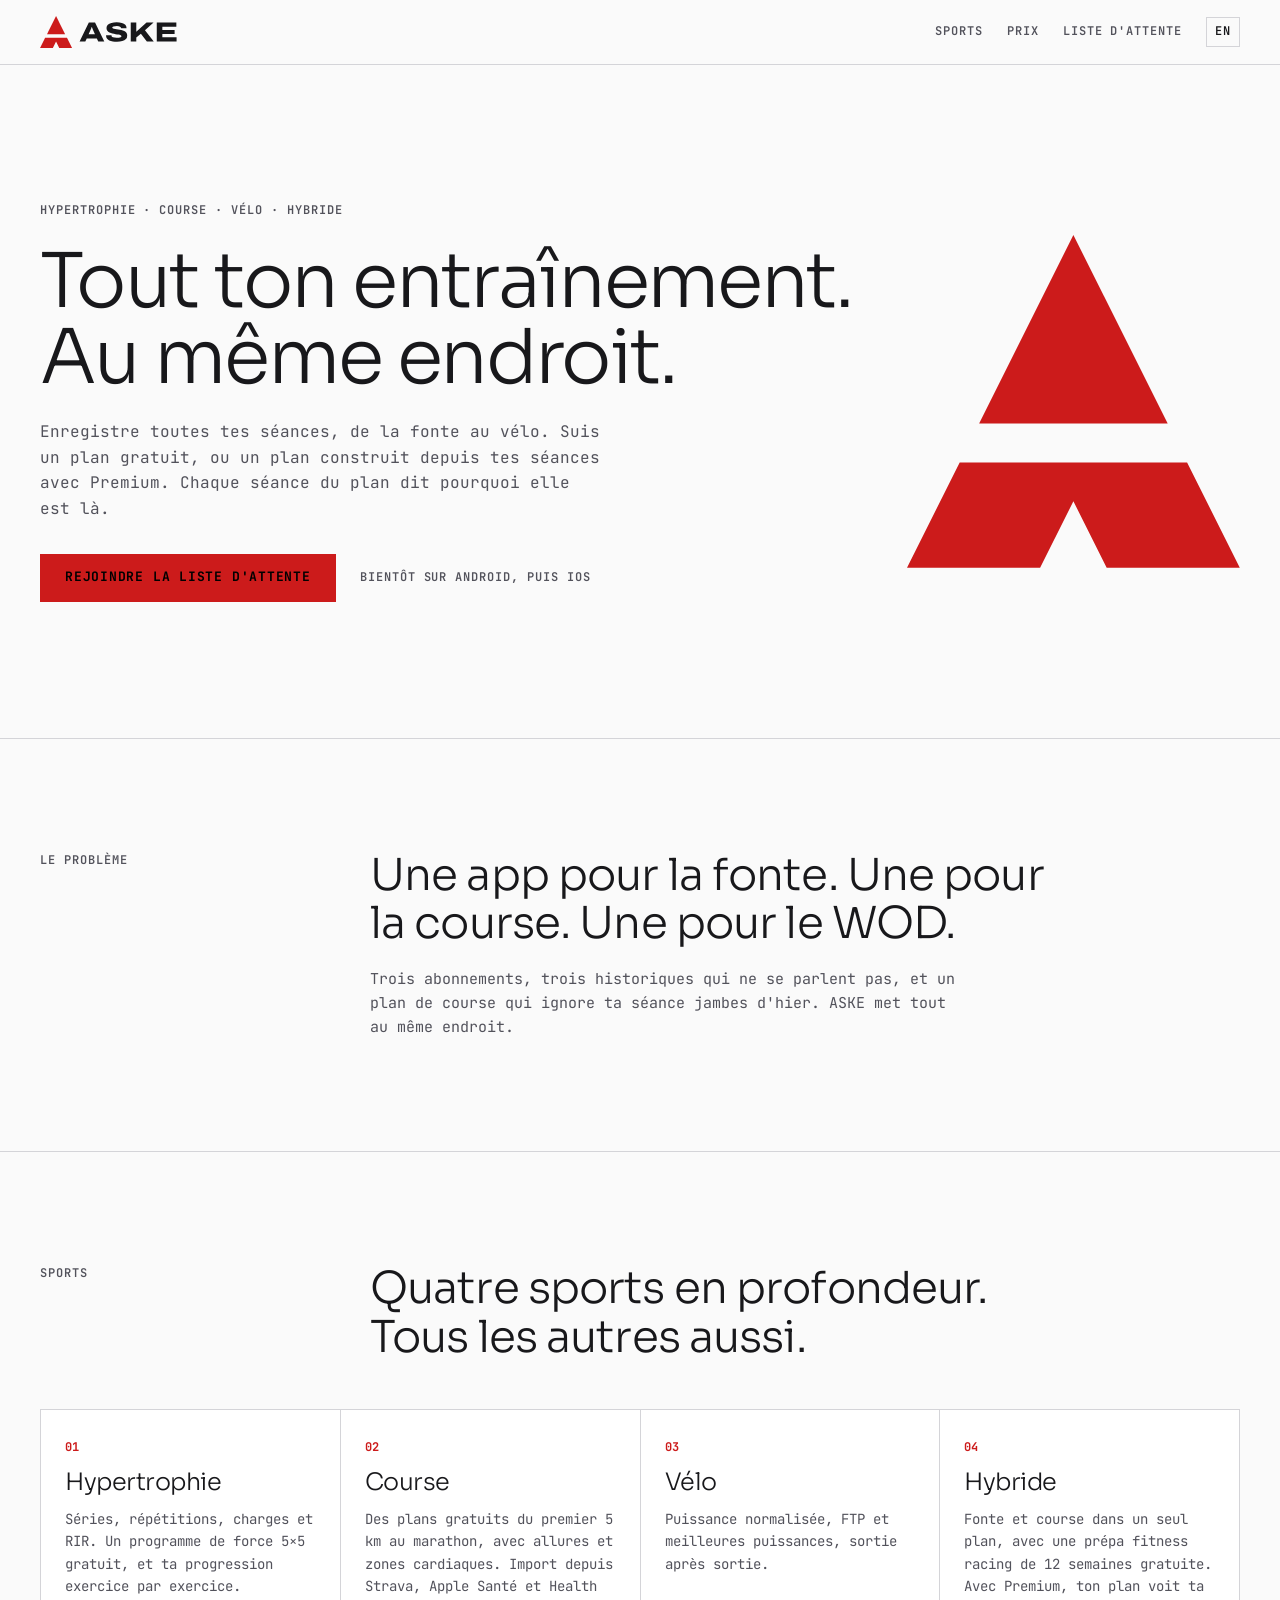
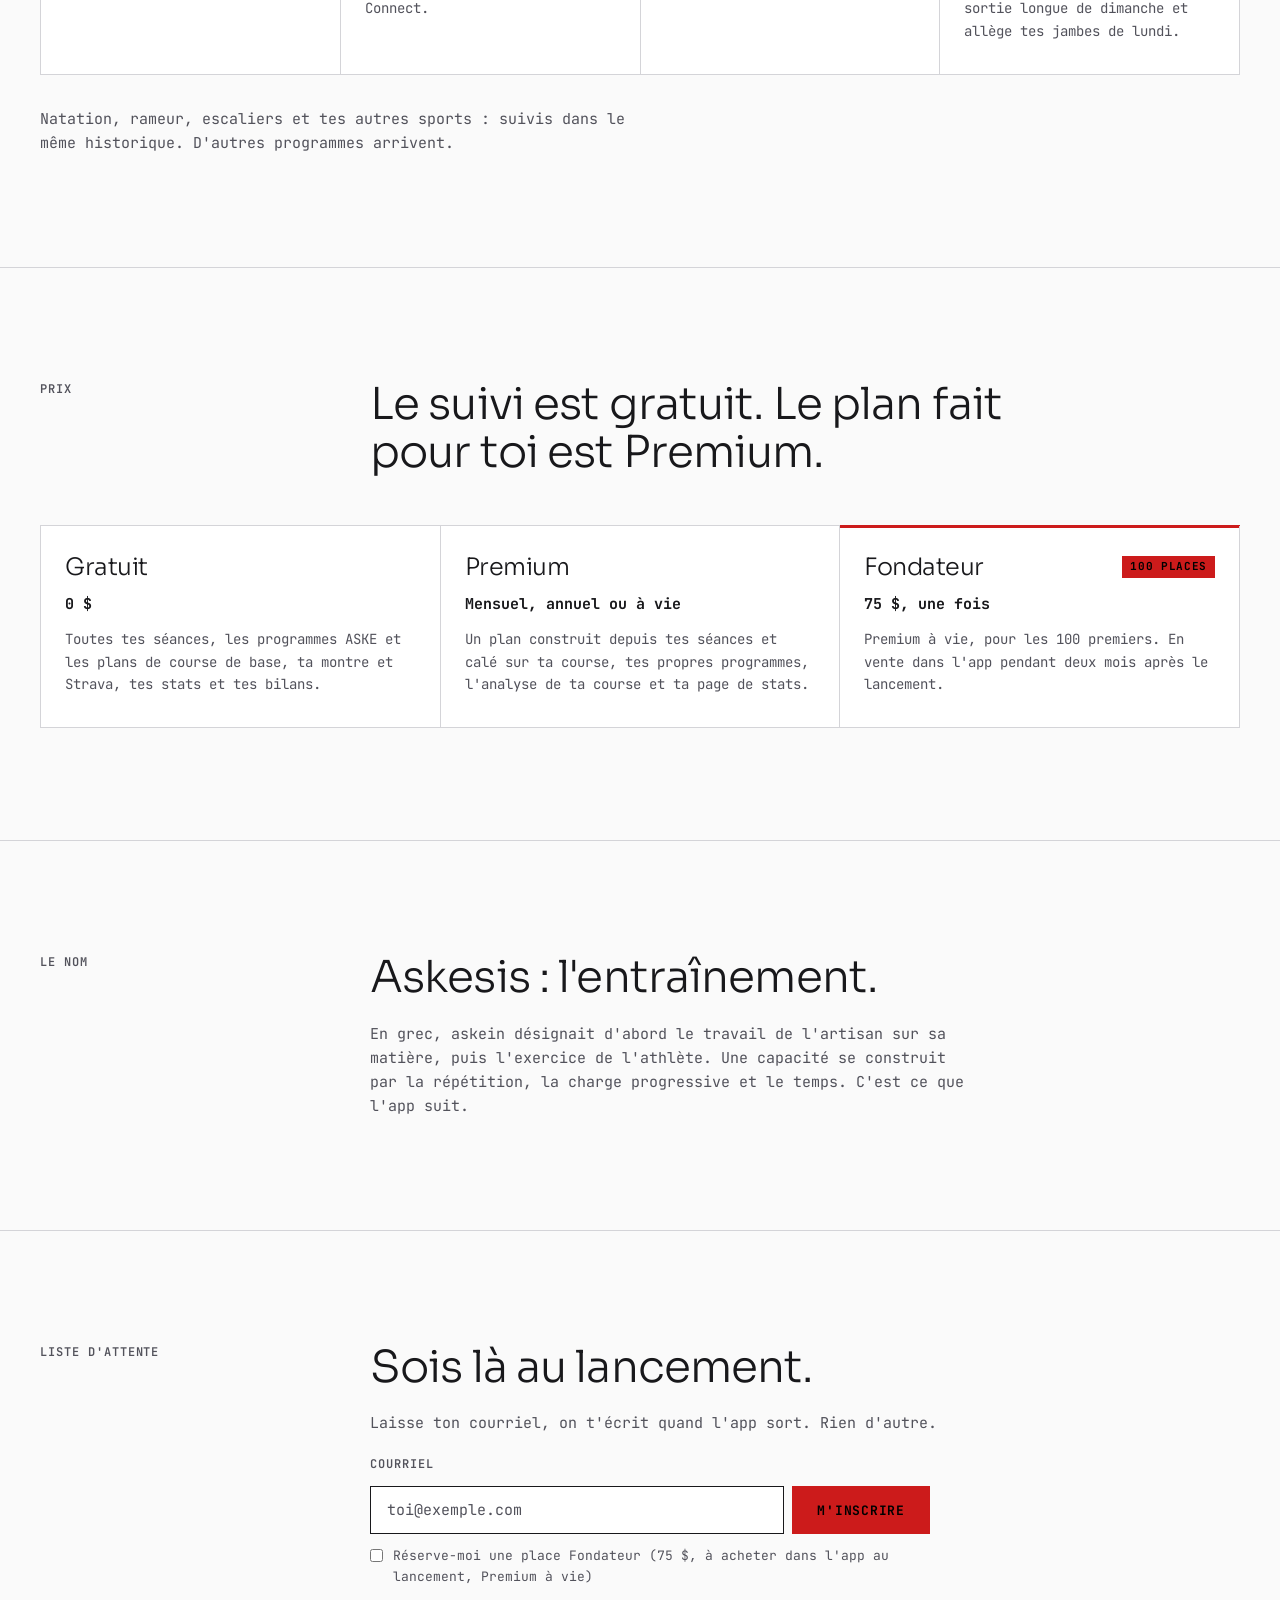
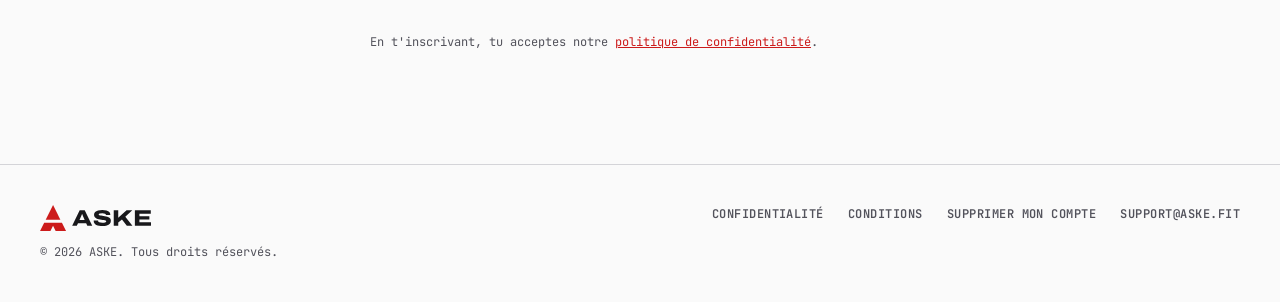
<file: index.html>
<!DOCTYPE html><html lang="fr"><head><meta charset="utf-8"><meta name="viewport" content="width=device-width, initial-scale=1"><title>ASKE - App de musculation, course et vélo</title><meta name="description" content="App de suivi d'entraînement pour la musculation, la course, le vélo et l'hybride. Des plans gratuits du premier 5 km au marathon, et tous tes sports au même endroit."><link rel="canonical" href="https://aske.fit/"><link rel="alternate" hreflang="fr" href="https://aske.fit/"><link rel="alternate" hreflang="en" href="https://aske.fit/en/"><link rel="alternate" hreflang="x-default" href="https://aske.fit/"><link rel="icon" type="image/svg+xml" href="/favicon.svg"><link rel="icon" type="image/png" href="/favicon.png"><link rel="apple-touch-icon" href="/apple-touch-icon.png"><meta name="theme-color" content="#cc1b1b"><meta property="og:type" content="website"><meta property="og:site_name" content="ASKE"><meta property="og:title" content="ASKE - App de musculation, course et vélo"><meta property="og:description" content="App de suivi d'entraînement pour la musculation, la course, le vélo et l'hybride. Des plans gratuits du premier 5 km au marathon, et tous tes sports au même endroit."><meta property="og:url" content="https://aske.fit/"><meta property="og:image" content="https://aske.fit/apercu.png"><meta property="og:locale" content="fr_CA"><meta name="twitter:card" content="summary"><script type="application/ld+json">{"@context":"https://schema.org","@type":"SoftwareApplication","name":"ASKE","description":"App de suivi d'entraînement pour la musculation, la course, le vélo et l'hybride. Des plans gratuits du premier 5 km au marathon, et tous tes sports au même endroit.","url":"https://aske.fit/","image":"https://aske.fit/apercu.png","inLanguage":"fr-CA","applicationCategory":"HealthApplication","applicationSubCategory":"Entraînement","operatingSystem":"Android, iOS","offers":{"@type":"Offer","price":"0","priceCurrency":"CAD"},"publisher":{"@type":"Organization","name":"ASKE","url":"https://aske.fit/"}}</script><style>@font-face{font-family:"JetBrains Mono-d192f39808fb38ab";src:url("/_astro/fonts/81133e6a08c1533e.woff2") format("woff2");font-display:swap;unicode-range:U+0000-00FF,U+0131,U+0152-0153,U+02BB-02BC,U+02C6,U+02DA,U+02DC,U+0304,U+0308,U+0329,U+2000-206F,U+20AC,U+2122,U+2191,U+2193,U+2212,U+2215,U+FEFF,U+FFFD;font-weight:400;font-style:normal;}@font-face{font-family:"JetBrains Mono-d192f39808fb38ab";src:url("/_astro/fonts/14d18de6c4f4b80f.woff2") format("woff2");font-display:swap;unicode-range:U+0000-00FF,U+0131,U+0152-0153,U+02BB-02BC,U+02C6,U+02DA,U+02DC,U+0304,U+0308,U+0329,U+2000-206F,U+20AC,U+2122,U+2191,U+2193,U+2212,U+2215,U+FEFF,U+FFFD;font-weight:600;font-style:normal;}@font-face{font-family:"JetBrains Mono-d192f39808fb38ab";src:url("/_astro/fonts/954d4fd4837b74b5.woff2") format("woff2");font-display:swap;unicode-range:U+0000-00FF,U+0131,U+0152-0153,U+02BB-02BC,U+02C6,U+02DA,U+02DC,U+0304,U+0308,U+0329,U+2000-206F,U+20AC,U+2122,U+2191,U+2193,U+2212,U+2215,U+FEFF,U+FFFD;font-weight:700;font-style:normal;}@font-face{font-family:"JetBrains Mono-d192f39808fb38ab";src:url("/_astro/fonts/4a5dbff24a66261e.woff2") format("woff2");font-display:swap;unicode-range:U+0100-02BA,U+02BD-02C5,U+02C7-02CC,U+02CE-02D7,U+02DD-02FF,U+0304,U+0308,U+0329,U+1D00-1DBF,U+1E00-1E9F,U+1EF2-1EFF,U+2020,U+20A0-20AB,U+20AD-20C0,U+2113,U+2C60-2C7F,U+A720-A7FF;font-weight:400;font-style:normal;}@font-face{font-family:"JetBrains Mono-d192f39808fb38ab";src:url("/_astro/fonts/8efcdfd190ec5e2a.woff2") format("woff2");font-display:swap;unicode-range:U+0100-02BA,U+02BD-02C5,U+02C7-02CC,U+02CE-02D7,U+02DD-02FF,U+0304,U+0308,U+0329,U+1D00-1DBF,U+1E00-1E9F,U+1EF2-1EFF,U+2020,U+20A0-20AB,U+20AD-20C0,U+2113,U+2C60-2C7F,U+A720-A7FF;font-weight:600;font-style:normal;}@font-face{font-family:"JetBrains Mono-d192f39808fb38ab";src:url("/_astro/fonts/86fa0ff5c3dd93f3.woff2") format("woff2");font-display:swap;unicode-range:U+0100-02BA,U+02BD-02C5,U+02C7-02CC,U+02CE-02D7,U+02DD-02FF,U+0304,U+0308,U+0329,U+1D00-1DBF,U+1E00-1E9F,U+1EF2-1EFF,U+2020,U+20A0-20AB,U+20AD-20C0,U+2113,U+2C60-2C7F,U+A720-A7FF;font-weight:700;font-style:normal;}@font-face{font-family:"JetBrains Mono-d192f39808fb38ab fallback: Courier New";src:local("Courier New");font-display:swap;font-weight:400;font-style:normal;size-adjust:99.9837%;ascent-override:102.0166%;descent-override:30.0049%;}@font-face{font-family:"JetBrains Mono-d192f39808fb38ab fallback: Courier New";src:local("Courier New");font-display:swap;font-weight:600;font-style:normal;size-adjust:99.9837%;ascent-override:102.0166%;descent-override:30.0049%;}@font-face{font-family:"JetBrains Mono-d192f39808fb38ab fallback: Courier New";src:local("Courier New");font-display:swap;font-weight:700;font-style:normal;size-adjust:99.9837%;ascent-override:102.0166%;descent-override:30.0049%;}@font-face{font-family:"JetBrains Mono-d192f39808fb38ab fallback: Courier New";src:local("Courier New");font-display:swap;font-weight:400;font-style:normal;size-adjust:99.9837%;ascent-override:102.0166%;descent-override:30.0049%;}@font-face{font-family:"JetBrains Mono-d192f39808fb38ab fallback: Courier New";src:local("Courier New");font-display:swap;font-weight:600;font-style:normal;size-adjust:99.9837%;ascent-override:102.0166%;descent-override:30.0049%;}@font-face{font-family:"JetBrains Mono-d192f39808fb38ab fallback: Courier New";src:local("Courier New");font-display:swap;font-weight:700;font-style:normal;size-adjust:99.9837%;ascent-override:102.0166%;descent-override:30.0049%;}:root{--font-mono:"JetBrains Mono-d192f39808fb38ab","JetBrains Mono-d192f39808fb38ab fallback: Courier New",monospace;}</style><link rel="preload" href="/_astro/fonts/81133e6a08c1533e.woff2" as="font" type="font/woff2" crossorigin><link rel="preload" href="/_astro/fonts/14d18de6c4f4b80f.woff2" as="font" type="font/woff2" crossorigin><link rel="preload" href="/_astro/fonts/954d4fd4837b74b5.woff2" as="font" type="font/woff2" crossorigin><link rel="preload" href="/_astro/fonts/4a5dbff24a66261e.woff2" as="font" type="font/woff2" crossorigin><link rel="preload" href="/_astro/fonts/8efcdfd190ec5e2a.woff2" as="font" type="font/woff2" crossorigin><link rel="preload" href="/_astro/fonts/86fa0ff5c3dd93f3.woff2" as="font" type="font/woff2" crossorigin><style>@font-face{font-family:Sora-f161dcfc547be651;src:url("/_astro/fonts/be415f25fe1f2206.woff2") format("woff2");font-display:swap;unicode-range:U+0000-00FF,U+0131,U+0152-0153,U+02BB-02BC,U+02C6,U+02DA,U+02DC,U+0304,U+0308,U+0329,U+2000-206F,U+20AC,U+2122,U+2191,U+2193,U+2212,U+2215,U+FEFF,U+FFFD;font-weight:300;font-style:normal;}@font-face{font-family:Sora-f161dcfc547be651;src:url("/_astro/fonts/0375800f6a881f2b.woff2") format("woff2");font-display:swap;unicode-range:U+0000-00FF,U+0131,U+0152-0153,U+02BB-02BC,U+02C6,U+02DA,U+02DC,U+0304,U+0308,U+0329,U+2000-206F,U+20AC,U+2122,U+2191,U+2193,U+2212,U+2215,U+FEFF,U+FFFD;font-weight:500;font-style:normal;}@font-face{font-family:Sora-f161dcfc547be651;src:url("/_astro/fonts/8532a4573a9ff8f9.woff2") format("woff2");font-display:swap;unicode-range:U+0100-02BA,U+02BD-02C5,U+02C7-02CC,U+02CE-02D7,U+02DD-02FF,U+0304,U+0308,U+0329,U+1D00-1DBF,U+1E00-1E9F,U+1EF2-1EFF,U+2020,U+20A0-20AB,U+20AD-20C0,U+2113,U+2C60-2C7F,U+A720-A7FF;font-weight:300;font-style:normal;}@font-face{font-family:Sora-f161dcfc547be651;src:url("/_astro/fonts/f98da66c596d25b6.woff2") format("woff2");font-display:swap;unicode-range:U+0100-02BA,U+02BD-02C5,U+02C7-02CC,U+02CE-02D7,U+02DD-02FF,U+0304,U+0308,U+0329,U+1D00-1DBF,U+1E00-1E9F,U+1EF2-1EFF,U+2020,U+20A0-20AB,U+20AD-20C0,U+2113,U+2C60-2C7F,U+A720-A7FF;font-weight:500;font-style:normal;}@font-face{font-family:"Sora-f161dcfc547be651 fallback: Arial";src:local("Arial");font-display:swap;font-weight:300;font-style:normal;size-adjust:112.6064%;ascent-override:86.1408%;descent-override:25.7534%;line-gap-override:0%;}@font-face{font-family:"Sora-f161dcfc547be651 fallback: Arial";src:local("Arial");font-display:swap;font-weight:500;font-style:normal;size-adjust:112.6064%;ascent-override:86.1408%;descent-override:25.7534%;line-gap-override:0%;}@font-face{font-family:"Sora-f161dcfc547be651 fallback: Arial";src:local("Arial");font-display:swap;font-weight:300;font-style:normal;size-adjust:112.6064%;ascent-override:86.1408%;descent-override:25.7534%;line-gap-override:0%;}@font-face{font-family:"Sora-f161dcfc547be651 fallback: Arial";src:local("Arial");font-display:swap;font-weight:500;font-style:normal;size-adjust:112.6064%;ascent-override:86.1408%;descent-override:25.7534%;line-gap-override:0%;}:root{--font-sans:Sora-f161dcfc547be651,"Sora-f161dcfc547be651 fallback: Arial",sans-serif;}</style><link rel="preload" href="/_astro/fonts/be415f25fe1f2206.woff2" as="font" type="font/woff2" crossorigin><link rel="preload" href="/_astro/fonts/0375800f6a881f2b.woff2" as="font" type="font/woff2" crossorigin><link rel="preload" href="/_astro/fonts/8532a4573a9ff8f9.woff2" as="font" type="font/woff2" crossorigin><link rel="preload" href="/_astro/fonts/f98da66c596d25b6.woff2" as="font" type="font/woff2" crossorigin><script type="module" src="/_astro/Statistiques.astro_astro_type_script_index_0_lang.Bt44lDRR.js"></script><style>:root{color-scheme:light dark;--brand:#cc1b1b;--brand-pressed:#b81f14;--bg-main:#fafafa;--bg-card:#fff;--bg-sunken:#f4f4f5;--bg-inverse:#18181b;--text-primary:#18181b;--text-secondary:#52525b;--text-tertiary:#52525b;--text-on-primary:#000;--text-inverse:#fff;--text-link:#cc1b1b;--text-danger:#c81e1e;--text-success:#047857;--border-default:#d4d4d8;--border-strong:#18181b;--page-max:1440px;--gutter:clamp(16px, 4vw, 40px)}@media (prefers-color-scheme:dark){:root{--bg-main:#000;--bg-card:#18181b;--bg-sunken:#09090b;--bg-inverse:#d4d4d8;--text-primary:#fafafa;--text-secondary:#a1a1aa;--text-tertiary:#71717a;--text-inverse:#000;--text-danger:#ef4444;--text-success:#10b981;--border-default:#27272a;--border-strong:#52525b}}*,:before,:after{box-sizing:border-box}html{-webkit-text-size-adjust:100%;scroll-behavior:smooth}body{background:var(--bg-main);color:var(--text-primary);font-family:var(--font-mono);-webkit-font-smoothing:antialiased;margin:0;font-size:15px;line-height:1.6}h1,h2,h3{font-family:var(--font-sans);letter-spacing:-.02em;margin:0;font-weight:300;line-height:1.1}p{margin:0}a{color:var(--text-link)}:focus-visible{outline:2px solid var(--brand);outline-offset:2px}.wrap{max-width:var(--page-max);padding:0 var(--gutter);margin:0 auto}.label{font-family:var(--font-mono);letter-spacing:.08em;text-transform:uppercase;color:var(--text-secondary);font-size:12px;font-weight:600}.btn{min-height:48px;font-family:var(--font-mono);letter-spacing:.06em;text-transform:uppercase;cursor:pointer;border:1px solid #0000;justify-content:center;align-items:center;padding:0 24px;font-size:13px;font-weight:700;text-decoration:none;display:inline-flex}.btn-primary{background:var(--brand);color:var(--text-on-primary)}.btn-primary:hover{background:var(--brand-pressed)}.btn-primary:disabled{opacity:.6;cursor:progress}.btn-secondary{color:var(--text-primary);border-color:var(--border-strong);background:0 0}.logo[data-astro-cid-f7espo7c]{display:block}.marque[data-astro-cid-f7espo7c]{fill:var(--brand)}.mot[data-astro-cid-f7espo7c]{fill:currentColor}
</style><link rel="stylesheet" href="/_astro/Accueil.CSq6NTC8.css"><style>.entete[data-astro-cid-nen7h5rs]{z-index:10;background:var(--bg-main);border-bottom:1px solid var(--border-default);position:sticky;top:0}.barre[data-astro-cid-nen7h5rs]{justify-content:space-between;align-items:center;height:64px;display:flex}.accueil[data-astro-cid-nen7h5rs]{color:var(--text-primary)}.nav[data-astro-cid-nen7h5rs]{align-items:center;gap:24px;display:flex}.lien[data-astro-cid-nen7h5rs]{letter-spacing:.08em;text-transform:uppercase;color:var(--text-secondary);font-size:12px;font-weight:600;text-decoration:none}.lien[data-astro-cid-nen7h5rs]:hover{color:var(--text-primary)}.langue[data-astro-cid-nen7h5rs]{border:1px solid var(--border-default);color:var(--text-primary);padding:4px 8px}@media (width<=640px){.masque-mobile[data-astro-cid-nen7h5rs]{display:none}.nav[data-astro-cid-nen7h5rs]{gap:16px}}.pied[data-astro-cid-jo6i4kqk]{border-top:1px solid var(--border-default);padding:40px 0}.contenu[data-astro-cid-jo6i4kqk]{flex-wrap:wrap;justify-content:space-between;gap:24px;display:flex}.marque[data-astro-cid-jo6i4kqk]{color:var(--text-primary);flex-direction:column;gap:12px;display:flex}.droits[data-astro-cid-jo6i4kqk]{color:var(--text-tertiary);font-size:12px}.liens[data-astro-cid-jo6i4kqk]{flex-wrap:wrap;align-items:flex-start;gap:12px 24px;display:flex}.liens[data-astro-cid-jo6i4kqk] a[data-astro-cid-jo6i4kqk]{letter-spacing:.04em;text-transform:uppercase;color:var(--text-secondary);font-size:12px;font-weight:600;text-decoration:none}.liens[data-astro-cid-jo6i4kqk] a[data-astro-cid-jo6i4kqk]:hover{color:var(--text-primary)}
</style></head><body><header class="entete" data-astro-cid-nen7h5rs><div class="wrap barre" data-astro-cid-nen7h5rs><a href="/" class="accueil" aria-label="ASKE" data-astro-cid-nen7h5rs><svg class="logo" viewBox="0 0 435.16 102" height="32" width="136.64" role="img" aria-label="ASKE" data-astro-cid-f7espo7c><g transform="scale(1.7) translate(-2 -2)" data-astro-cid-f7espo7c><path class="marque" d="M32 2 L49 36 H15 Z" data-astro-cid-f7espo7c></path><path class="marque" d="M11.5 43 H52.5 L62 62 H38 L32 50 L26 62 H2 Z" data-astro-cid-f7espo7c></path></g><path class="mot" d="M144.31 81L126 81L155.48 21L175.27 21L204.75 81L185.48 81L180.94 71.41L148.85 71.41L144.31 81M160.19 46.20L154.78 58.41L175.01 58.41L169.60 46.20Q169.08 45.16 168.21 42.93Q167.34 40.71 166.47 38.53Q165.59 36.35 165.33 35.39L164.63 35.39Q164.02 36.96 163.19 39.05Q162.37 41.15 161.54 43.11Q160.71 45.07 160.19 46.20M245.48 82.05Q238.06 82.05 231.74 81.17Q225.42 80.30 220.62 78.08Q215.83 75.85 213.17 71.97Q210.51 68.09 210.42 62.08Q210.42 61.90 210.46 61.64Q210.51 61.38 210.51 61.12L227.95 61.12Q227.77 61.81 227.77 62.60Q227.77 66.61 232.26 68.09Q236.76 69.58 244.17 69.58Q247.48 69.58 251.06 69.18Q254.63 68.79 257.08 67.66Q259.52 66.52 259.52 64.26Q259.52 62.16 256.94 61.03Q254.37 59.90 250.14 59.24Q245.91 58.59 240.81 57.93Q235.71 57.28 230.61 56.15Q225.51 55.01 221.23 52.92Q216.96 50.83 214.39 47.34Q211.81 43.85 211.81 38.35Q211.81 31.99 216 27.93Q220.19 23.88 227.51 21.92Q234.84 19.95 244.17 19.95Q253.67 19.95 260.74 21.92Q267.80 23.88 271.73 27.89Q275.65 31.90 275.65 37.92L275.65 39.14L258.47 39.14L258.47 38.44Q258.47 35.74 254.98 33.91Q251.49 32.08 245.04 32.08Q237.19 32.08 233.66 33.51Q230.13 34.95 230.13 36.96Q230.13 38.97 232.70 40.01Q235.27 41.06 239.55 41.67Q243.82 42.28 248.88 42.93Q253.94 43.59 259.04 44.68Q264.14 45.77 268.41 47.77Q272.69 49.78 275.26 53.18Q277.83 56.58 277.83 61.90Q277.83 69.14 273.65 73.59Q269.46 78.03 262.13 80.04Q254.81 82.05 245.48 82.05M306.78 81L289.08 81L289.08 21L306.78 21L306.78 50.13L339.40 21L361.81 21L334.43 45.77L362.42 81L340.45 81L321.35 56.41L306.78 68.18L306.78 81M435.16 81L372.02 81L372.02 21L434.46 21L434.46 34.17L389.81 34.17L389.81 44.28L428.88 44.28L428.88 57.02L389.81 57.02L389.81 67.83L435.16 67.83" data-astro-cid-f7espo7c></path></svg></a><nav class="nav" aria-label="Navigation" data-astro-cid-nen7h5rs><a href="/#sports" class="lien masque-mobile" data-astro-cid-nen7h5rs>Sports</a><a href="/#prix" class="lien masque-mobile" data-astro-cid-nen7h5rs>Prix</a><a href="/#liste" class="lien" data-astro-cid-nen7h5rs>Liste d&#39;attente</a><a href="/en/" hreflang="en" lang="en" class="lien langue" aria-label="English" data-astro-cid-nen7h5rs>EN</a></nav></div></header><main><section class="hero" data-astro-cid-fixlnrjr><div class="wrap hero-grille" data-astro-cid-fixlnrjr><div class="hero-contenu" data-astro-cid-fixlnrjr><p class="label" data-astro-cid-fixlnrjr>Hypertrophie · Course · Vélo · Hybride</p><h1 class="hero-titre" data-astro-cid-fixlnrjr>Tout ton entraînement.<br /><span class="ligne">Au même endroit.</span></h1><p class="hero-texte" data-astro-cid-fixlnrjr>Enregistre toutes tes séances, de la fonte au vélo. Suis un plan gratuit, ou un plan construit depuis tes séances avec Premium. Chaque séance du plan dit pourquoi elle est là.</p><div class="hero-actions" data-astro-cid-fixlnrjr><a href="#liste" class="btn btn-primary" data-astro-cid-fixlnrjr>Rejoindre la liste d&#39;attente</a><span class="label" data-astro-cid-fixlnrjr>Bientôt sur Android, puis iOS</span></div></div><svg class="hero-marque" viewBox="2 2 60 60" aria-hidden="true" data-astro-cid-fixlnrjr><path d="M32 2 L49 36 H15 Z" data-astro-cid-fixlnrjr></path><path d="M11.5 43 H52.5 L62 62 H38 L32 50 L26 62 H2 Z" data-astro-cid-fixlnrjr></path></svg></div></section><section class="section" data-astro-cid-fixlnrjr><div class="wrap colonnes" data-astro-cid-fixlnrjr><p class="label" data-astro-cid-fixlnrjr>Le problème</p><div class="corps" data-astro-cid-fixlnrjr><h2 class="titre-section" data-astro-cid-fixlnrjr>Une app pour la fonte. Une pour la course. Une pour le WOD.</h2><p class="texte" data-astro-cid-fixlnrjr>Trois abonnements, trois historiques qui ne se parlent pas, et un plan de course qui ignore ta séance jambes d&#39;hier. ASKE met tout au même endroit.</p></div></div></section><section class="section" id="sports" data-astro-cid-fixlnrjr><div class="wrap" data-astro-cid-fixlnrjr><div class="colonnes entete-section" data-astro-cid-fixlnrjr><p class="label" data-astro-cid-fixlnrjr>Sports</p><h2 class="titre-section corps" data-astro-cid-fixlnrjr>Quatre sports en profondeur. Tous les autres aussi.</h2></div><ol class="grille grille-4" data-astro-cid-fixlnrjr><li class="case" data-astro-cid-fixlnrjr><span class="numero" data-astro-cid-fixlnrjr>01</span><h3 class="nom" data-astro-cid-fixlnrjr>Hypertrophie</h3><p class="texte-case" data-astro-cid-fixlnrjr>Séries, répétitions, charges et RIR. Un programme de force 5×5 gratuit, et ta progression exercice par exercice.</p></li><li class="case" data-astro-cid-fixlnrjr><span class="numero" data-astro-cid-fixlnrjr>02</span><h3 class="nom" data-astro-cid-fixlnrjr>Course</h3><p class="texte-case" data-astro-cid-fixlnrjr>Des plans gratuits du premier 5 km au marathon, avec allures et zones cardiaques. Import depuis Strava, Apple Santé et Health Connect.</p></li><li class="case" data-astro-cid-fixlnrjr><span class="numero" data-astro-cid-fixlnrjr>03</span><h3 class="nom" data-astro-cid-fixlnrjr>Vélo</h3><p class="texte-case" data-astro-cid-fixlnrjr>Puissance normalisée, FTP et meilleures puissances, sortie après sortie.</p></li><li class="case" data-astro-cid-fixlnrjr><span class="numero" data-astro-cid-fixlnrjr>04</span><h3 class="nom" data-astro-cid-fixlnrjr>Hybride</h3><p class="texte-case" data-astro-cid-fixlnrjr>Fonte et course dans un seul plan, avec une prépa fitness racing de 12 semaines gratuite. Avec Premium, ton plan voit ta sortie longue de dimanche et allège tes jambes de lundi.</p></li></ol><p class="texte autres" data-astro-cid-fixlnrjr>Natation, rameur, escaliers et tes autres sports : suivis dans le même historique. D&#39;autres programmes arrivent.</p></div></section><section class="section" id="prix" data-astro-cid-fixlnrjr><div class="wrap" data-astro-cid-fixlnrjr><div class="colonnes entete-section" data-astro-cid-fixlnrjr><p class="label" data-astro-cid-fixlnrjr>Prix</p><h2 class="titre-section corps" data-astro-cid-fixlnrjr>Le suivi est gratuit. Le plan fait pour toi est Premium.</h2></div><ul class="grille grille-3" data-astro-cid-fixlnrjr><li class="case" data-astro-cid-fixlnrjr><div class="case-entete" data-astro-cid-fixlnrjr><h3 class="nom" data-astro-cid-fixlnrjr>Gratuit</h3></div><p class="prix" data-astro-cid-fixlnrjr>0 $</p><p class="texte-case" data-astro-cid-fixlnrjr>Toutes tes séances, les programmes ASKE et les plans de course de base, ta montre et Strava, tes stats et tes bilans.</p></li><li class="case" data-astro-cid-fixlnrjr><div class="case-entete" data-astro-cid-fixlnrjr><h3 class="nom" data-astro-cid-fixlnrjr>Premium</h3></div><p class="prix" data-astro-cid-fixlnrjr>Mensuel, annuel ou à vie</p><p class="texte-case" data-astro-cid-fixlnrjr>Un plan construit depuis tes séances et calé sur ta course, tes propres programmes, l&#39;analyse de ta course et ta page de stats.</p></li><li class="case vedette" data-astro-cid-fixlnrjr><div class="case-entete" data-astro-cid-fixlnrjr><h3 class="nom" data-astro-cid-fixlnrjr>Fondateur</h3><span class="tag" data-astro-cid-fixlnrjr>100 places</span></div><p class="prix" data-astro-cid-fixlnrjr>75 $, une fois</p><p class="texte-case" data-astro-cid-fixlnrjr>Premium à vie, pour les 100 premiers. En vente dans l&#39;app pendant deux mois après le lancement.</p></li></ul></div></section><section class="section" data-astro-cid-fixlnrjr><div class="wrap colonnes" data-astro-cid-fixlnrjr><p class="label" data-astro-cid-fixlnrjr>Le nom</p><div class="corps" data-astro-cid-fixlnrjr><h2 class="titre-section" data-astro-cid-fixlnrjr>Askesis : l&#39;entraînement.</h2><p class="texte" data-astro-cid-fixlnrjr>En grec, askein désignait d&#39;abord le travail de l&#39;artisan sur sa matière, puis l&#39;exercice de l&#39;athlète. Une capacité se construit par la répétition, la charge progressive et le temps. C&#39;est ce que l&#39;app suit.</p></div></div></section><section class="section liste" id="liste" data-astro-cid-fixlnrjr><div class="wrap colonnes" data-astro-cid-fixlnrjr><p class="label" data-astro-cid-fixlnrjr>Liste d&#39;attente</p><div class="corps" data-astro-cid-fixlnrjr><h2 class="titre-section" data-astro-cid-fixlnrjr>Sois là au lancement.</h2><p class="texte" data-astro-cid-fixlnrjr>Laisse ton courriel, on t&#39;écrit quand l&#39;app sort. Rien d&#39;autre.</p><form class="formulaire" data-liste-attente data-langue="fr" data-messages="{&quot;envoyer&quot;:&quot;M'inscrire&quot;,&quot;envoi&quot;:&quot;Envoi…&quot;,&quot;succes&quot;:&quot;C'est noté. On t'écrit au lancement.&quot;,&quot;erreur&quot;:&quot;L'inscription n'est pas passée. Réessaie dans un instant.&quot;,&quot;invalide&quot;:&quot;Ce courriel ne semble pas valide.&quot;}" novalidate data-astro-cid-6zrixzer><label class="label" for="liste-courriel" data-astro-cid-6zrixzer>Courriel</label><div class="ligne" data-astro-cid-6zrixzer><input id="liste-courriel" name="courriel" type="email" autocomplete="email" inputmode="email" required maxlength="254" placeholder="toi@exemple.com" class="champ" data-astro-cid-6zrixzer><button type="submit" class="btn btn-primary" data-astro-cid-6zrixzer>M&#39;inscrire</button></div><label class="case" data-astro-cid-6zrixzer><input type="checkbox" name="fondateur" data-astro-cid-6zrixzer><span data-astro-cid-6zrixzer>Réserve-moi une place Fondateur (75 $, à acheter dans l&#39;app au lancement, Premium à vie)</span></label><p class="statut" role="status" aria-live="polite" data-astro-cid-6zrixzer></p><p class="mention" data-astro-cid-6zrixzer>En t&#39;inscrivant, tu acceptes notre <a href="/confidentialite/" data-astro-cid-6zrixzer>politique de confidentialité</a>.</p></form><script type="module" src="/_astro/ListeAttente.astro_astro_type_script_index_0_lang.BYNGGyfv.js"></script></div></div></section></main><footer class="pied" data-astro-cid-jo6i4kqk><div class="wrap contenu" data-astro-cid-jo6i4kqk><div class="marque" data-astro-cid-jo6i4kqk><svg class="logo" viewBox="0 0 435.16 102" height="26" width="111.01999999999998" role="img" aria-label="ASKE" data-astro-cid-f7espo7c><g transform="scale(1.7) translate(-2 -2)" data-astro-cid-f7espo7c><path class="marque" d="M32 2 L49 36 H15 Z" data-astro-cid-f7espo7c></path><path class="marque" d="M11.5 43 H52.5 L62 62 H38 L32 50 L26 62 H2 Z" data-astro-cid-f7espo7c></path></g><path class="mot" d="M144.31 81L126 81L155.48 21L175.27 21L204.75 81L185.48 81L180.94 71.41L148.85 71.41L144.31 81M160.19 46.20L154.78 58.41L175.01 58.41L169.60 46.20Q169.08 45.16 168.21 42.93Q167.34 40.71 166.47 38.53Q165.59 36.35 165.33 35.39L164.63 35.39Q164.02 36.96 163.19 39.05Q162.37 41.15 161.54 43.11Q160.71 45.07 160.19 46.20M245.48 82.05Q238.06 82.05 231.74 81.17Q225.42 80.30 220.62 78.08Q215.83 75.85 213.17 71.97Q210.51 68.09 210.42 62.08Q210.42 61.90 210.46 61.64Q210.51 61.38 210.51 61.12L227.95 61.12Q227.77 61.81 227.77 62.60Q227.77 66.61 232.26 68.09Q236.76 69.58 244.17 69.58Q247.48 69.58 251.06 69.18Q254.63 68.79 257.08 67.66Q259.52 66.52 259.52 64.26Q259.52 62.16 256.94 61.03Q254.37 59.90 250.14 59.24Q245.91 58.59 240.81 57.93Q235.71 57.28 230.61 56.15Q225.51 55.01 221.23 52.92Q216.96 50.83 214.39 47.34Q211.81 43.85 211.81 38.35Q211.81 31.99 216 27.93Q220.19 23.88 227.51 21.92Q234.84 19.95 244.17 19.95Q253.67 19.95 260.74 21.92Q267.80 23.88 271.73 27.89Q275.65 31.90 275.65 37.92L275.65 39.14L258.47 39.14L258.47 38.44Q258.47 35.74 254.98 33.91Q251.49 32.08 245.04 32.08Q237.19 32.08 233.66 33.51Q230.13 34.95 230.13 36.96Q230.13 38.97 232.70 40.01Q235.27 41.06 239.55 41.67Q243.82 42.28 248.88 42.93Q253.94 43.59 259.04 44.68Q264.14 45.77 268.41 47.77Q272.69 49.78 275.26 53.18Q277.83 56.58 277.83 61.90Q277.83 69.14 273.65 73.59Q269.46 78.03 262.13 80.04Q254.81 82.05 245.48 82.05M306.78 81L289.08 81L289.08 21L306.78 21L306.78 50.13L339.40 21L361.81 21L334.43 45.77L362.42 81L340.45 81L321.35 56.41L306.78 68.18L306.78 81M435.16 81L372.02 81L372.02 21L434.46 21L434.46 34.17L389.81 34.17L389.81 44.28L428.88 44.28L428.88 57.02L389.81 57.02L389.81 67.83L435.16 67.83" data-astro-cid-f7espo7c></path></svg><p class="droits" data-astro-cid-jo6i4kqk>© 2026 ASKE. Tous droits réservés.</p></div><nav class="liens" aria-label="Contact" data-astro-cid-jo6i4kqk><a href="/confidentialite/" data-astro-cid-jo6i4kqk>Confidentialité</a><a href="/conditions/" data-astro-cid-jo6i4kqk>Conditions</a><a href="/suppression-compte/" data-astro-cid-jo6i4kqk>Supprimer mon compte</a><a href="mailto:support@aske.fit" data-astro-cid-jo6i4kqk>support@aske.fit</a></nav></div></footer></body></html>
</file>
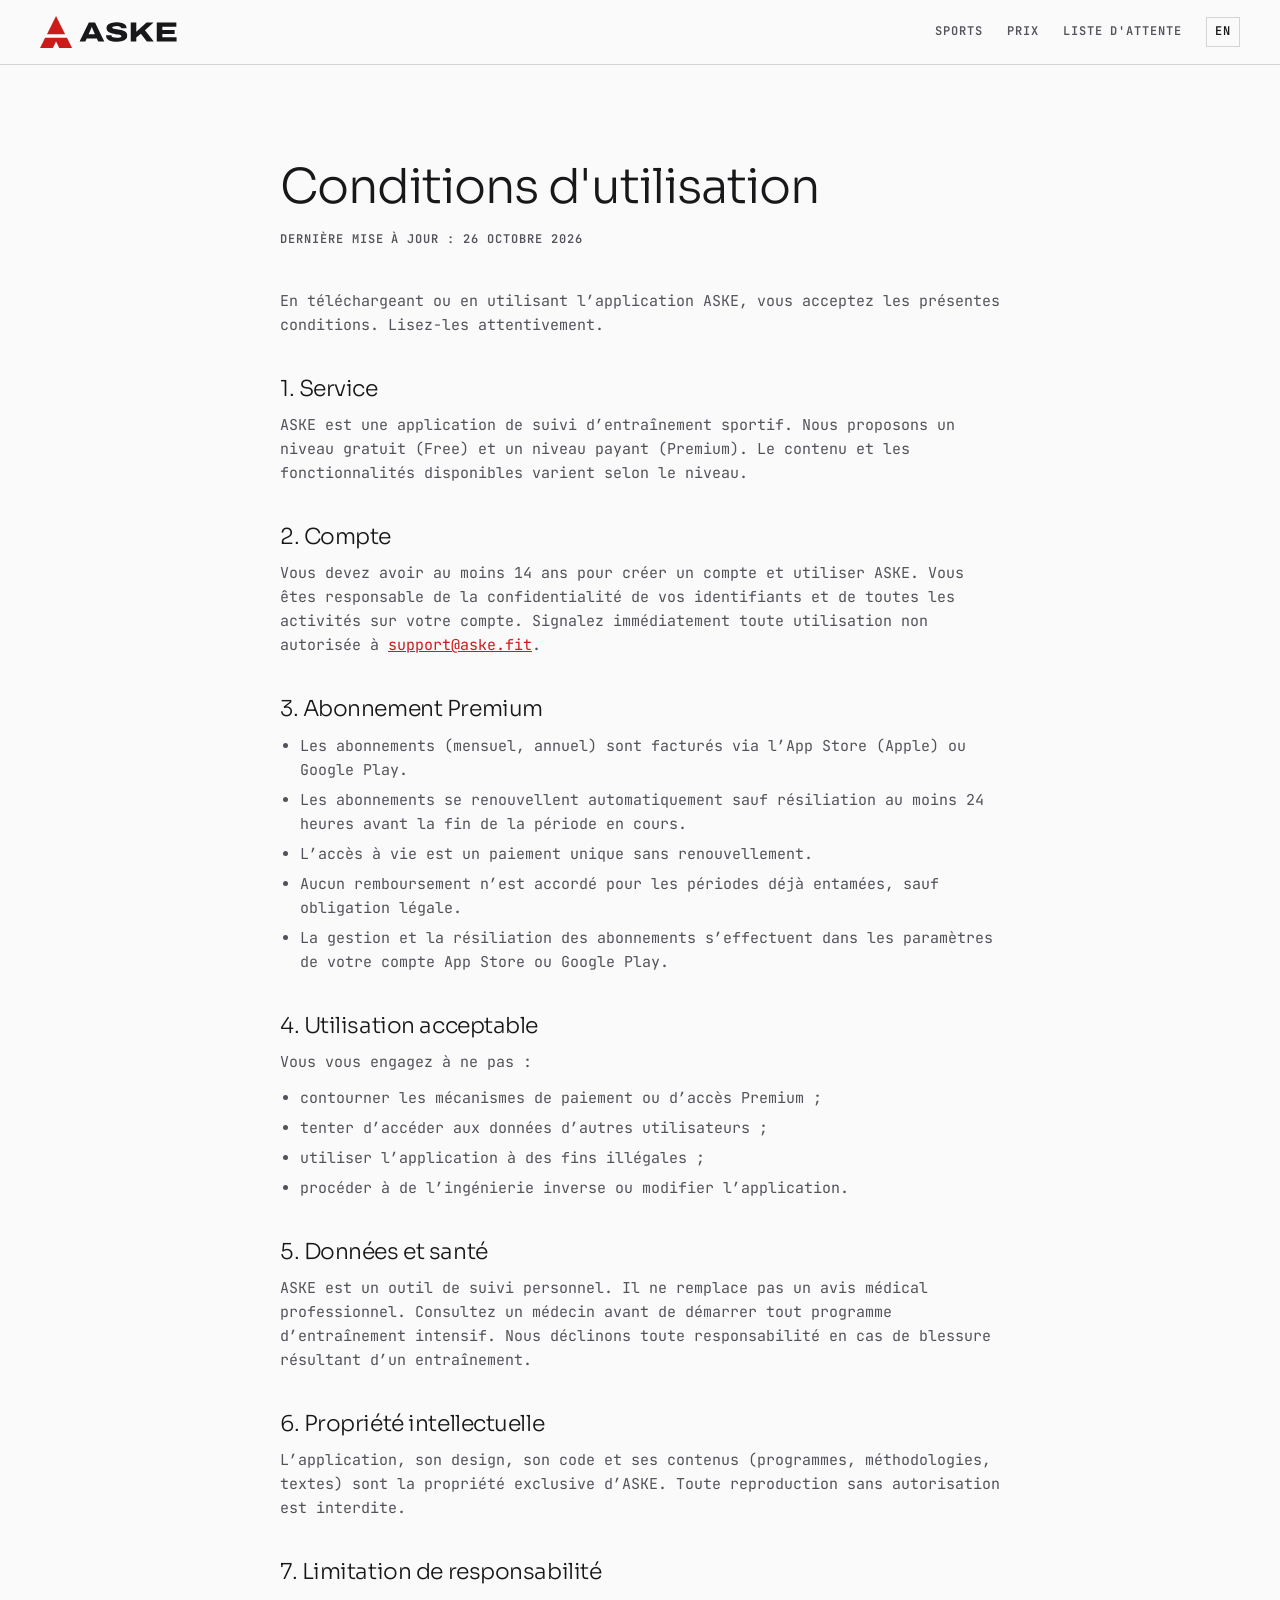
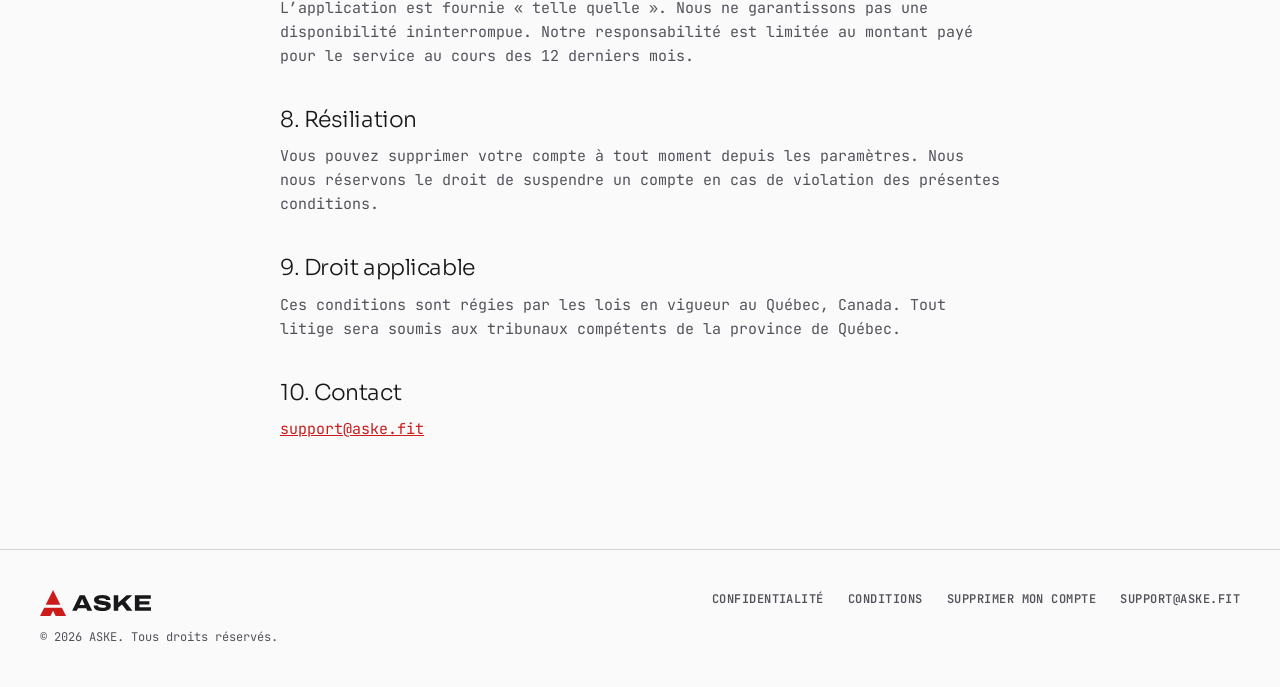
<file: conditions/index.html>
<!DOCTYPE html><html lang="fr"><head><meta charset="utf-8"><meta name="viewport" content="width=device-width, initial-scale=1"><title>Conditions d&#39;utilisation - ASKE</title><meta name="description" content="Les conditions d'utilisation de l'application ASKE."><link rel="canonical" href="https://aske.fit/conditions/"><link rel="alternate" hreflang="fr" href="https://aske.fit/conditions/"><link rel="alternate" hreflang="en" href="https://aske.fit/en/terms/"><link rel="alternate" hreflang="x-default" href="https://aske.fit/conditions/"><link rel="icon" type="image/svg+xml" href="/favicon.svg"><link rel="icon" type="image/png" href="/favicon.png"><link rel="apple-touch-icon" href="/apple-touch-icon.png"><meta name="theme-color" content="#cc1b1b"><meta property="og:type" content="website"><meta property="og:site_name" content="ASKE"><meta property="og:title" content="Conditions d'utilisation - ASKE"><meta property="og:description" content="Les conditions d'utilisation de l'application ASKE."><meta property="og:url" content="https://aske.fit/conditions/"><meta property="og:image" content="https://aske.fit/apercu.png"><meta property="og:locale" content="fr_CA"><meta name="twitter:card" content="summary"><style>@font-face{font-family:"JetBrains Mono-d192f39808fb38ab";src:url("/_astro/fonts/81133e6a08c1533e.woff2") format("woff2");font-display:swap;unicode-range:U+0000-00FF,U+0131,U+0152-0153,U+02BB-02BC,U+02C6,U+02DA,U+02DC,U+0304,U+0308,U+0329,U+2000-206F,U+20AC,U+2122,U+2191,U+2193,U+2212,U+2215,U+FEFF,U+FFFD;font-weight:400;font-style:normal;}@font-face{font-family:"JetBrains Mono-d192f39808fb38ab";src:url("/_astro/fonts/14d18de6c4f4b80f.woff2") format("woff2");font-display:swap;unicode-range:U+0000-00FF,U+0131,U+0152-0153,U+02BB-02BC,U+02C6,U+02DA,U+02DC,U+0304,U+0308,U+0329,U+2000-206F,U+20AC,U+2122,U+2191,U+2193,U+2212,U+2215,U+FEFF,U+FFFD;font-weight:600;font-style:normal;}@font-face{font-family:"JetBrains Mono-d192f39808fb38ab";src:url("/_astro/fonts/954d4fd4837b74b5.woff2") format("woff2");font-display:swap;unicode-range:U+0000-00FF,U+0131,U+0152-0153,U+02BB-02BC,U+02C6,U+02DA,U+02DC,U+0304,U+0308,U+0329,U+2000-206F,U+20AC,U+2122,U+2191,U+2193,U+2212,U+2215,U+FEFF,U+FFFD;font-weight:700;font-style:normal;}@font-face{font-family:"JetBrains Mono-d192f39808fb38ab";src:url("/_astro/fonts/4a5dbff24a66261e.woff2") format("woff2");font-display:swap;unicode-range:U+0100-02BA,U+02BD-02C5,U+02C7-02CC,U+02CE-02D7,U+02DD-02FF,U+0304,U+0308,U+0329,U+1D00-1DBF,U+1E00-1E9F,U+1EF2-1EFF,U+2020,U+20A0-20AB,U+20AD-20C0,U+2113,U+2C60-2C7F,U+A720-A7FF;font-weight:400;font-style:normal;}@font-face{font-family:"JetBrains Mono-d192f39808fb38ab";src:url("/_astro/fonts/8efcdfd190ec5e2a.woff2") format("woff2");font-display:swap;unicode-range:U+0100-02BA,U+02BD-02C5,U+02C7-02CC,U+02CE-02D7,U+02DD-02FF,U+0304,U+0308,U+0329,U+1D00-1DBF,U+1E00-1E9F,U+1EF2-1EFF,U+2020,U+20A0-20AB,U+20AD-20C0,U+2113,U+2C60-2C7F,U+A720-A7FF;font-weight:600;font-style:normal;}@font-face{font-family:"JetBrains Mono-d192f39808fb38ab";src:url("/_astro/fonts/86fa0ff5c3dd93f3.woff2") format("woff2");font-display:swap;unicode-range:U+0100-02BA,U+02BD-02C5,U+02C7-02CC,U+02CE-02D7,U+02DD-02FF,U+0304,U+0308,U+0329,U+1D00-1DBF,U+1E00-1E9F,U+1EF2-1EFF,U+2020,U+20A0-20AB,U+20AD-20C0,U+2113,U+2C60-2C7F,U+A720-A7FF;font-weight:700;font-style:normal;}@font-face{font-family:"JetBrains Mono-d192f39808fb38ab fallback: Courier New";src:local("Courier New");font-display:swap;font-weight:400;font-style:normal;size-adjust:99.9837%;ascent-override:102.0166%;descent-override:30.0049%;}@font-face{font-family:"JetBrains Mono-d192f39808fb38ab fallback: Courier New";src:local("Courier New");font-display:swap;font-weight:600;font-style:normal;size-adjust:99.9837%;ascent-override:102.0166%;descent-override:30.0049%;}@font-face{font-family:"JetBrains Mono-d192f39808fb38ab fallback: Courier New";src:local("Courier New");font-display:swap;font-weight:700;font-style:normal;size-adjust:99.9837%;ascent-override:102.0166%;descent-override:30.0049%;}@font-face{font-family:"JetBrains Mono-d192f39808fb38ab fallback: Courier New";src:local("Courier New");font-display:swap;font-weight:400;font-style:normal;size-adjust:99.9837%;ascent-override:102.0166%;descent-override:30.0049%;}@font-face{font-family:"JetBrains Mono-d192f39808fb38ab fallback: Courier New";src:local("Courier New");font-display:swap;font-weight:600;font-style:normal;size-adjust:99.9837%;ascent-override:102.0166%;descent-override:30.0049%;}@font-face{font-family:"JetBrains Mono-d192f39808fb38ab fallback: Courier New";src:local("Courier New");font-display:swap;font-weight:700;font-style:normal;size-adjust:99.9837%;ascent-override:102.0166%;descent-override:30.0049%;}:root{--font-mono:"JetBrains Mono-d192f39808fb38ab","JetBrains Mono-d192f39808fb38ab fallback: Courier New",monospace;}</style><link rel="preload" href="/_astro/fonts/81133e6a08c1533e.woff2" as="font" type="font/woff2" crossorigin><link rel="preload" href="/_astro/fonts/14d18de6c4f4b80f.woff2" as="font" type="font/woff2" crossorigin><link rel="preload" href="/_astro/fonts/954d4fd4837b74b5.woff2" as="font" type="font/woff2" crossorigin><link rel="preload" href="/_astro/fonts/4a5dbff24a66261e.woff2" as="font" type="font/woff2" crossorigin><link rel="preload" href="/_astro/fonts/8efcdfd190ec5e2a.woff2" as="font" type="font/woff2" crossorigin><link rel="preload" href="/_astro/fonts/86fa0ff5c3dd93f3.woff2" as="font" type="font/woff2" crossorigin><style>@font-face{font-family:Sora-f161dcfc547be651;src:url("/_astro/fonts/be415f25fe1f2206.woff2") format("woff2");font-display:swap;unicode-range:U+0000-00FF,U+0131,U+0152-0153,U+02BB-02BC,U+02C6,U+02DA,U+02DC,U+0304,U+0308,U+0329,U+2000-206F,U+20AC,U+2122,U+2191,U+2193,U+2212,U+2215,U+FEFF,U+FFFD;font-weight:300;font-style:normal;}@font-face{font-family:Sora-f161dcfc547be651;src:url("/_astro/fonts/0375800f6a881f2b.woff2") format("woff2");font-display:swap;unicode-range:U+0000-00FF,U+0131,U+0152-0153,U+02BB-02BC,U+02C6,U+02DA,U+02DC,U+0304,U+0308,U+0329,U+2000-206F,U+20AC,U+2122,U+2191,U+2193,U+2212,U+2215,U+FEFF,U+FFFD;font-weight:500;font-style:normal;}@font-face{font-family:Sora-f161dcfc547be651;src:url("/_astro/fonts/8532a4573a9ff8f9.woff2") format("woff2");font-display:swap;unicode-range:U+0100-02BA,U+02BD-02C5,U+02C7-02CC,U+02CE-02D7,U+02DD-02FF,U+0304,U+0308,U+0329,U+1D00-1DBF,U+1E00-1E9F,U+1EF2-1EFF,U+2020,U+20A0-20AB,U+20AD-20C0,U+2113,U+2C60-2C7F,U+A720-A7FF;font-weight:300;font-style:normal;}@font-face{font-family:Sora-f161dcfc547be651;src:url("/_astro/fonts/f98da66c596d25b6.woff2") format("woff2");font-display:swap;unicode-range:U+0100-02BA,U+02BD-02C5,U+02C7-02CC,U+02CE-02D7,U+02DD-02FF,U+0304,U+0308,U+0329,U+1D00-1DBF,U+1E00-1E9F,U+1EF2-1EFF,U+2020,U+20A0-20AB,U+20AD-20C0,U+2113,U+2C60-2C7F,U+A720-A7FF;font-weight:500;font-style:normal;}@font-face{font-family:"Sora-f161dcfc547be651 fallback: Arial";src:local("Arial");font-display:swap;font-weight:300;font-style:normal;size-adjust:112.6064%;ascent-override:86.1408%;descent-override:25.7534%;line-gap-override:0%;}@font-face{font-family:"Sora-f161dcfc547be651 fallback: Arial";src:local("Arial");font-display:swap;font-weight:500;font-style:normal;size-adjust:112.6064%;ascent-override:86.1408%;descent-override:25.7534%;line-gap-override:0%;}@font-face{font-family:"Sora-f161dcfc547be651 fallback: Arial";src:local("Arial");font-display:swap;font-weight:300;font-style:normal;size-adjust:112.6064%;ascent-override:86.1408%;descent-override:25.7534%;line-gap-override:0%;}@font-face{font-family:"Sora-f161dcfc547be651 fallback: Arial";src:local("Arial");font-display:swap;font-weight:500;font-style:normal;size-adjust:112.6064%;ascent-override:86.1408%;descent-override:25.7534%;line-gap-override:0%;}:root{--font-sans:Sora-f161dcfc547be651,"Sora-f161dcfc547be651 fallback: Arial",sans-serif;}</style><link rel="preload" href="/_astro/fonts/be415f25fe1f2206.woff2" as="font" type="font/woff2" crossorigin><link rel="preload" href="/_astro/fonts/0375800f6a881f2b.woff2" as="font" type="font/woff2" crossorigin><link rel="preload" href="/_astro/fonts/8532a4573a9ff8f9.woff2" as="font" type="font/woff2" crossorigin><link rel="preload" href="/_astro/fonts/f98da66c596d25b6.woff2" as="font" type="font/woff2" crossorigin><script type="module" src="/_astro/Statistiques.astro_astro_type_script_index_0_lang.Bt44lDRR.js"></script><style>:root{color-scheme:light dark;--brand:#cc1b1b;--brand-pressed:#b81f14;--bg-main:#fafafa;--bg-card:#fff;--bg-sunken:#f4f4f5;--bg-inverse:#18181b;--text-primary:#18181b;--text-secondary:#52525b;--text-tertiary:#52525b;--text-on-primary:#000;--text-inverse:#fff;--text-link:#cc1b1b;--text-danger:#c81e1e;--text-success:#047857;--border-default:#d4d4d8;--border-strong:#18181b;--page-max:1440px;--gutter:clamp(16px, 4vw, 40px)}@media (prefers-color-scheme:dark){:root{--bg-main:#000;--bg-card:#18181b;--bg-sunken:#09090b;--bg-inverse:#d4d4d8;--text-primary:#fafafa;--text-secondary:#a1a1aa;--text-tertiary:#71717a;--text-inverse:#000;--text-danger:#ef4444;--text-success:#10b981;--border-default:#27272a;--border-strong:#52525b}}*,:before,:after{box-sizing:border-box}html{-webkit-text-size-adjust:100%;scroll-behavior:smooth}body{background:var(--bg-main);color:var(--text-primary);font-family:var(--font-mono);-webkit-font-smoothing:antialiased;margin:0;font-size:15px;line-height:1.6}h1,h2,h3{font-family:var(--font-sans);letter-spacing:-.02em;margin:0;font-weight:300;line-height:1.1}p{margin:0}a{color:var(--text-link)}:focus-visible{outline:2px solid var(--brand);outline-offset:2px}.wrap{max-width:var(--page-max);padding:0 var(--gutter);margin:0 auto}.label{font-family:var(--font-mono);letter-spacing:.08em;text-transform:uppercase;color:var(--text-secondary);font-size:12px;font-weight:600}.btn{min-height:48px;font-family:var(--font-mono);letter-spacing:.06em;text-transform:uppercase;cursor:pointer;border:1px solid #0000;justify-content:center;align-items:center;padding:0 24px;font-size:13px;font-weight:700;text-decoration:none;display:inline-flex}.btn-primary{background:var(--brand);color:var(--text-on-primary)}.btn-primary:hover{background:var(--brand-pressed)}.btn-primary:disabled{opacity:.6;cursor:progress}.btn-secondary{color:var(--text-primary);border-color:var(--border-strong);background:0 0}.logo[data-astro-cid-f7espo7c]{display:block}.marque[data-astro-cid-f7espo7c]{fill:var(--brand)}.mot[data-astro-cid-f7espo7c]{fill:currentColor}
.legal[data-astro-cid-df5goeu7]{max-width:calc(720px + 2 * var(--gutter));padding-top:clamp(48px,8vw,96px);padding-bottom:clamp(48px,8vw,96px)}h1[data-astro-cid-df5goeu7]{margin-bottom:16px;font-size:clamp(32px,5vw,48px)}.prose[data-astro-cid-df5goeu7]{color:var(--text-secondary);margin-top:40px}.prose[data-astro-cid-df5goeu7] h2{color:var(--text-primary);margin:40px 0 12px;font-size:22px}.prose[data-astro-cid-df5goeu7] p,.prose[data-astro-cid-df5goeu7] ul,.prose[data-astro-cid-df5goeu7] ol{margin:0 0 12px}.prose[data-astro-cid-df5goeu7] ul,.prose[data-astro-cid-df5goeu7] ol{padding-left:20px}.prose[data-astro-cid-df5goeu7] li{margin-bottom:6px}.prose[data-astro-cid-df5goeu7] strong{color:var(--text-primary);font-weight:600}
.entete[data-astro-cid-nen7h5rs]{z-index:10;background:var(--bg-main);border-bottom:1px solid var(--border-default);position:sticky;top:0}.barre[data-astro-cid-nen7h5rs]{justify-content:space-between;align-items:center;height:64px;display:flex}.accueil[data-astro-cid-nen7h5rs]{color:var(--text-primary)}.nav[data-astro-cid-nen7h5rs]{align-items:center;gap:24px;display:flex}.lien[data-astro-cid-nen7h5rs]{letter-spacing:.08em;text-transform:uppercase;color:var(--text-secondary);font-size:12px;font-weight:600;text-decoration:none}.lien[data-astro-cid-nen7h5rs]:hover{color:var(--text-primary)}.langue[data-astro-cid-nen7h5rs]{border:1px solid var(--border-default);color:var(--text-primary);padding:4px 8px}@media (width<=640px){.masque-mobile[data-astro-cid-nen7h5rs]{display:none}.nav[data-astro-cid-nen7h5rs]{gap:16px}}.pied[data-astro-cid-jo6i4kqk]{border-top:1px solid var(--border-default);padding:40px 0}.contenu[data-astro-cid-jo6i4kqk]{flex-wrap:wrap;justify-content:space-between;gap:24px;display:flex}.marque[data-astro-cid-jo6i4kqk]{color:var(--text-primary);flex-direction:column;gap:12px;display:flex}.droits[data-astro-cid-jo6i4kqk]{color:var(--text-tertiary);font-size:12px}.liens[data-astro-cid-jo6i4kqk]{flex-wrap:wrap;align-items:flex-start;gap:12px 24px;display:flex}.liens[data-astro-cid-jo6i4kqk] a[data-astro-cid-jo6i4kqk]{letter-spacing:.04em;text-transform:uppercase;color:var(--text-secondary);font-size:12px;font-weight:600;text-decoration:none}.liens[data-astro-cid-jo6i4kqk] a[data-astro-cid-jo6i4kqk]:hover{color:var(--text-primary)}
</style></head><body><header class="entete" data-astro-cid-nen7h5rs><div class="wrap barre" data-astro-cid-nen7h5rs><a href="/" class="accueil" aria-label="ASKE" data-astro-cid-nen7h5rs><svg class="logo" viewBox="0 0 435.16 102" height="32" width="136.64" role="img" aria-label="ASKE" data-astro-cid-f7espo7c><g transform="scale(1.7) translate(-2 -2)" data-astro-cid-f7espo7c><path class="marque" d="M32 2 L49 36 H15 Z" data-astro-cid-f7espo7c></path><path class="marque" d="M11.5 43 H52.5 L62 62 H38 L32 50 L26 62 H2 Z" data-astro-cid-f7espo7c></path></g><path class="mot" d="M144.31 81L126 81L155.48 21L175.27 21L204.75 81L185.48 81L180.94 71.41L148.85 71.41L144.31 81M160.19 46.20L154.78 58.41L175.01 58.41L169.60 46.20Q169.08 45.16 168.21 42.93Q167.34 40.71 166.47 38.53Q165.59 36.35 165.33 35.39L164.63 35.39Q164.02 36.96 163.19 39.05Q162.37 41.15 161.54 43.11Q160.71 45.07 160.19 46.20M245.48 82.05Q238.06 82.05 231.74 81.17Q225.42 80.30 220.62 78.08Q215.83 75.85 213.17 71.97Q210.51 68.09 210.42 62.08Q210.42 61.90 210.46 61.64Q210.51 61.38 210.51 61.12L227.95 61.12Q227.77 61.81 227.77 62.60Q227.77 66.61 232.26 68.09Q236.76 69.58 244.17 69.58Q247.48 69.58 251.06 69.18Q254.63 68.79 257.08 67.66Q259.52 66.52 259.52 64.26Q259.52 62.16 256.94 61.03Q254.37 59.90 250.14 59.24Q245.91 58.59 240.81 57.93Q235.71 57.28 230.61 56.15Q225.51 55.01 221.23 52.92Q216.96 50.83 214.39 47.34Q211.81 43.85 211.81 38.35Q211.81 31.99 216 27.93Q220.19 23.88 227.51 21.92Q234.84 19.95 244.17 19.95Q253.67 19.95 260.74 21.92Q267.80 23.88 271.73 27.89Q275.65 31.90 275.65 37.92L275.65 39.14L258.47 39.14L258.47 38.44Q258.47 35.74 254.98 33.91Q251.49 32.08 245.04 32.08Q237.19 32.08 233.66 33.51Q230.13 34.95 230.13 36.96Q230.13 38.97 232.70 40.01Q235.27 41.06 239.55 41.67Q243.82 42.28 248.88 42.93Q253.94 43.59 259.04 44.68Q264.14 45.77 268.41 47.77Q272.69 49.78 275.26 53.18Q277.83 56.58 277.83 61.90Q277.83 69.14 273.65 73.59Q269.46 78.03 262.13 80.04Q254.81 82.05 245.48 82.05M306.78 81L289.08 81L289.08 21L306.78 21L306.78 50.13L339.40 21L361.81 21L334.43 45.77L362.42 81L340.45 81L321.35 56.41L306.78 68.18L306.78 81M435.16 81L372.02 81L372.02 21L434.46 21L434.46 34.17L389.81 34.17L389.81 44.28L428.88 44.28L428.88 57.02L389.81 57.02L389.81 67.83L435.16 67.83" data-astro-cid-f7espo7c></path></svg></a><nav class="nav" aria-label="Navigation" data-astro-cid-nen7h5rs><a href="/#sports" class="lien masque-mobile" data-astro-cid-nen7h5rs>Sports</a><a href="/#prix" class="lien masque-mobile" data-astro-cid-nen7h5rs>Prix</a><a href="/#liste" class="lien" data-astro-cid-nen7h5rs>Liste d&#39;attente</a><a href="/en/terms/" hreflang="en" lang="en" class="lien langue" aria-label="English" data-astro-cid-nen7h5rs>EN</a></nav></div></header><main><article class="wrap legal" data-astro-cid-df5goeu7><h1 data-astro-cid-df5goeu7>Conditions d&#39;utilisation</h1><p class="label" data-astro-cid-df5goeu7>Dernière mise à jour : 26 octobre 2026</p><div class="prose" data-astro-cid-df5goeu7><p>En téléchargeant ou en utilisant l’application ASKE, vous acceptez les présentes conditions.
Lisez-les attentivement.</p>
<h2 id="1-service">1. Service</h2>
<p>ASKE est une application de suivi d’entraînement sportif.
Nous proposons un niveau gratuit (Free) et un niveau payant (Premium).
Le contenu et les fonctionnalités disponibles varient selon le niveau.</p>
<h2 id="2-compte">2. Compte</h2>
<p>Vous devez avoir au moins 14 ans pour créer un compte et utiliser ASKE.
Vous êtes responsable de la confidentialité de vos identifiants et de toutes les activités sur votre compte.
Signalez immédiatement toute utilisation non autorisée à <a href="mailto:support@aske.fit">support@aske.fit</a>.</p>
<h2 id="3-abonnement-premium">3. Abonnement Premium</h2>
<ul>
<li>Les abonnements (mensuel, annuel) sont facturés via l’App Store (Apple) ou Google Play.</li>
<li>Les abonnements se renouvellent automatiquement sauf résiliation au moins 24 heures avant la fin de la période en cours.</li>
<li>L’accès à vie est un paiement unique sans renouvellement.</li>
<li>Aucun remboursement n’est accordé pour les périodes déjà entamées, sauf obligation légale.</li>
<li>La gestion et la résiliation des abonnements s’effectuent dans les paramètres de votre compte App Store ou Google Play.</li>
</ul>
<h2 id="4-utilisation-acceptable">4. Utilisation acceptable</h2>
<p>Vous vous engagez à ne pas :</p>
<ul>
<li>contourner les mécanismes de paiement ou d’accès Premium ;</li>
<li>tenter d’accéder aux données d’autres utilisateurs ;</li>
<li>utiliser l’application à des fins illégales ;</li>
<li>procéder à de l’ingénierie inverse ou modifier l’application.</li>
</ul>
<h2 id="5-données-et-santé">5. Données et santé</h2>
<p>ASKE est un outil de suivi personnel.
Il ne remplace pas un avis médical professionnel.
Consultez un médecin avant de démarrer tout programme d’entraînement intensif.
Nous déclinons toute responsabilité en cas de blessure résultant d’un entraînement.</p>
<h2 id="6-propriété-intellectuelle">6. Propriété intellectuelle</h2>
<p>L’application, son design, son code et ses contenus (programmes, méthodologies, textes) sont la propriété exclusive d’ASKE.
Toute reproduction sans autorisation est interdite.</p>
<h2 id="7-limitation-de-responsabilité">7. Limitation de responsabilité</h2>
<p>L’application est fournie « telle quelle ».
Nous ne garantissons pas une disponibilité ininterrompue.
Notre responsabilité est limitée au montant payé pour le service au cours des 12 derniers mois.</p>
<h2 id="8-résiliation">8. Résiliation</h2>
<p>Vous pouvez supprimer votre compte à tout moment depuis les paramètres.
Nous nous réservons le droit de suspendre un compte en cas de violation des présentes conditions.</p>
<h2 id="9-droit-applicable">9. Droit applicable</h2>
<p>Ces conditions sont régies par les lois en vigueur au Québec, Canada.
Tout litige sera soumis aux tribunaux compétents de la province de Québec.</p>
<h2 id="10-contact">10. Contact</h2>
<p><a href="mailto:support@aske.fit">support@aske.fit</a></p>
</div></article></main><footer class="pied" data-astro-cid-jo6i4kqk><div class="wrap contenu" data-astro-cid-jo6i4kqk><div class="marque" data-astro-cid-jo6i4kqk><svg class="logo" viewBox="0 0 435.16 102" height="26" width="111.01999999999998" role="img" aria-label="ASKE" data-astro-cid-f7espo7c><g transform="scale(1.7) translate(-2 -2)" data-astro-cid-f7espo7c><path class="marque" d="M32 2 L49 36 H15 Z" data-astro-cid-f7espo7c></path><path class="marque" d="M11.5 43 H52.5 L62 62 H38 L32 50 L26 62 H2 Z" data-astro-cid-f7espo7c></path></g><path class="mot" d="M144.31 81L126 81L155.48 21L175.27 21L204.75 81L185.48 81L180.94 71.41L148.85 71.41L144.31 81M160.19 46.20L154.78 58.41L175.01 58.41L169.60 46.20Q169.08 45.16 168.21 42.93Q167.34 40.71 166.47 38.53Q165.59 36.35 165.33 35.39L164.63 35.39Q164.02 36.96 163.19 39.05Q162.37 41.15 161.54 43.11Q160.71 45.07 160.19 46.20M245.48 82.05Q238.06 82.05 231.74 81.17Q225.42 80.30 220.62 78.08Q215.83 75.85 213.17 71.97Q210.51 68.09 210.42 62.08Q210.42 61.90 210.46 61.64Q210.51 61.38 210.51 61.12L227.95 61.12Q227.77 61.81 227.77 62.60Q227.77 66.61 232.26 68.09Q236.76 69.58 244.17 69.58Q247.48 69.58 251.06 69.18Q254.63 68.79 257.08 67.66Q259.52 66.52 259.52 64.26Q259.52 62.16 256.94 61.03Q254.37 59.90 250.14 59.24Q245.91 58.59 240.81 57.93Q235.71 57.28 230.61 56.15Q225.51 55.01 221.23 52.92Q216.96 50.83 214.39 47.34Q211.81 43.85 211.81 38.35Q211.81 31.99 216 27.93Q220.19 23.88 227.51 21.92Q234.84 19.95 244.17 19.95Q253.67 19.95 260.74 21.92Q267.80 23.88 271.73 27.89Q275.65 31.90 275.65 37.92L275.65 39.14L258.47 39.14L258.47 38.44Q258.47 35.74 254.98 33.91Q251.49 32.08 245.04 32.08Q237.19 32.08 233.66 33.51Q230.13 34.95 230.13 36.96Q230.13 38.97 232.70 40.01Q235.27 41.06 239.55 41.67Q243.82 42.28 248.88 42.93Q253.94 43.59 259.04 44.68Q264.14 45.77 268.41 47.77Q272.69 49.78 275.26 53.18Q277.83 56.58 277.83 61.90Q277.83 69.14 273.65 73.59Q269.46 78.03 262.13 80.04Q254.81 82.05 245.48 82.05M306.78 81L289.08 81L289.08 21L306.78 21L306.78 50.13L339.40 21L361.81 21L334.43 45.77L362.42 81L340.45 81L321.35 56.41L306.78 68.18L306.78 81M435.16 81L372.02 81L372.02 21L434.46 21L434.46 34.17L389.81 34.17L389.81 44.28L428.88 44.28L428.88 57.02L389.81 57.02L389.81 67.83L435.16 67.83" data-astro-cid-f7espo7c></path></svg><p class="droits" data-astro-cid-jo6i4kqk>© 2026 ASKE. Tous droits réservés.</p></div><nav class="liens" aria-label="Contact" data-astro-cid-jo6i4kqk><a href="/confidentialite/" data-astro-cid-jo6i4kqk>Confidentialité</a><a href="/conditions/" data-astro-cid-jo6i4kqk>Conditions</a><a href="/suppression-compte/" data-astro-cid-jo6i4kqk>Supprimer mon compte</a><a href="mailto:support@aske.fit" data-astro-cid-jo6i4kqk>support@aske.fit</a></nav></div></footer></body></html>
</file>
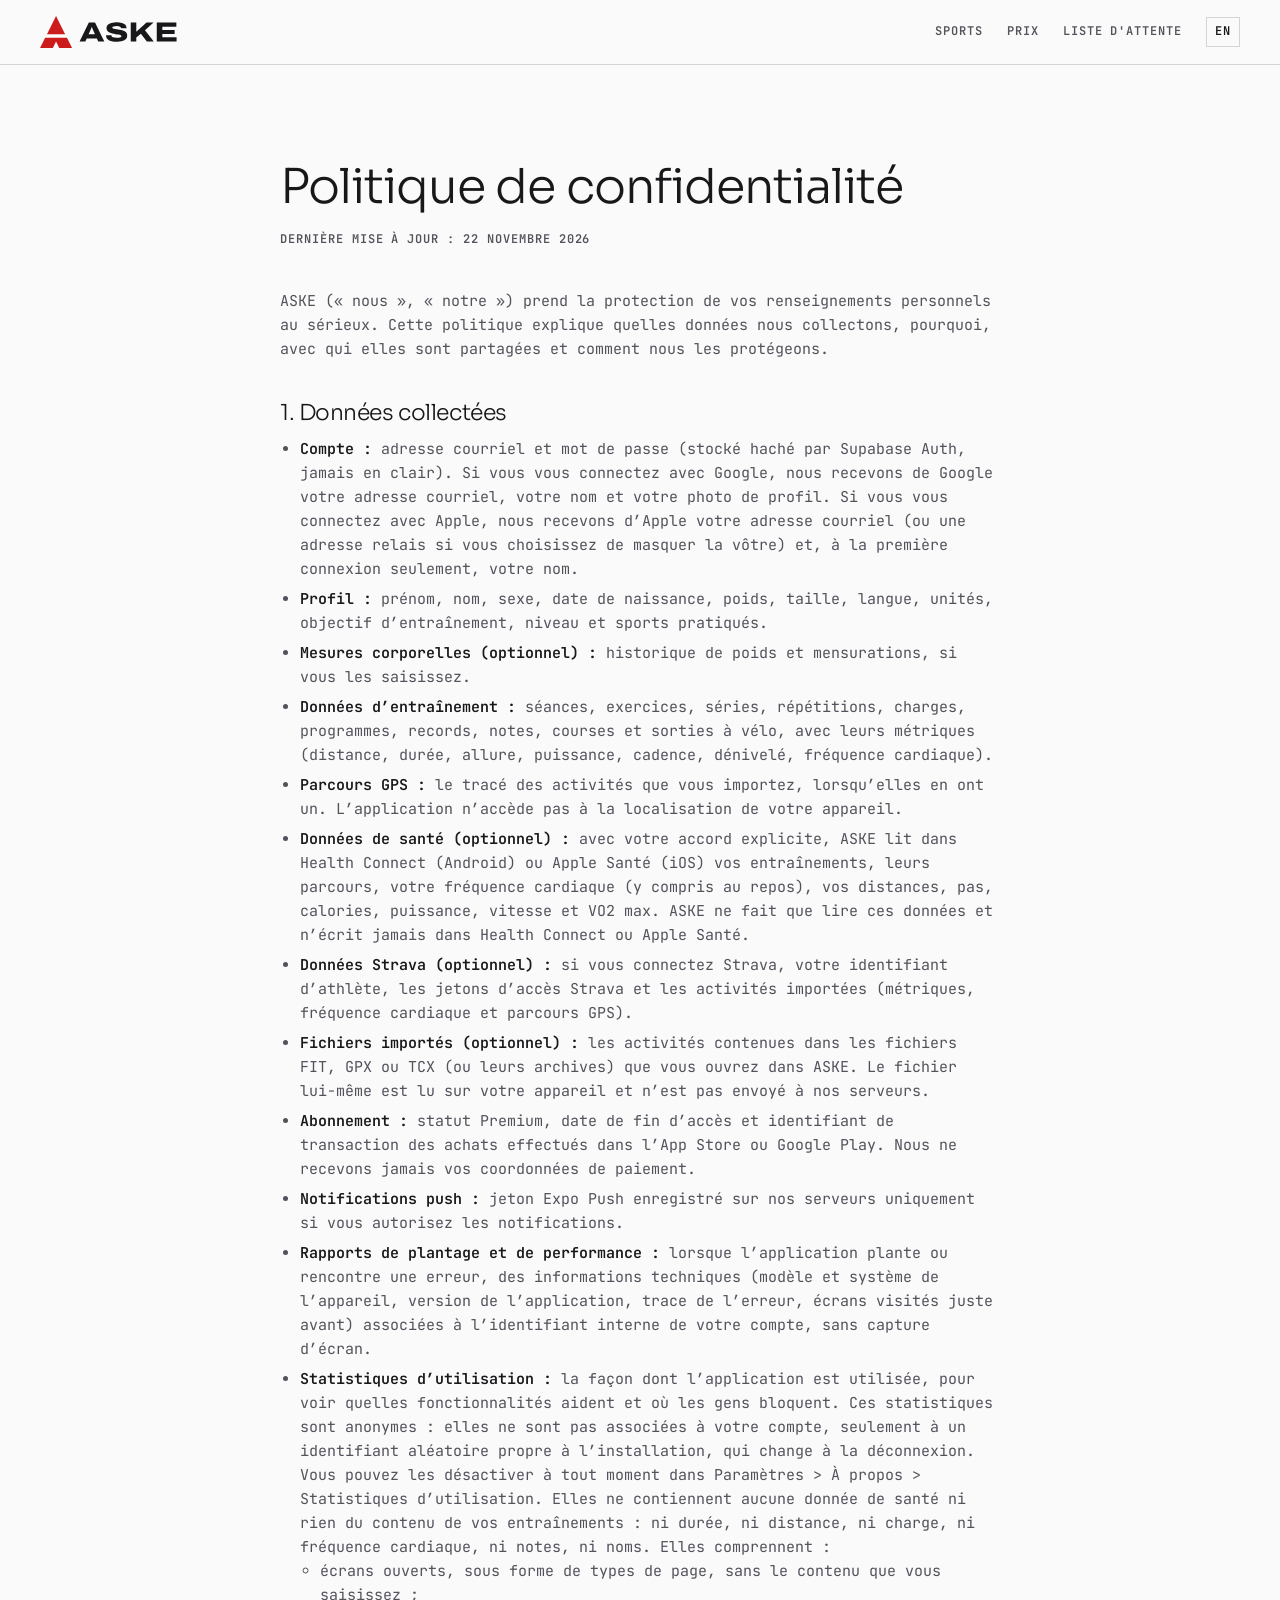
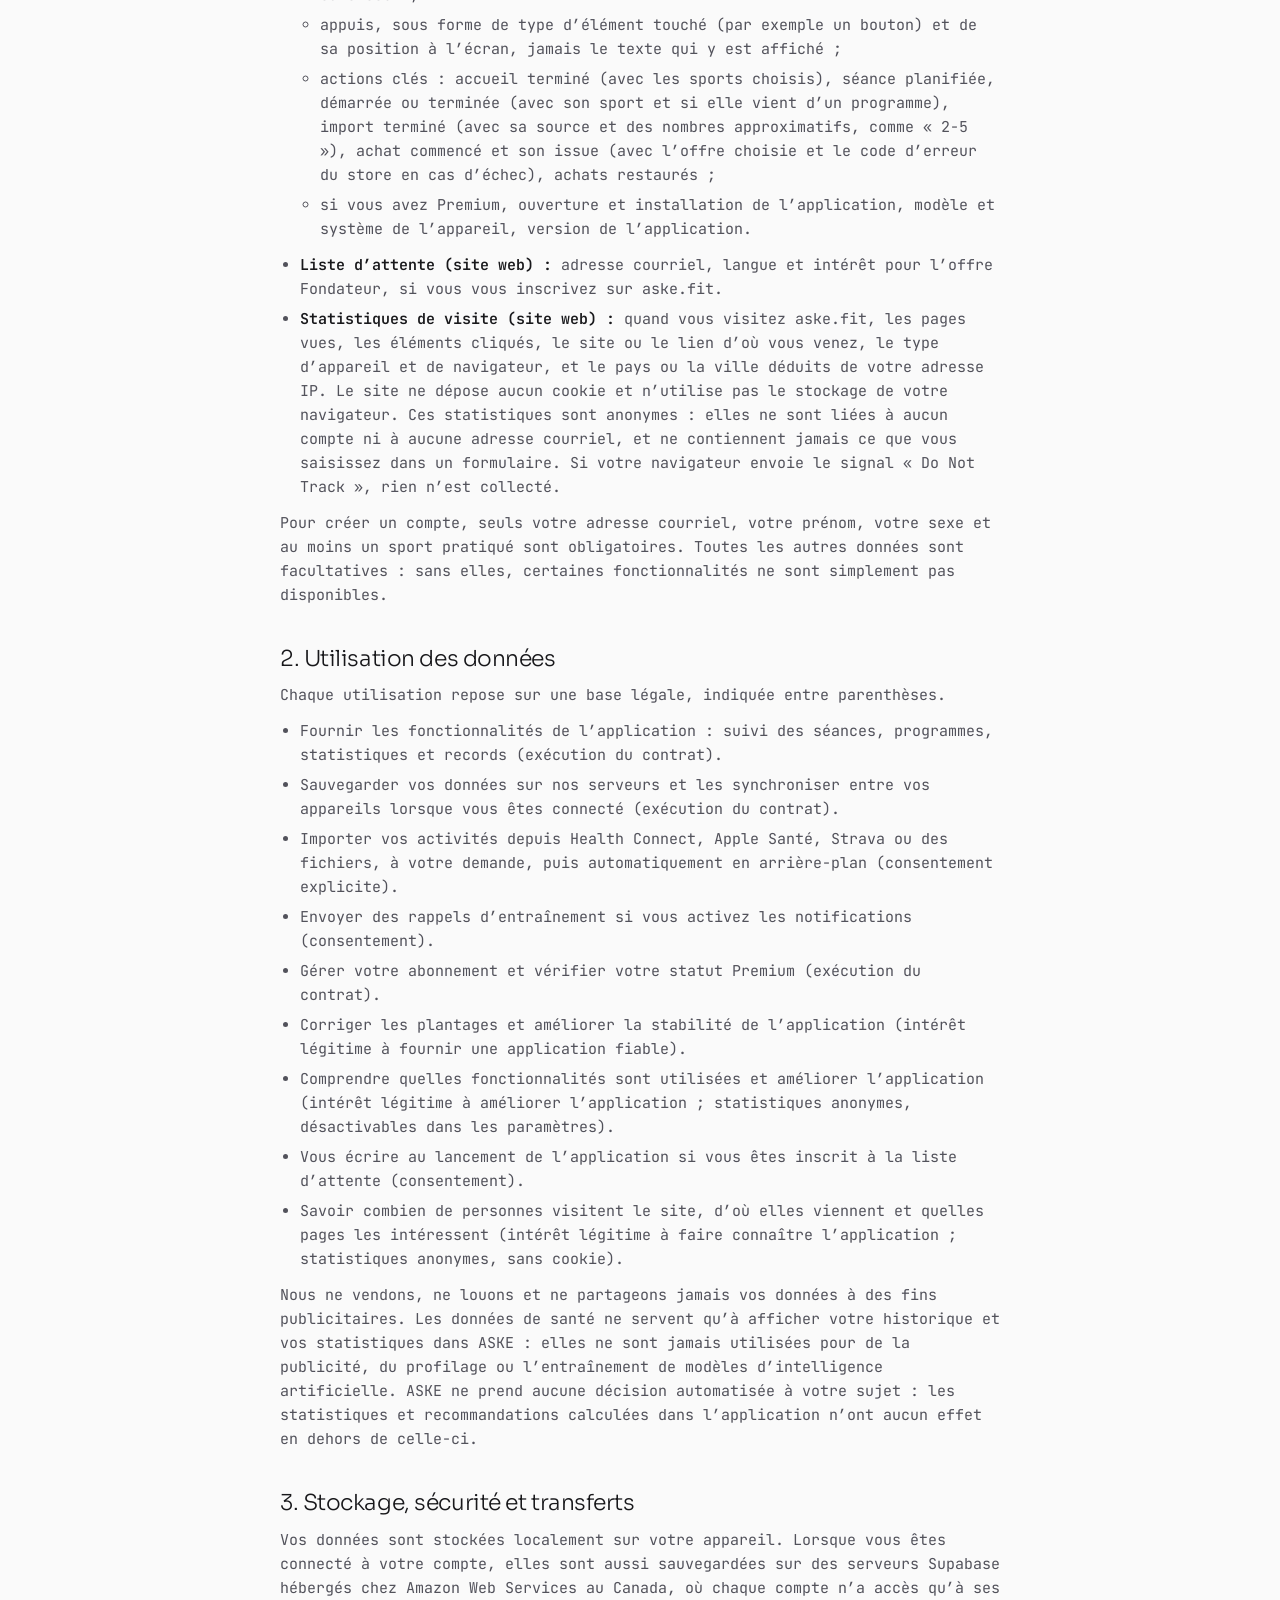
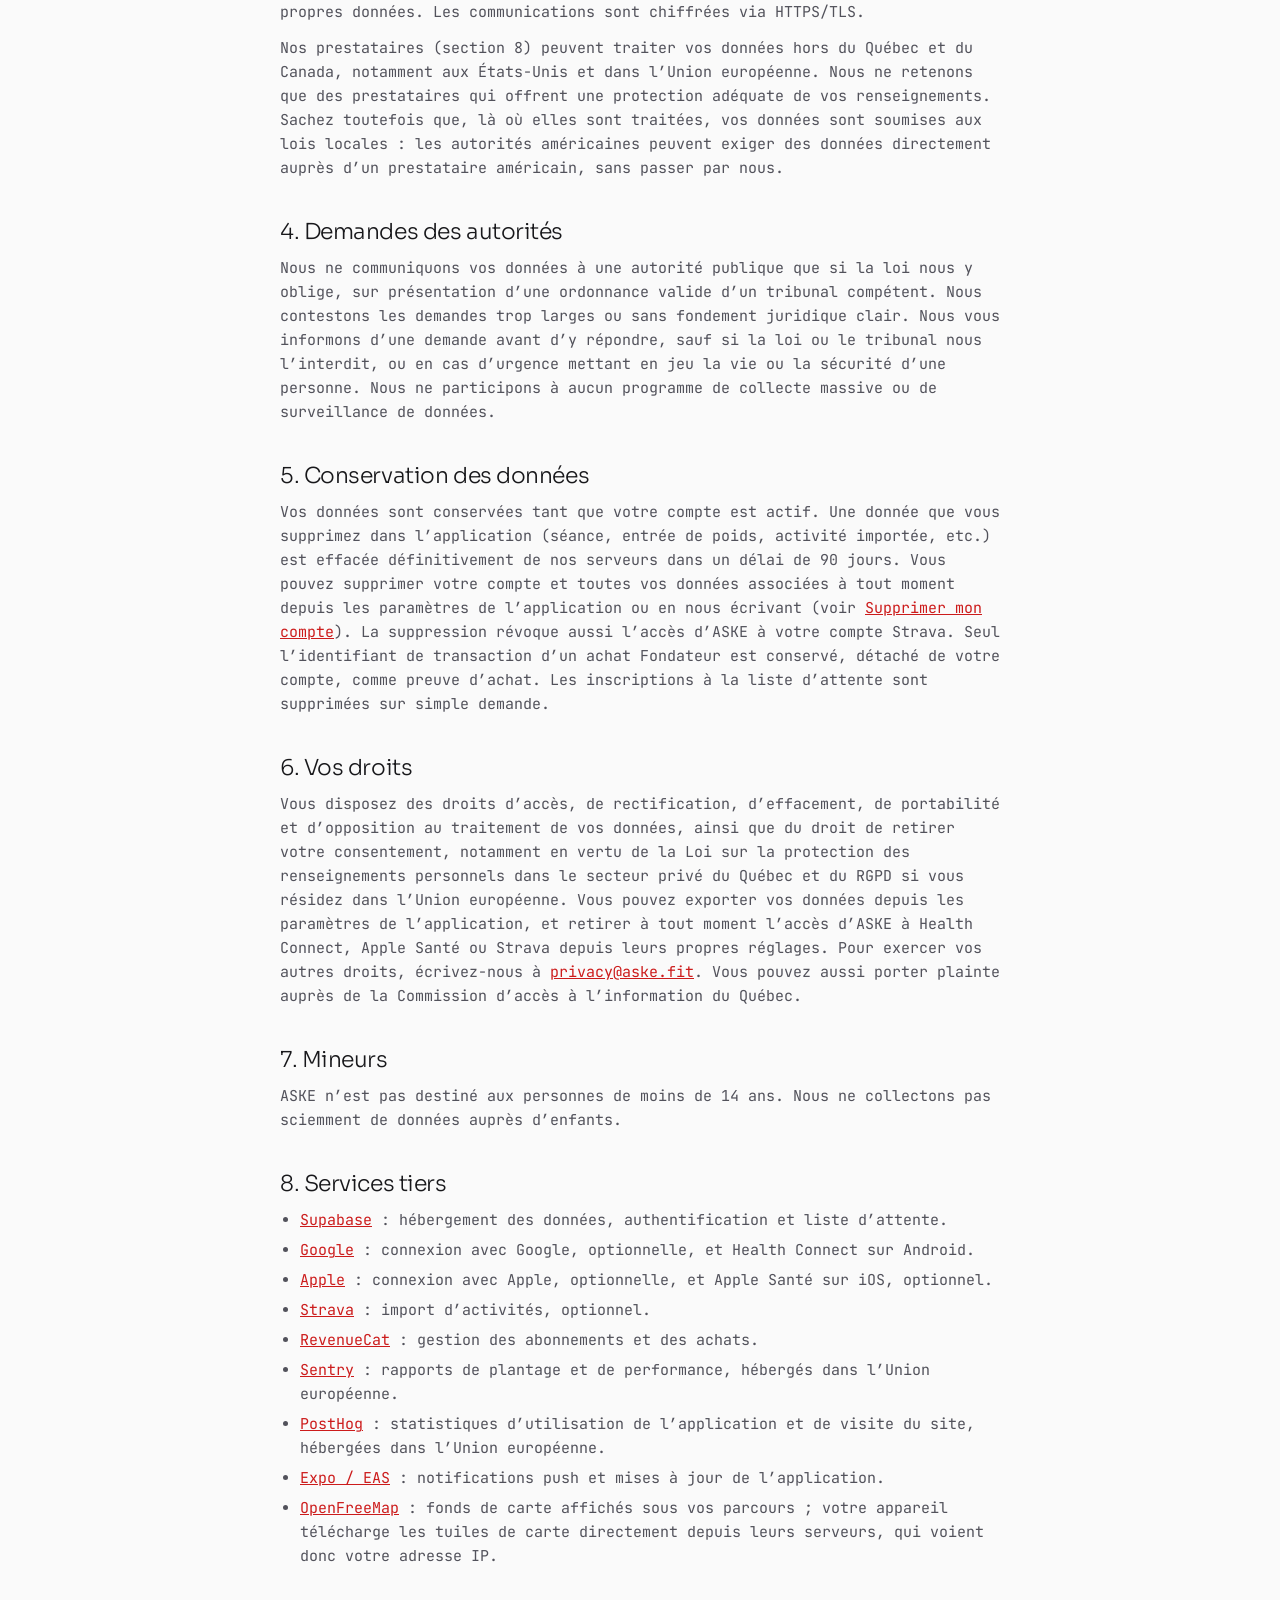
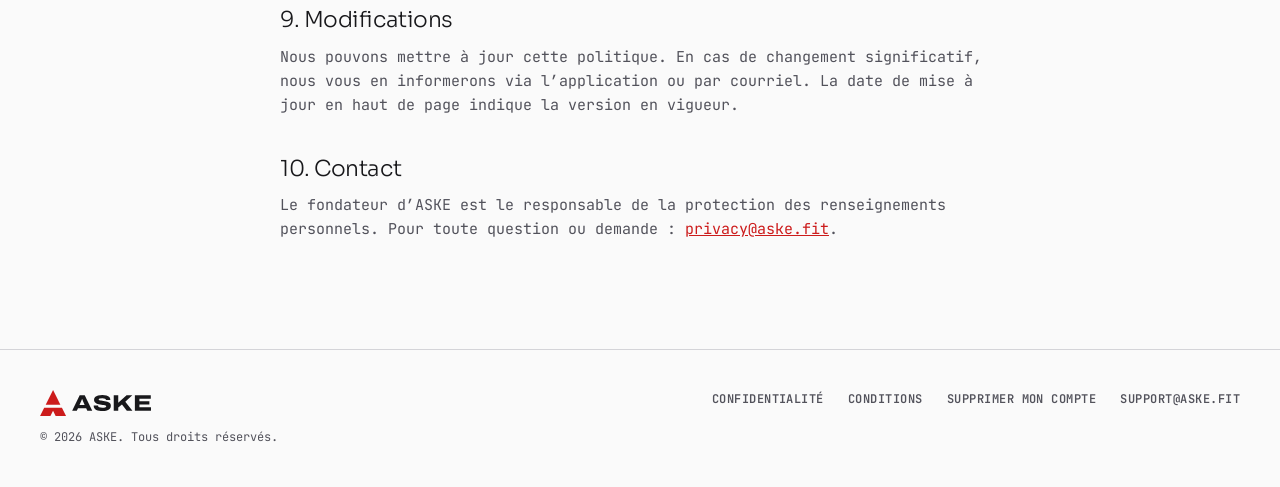
<file: confidentialite/index.html>
<!DOCTYPE html><html lang="fr"><head><meta charset="utf-8"><meta name="viewport" content="width=device-width, initial-scale=1"><title>Politique de confidentialité - ASKE</title><meta name="description" content="Quelles données ASKE collecte, pourquoi, et comment elles sont protégées."><link rel="canonical" href="https://aske.fit/confidentialite/"><link rel="alternate" hreflang="fr" href="https://aske.fit/confidentialite/"><link rel="alternate" hreflang="en" href="https://aske.fit/en/privacy/"><link rel="alternate" hreflang="x-default" href="https://aske.fit/confidentialite/"><link rel="icon" type="image/svg+xml" href="/favicon.svg"><link rel="icon" type="image/png" href="/favicon.png"><link rel="apple-touch-icon" href="/apple-touch-icon.png"><meta name="theme-color" content="#cc1b1b"><meta property="og:type" content="website"><meta property="og:site_name" content="ASKE"><meta property="og:title" content="Politique de confidentialité - ASKE"><meta property="og:description" content="Quelles données ASKE collecte, pourquoi, et comment elles sont protégées."><meta property="og:url" content="https://aske.fit/confidentialite/"><meta property="og:image" content="https://aske.fit/apercu.png"><meta property="og:locale" content="fr_CA"><meta name="twitter:card" content="summary"><style>@font-face{font-family:"JetBrains Mono-d192f39808fb38ab";src:url("/_astro/fonts/81133e6a08c1533e.woff2") format("woff2");font-display:swap;unicode-range:U+0000-00FF,U+0131,U+0152-0153,U+02BB-02BC,U+02C6,U+02DA,U+02DC,U+0304,U+0308,U+0329,U+2000-206F,U+20AC,U+2122,U+2191,U+2193,U+2212,U+2215,U+FEFF,U+FFFD;font-weight:400;font-style:normal;}@font-face{font-family:"JetBrains Mono-d192f39808fb38ab";src:url("/_astro/fonts/14d18de6c4f4b80f.woff2") format("woff2");font-display:swap;unicode-range:U+0000-00FF,U+0131,U+0152-0153,U+02BB-02BC,U+02C6,U+02DA,U+02DC,U+0304,U+0308,U+0329,U+2000-206F,U+20AC,U+2122,U+2191,U+2193,U+2212,U+2215,U+FEFF,U+FFFD;font-weight:600;font-style:normal;}@font-face{font-family:"JetBrains Mono-d192f39808fb38ab";src:url("/_astro/fonts/954d4fd4837b74b5.woff2") format("woff2");font-display:swap;unicode-range:U+0000-00FF,U+0131,U+0152-0153,U+02BB-02BC,U+02C6,U+02DA,U+02DC,U+0304,U+0308,U+0329,U+2000-206F,U+20AC,U+2122,U+2191,U+2193,U+2212,U+2215,U+FEFF,U+FFFD;font-weight:700;font-style:normal;}@font-face{font-family:"JetBrains Mono-d192f39808fb38ab";src:url("/_astro/fonts/4a5dbff24a66261e.woff2") format("woff2");font-display:swap;unicode-range:U+0100-02BA,U+02BD-02C5,U+02C7-02CC,U+02CE-02D7,U+02DD-02FF,U+0304,U+0308,U+0329,U+1D00-1DBF,U+1E00-1E9F,U+1EF2-1EFF,U+2020,U+20A0-20AB,U+20AD-20C0,U+2113,U+2C60-2C7F,U+A720-A7FF;font-weight:400;font-style:normal;}@font-face{font-family:"JetBrains Mono-d192f39808fb38ab";src:url("/_astro/fonts/8efcdfd190ec5e2a.woff2") format("woff2");font-display:swap;unicode-range:U+0100-02BA,U+02BD-02C5,U+02C7-02CC,U+02CE-02D7,U+02DD-02FF,U+0304,U+0308,U+0329,U+1D00-1DBF,U+1E00-1E9F,U+1EF2-1EFF,U+2020,U+20A0-20AB,U+20AD-20C0,U+2113,U+2C60-2C7F,U+A720-A7FF;font-weight:600;font-style:normal;}@font-face{font-family:"JetBrains Mono-d192f39808fb38ab";src:url("/_astro/fonts/86fa0ff5c3dd93f3.woff2") format("woff2");font-display:swap;unicode-range:U+0100-02BA,U+02BD-02C5,U+02C7-02CC,U+02CE-02D7,U+02DD-02FF,U+0304,U+0308,U+0329,U+1D00-1DBF,U+1E00-1E9F,U+1EF2-1EFF,U+2020,U+20A0-20AB,U+20AD-20C0,U+2113,U+2C60-2C7F,U+A720-A7FF;font-weight:700;font-style:normal;}@font-face{font-family:"JetBrains Mono-d192f39808fb38ab fallback: Courier New";src:local("Courier New");font-display:swap;font-weight:400;font-style:normal;size-adjust:99.9837%;ascent-override:102.0166%;descent-override:30.0049%;}@font-face{font-family:"JetBrains Mono-d192f39808fb38ab fallback: Courier New";src:local("Courier New");font-display:swap;font-weight:600;font-style:normal;size-adjust:99.9837%;ascent-override:102.0166%;descent-override:30.0049%;}@font-face{font-family:"JetBrains Mono-d192f39808fb38ab fallback: Courier New";src:local("Courier New");font-display:swap;font-weight:700;font-style:normal;size-adjust:99.9837%;ascent-override:102.0166%;descent-override:30.0049%;}@font-face{font-family:"JetBrains Mono-d192f39808fb38ab fallback: Courier New";src:local("Courier New");font-display:swap;font-weight:400;font-style:normal;size-adjust:99.9837%;ascent-override:102.0166%;descent-override:30.0049%;}@font-face{font-family:"JetBrains Mono-d192f39808fb38ab fallback: Courier New";src:local("Courier New");font-display:swap;font-weight:600;font-style:normal;size-adjust:99.9837%;ascent-override:102.0166%;descent-override:30.0049%;}@font-face{font-family:"JetBrains Mono-d192f39808fb38ab fallback: Courier New";src:local("Courier New");font-display:swap;font-weight:700;font-style:normal;size-adjust:99.9837%;ascent-override:102.0166%;descent-override:30.0049%;}:root{--font-mono:"JetBrains Mono-d192f39808fb38ab","JetBrains Mono-d192f39808fb38ab fallback: Courier New",monospace;}</style><link rel="preload" href="/_astro/fonts/81133e6a08c1533e.woff2" as="font" type="font/woff2" crossorigin><link rel="preload" href="/_astro/fonts/14d18de6c4f4b80f.woff2" as="font" type="font/woff2" crossorigin><link rel="preload" href="/_astro/fonts/954d4fd4837b74b5.woff2" as="font" type="font/woff2" crossorigin><link rel="preload" href="/_astro/fonts/4a5dbff24a66261e.woff2" as="font" type="font/woff2" crossorigin><link rel="preload" href="/_astro/fonts/8efcdfd190ec5e2a.woff2" as="font" type="font/woff2" crossorigin><link rel="preload" href="/_astro/fonts/86fa0ff5c3dd93f3.woff2" as="font" type="font/woff2" crossorigin><style>@font-face{font-family:Sora-f161dcfc547be651;src:url("/_astro/fonts/be415f25fe1f2206.woff2") format("woff2");font-display:swap;unicode-range:U+0000-00FF,U+0131,U+0152-0153,U+02BB-02BC,U+02C6,U+02DA,U+02DC,U+0304,U+0308,U+0329,U+2000-206F,U+20AC,U+2122,U+2191,U+2193,U+2212,U+2215,U+FEFF,U+FFFD;font-weight:300;font-style:normal;}@font-face{font-family:Sora-f161dcfc547be651;src:url("/_astro/fonts/0375800f6a881f2b.woff2") format("woff2");font-display:swap;unicode-range:U+0000-00FF,U+0131,U+0152-0153,U+02BB-02BC,U+02C6,U+02DA,U+02DC,U+0304,U+0308,U+0329,U+2000-206F,U+20AC,U+2122,U+2191,U+2193,U+2212,U+2215,U+FEFF,U+FFFD;font-weight:500;font-style:normal;}@font-face{font-family:Sora-f161dcfc547be651;src:url("/_astro/fonts/8532a4573a9ff8f9.woff2") format("woff2");font-display:swap;unicode-range:U+0100-02BA,U+02BD-02C5,U+02C7-02CC,U+02CE-02D7,U+02DD-02FF,U+0304,U+0308,U+0329,U+1D00-1DBF,U+1E00-1E9F,U+1EF2-1EFF,U+2020,U+20A0-20AB,U+20AD-20C0,U+2113,U+2C60-2C7F,U+A720-A7FF;font-weight:300;font-style:normal;}@font-face{font-family:Sora-f161dcfc547be651;src:url("/_astro/fonts/f98da66c596d25b6.woff2") format("woff2");font-display:swap;unicode-range:U+0100-02BA,U+02BD-02C5,U+02C7-02CC,U+02CE-02D7,U+02DD-02FF,U+0304,U+0308,U+0329,U+1D00-1DBF,U+1E00-1E9F,U+1EF2-1EFF,U+2020,U+20A0-20AB,U+20AD-20C0,U+2113,U+2C60-2C7F,U+A720-A7FF;font-weight:500;font-style:normal;}@font-face{font-family:"Sora-f161dcfc547be651 fallback: Arial";src:local("Arial");font-display:swap;font-weight:300;font-style:normal;size-adjust:112.6064%;ascent-override:86.1408%;descent-override:25.7534%;line-gap-override:0%;}@font-face{font-family:"Sora-f161dcfc547be651 fallback: Arial";src:local("Arial");font-display:swap;font-weight:500;font-style:normal;size-adjust:112.6064%;ascent-override:86.1408%;descent-override:25.7534%;line-gap-override:0%;}@font-face{font-family:"Sora-f161dcfc547be651 fallback: Arial";src:local("Arial");font-display:swap;font-weight:300;font-style:normal;size-adjust:112.6064%;ascent-override:86.1408%;descent-override:25.7534%;line-gap-override:0%;}@font-face{font-family:"Sora-f161dcfc547be651 fallback: Arial";src:local("Arial");font-display:swap;font-weight:500;font-style:normal;size-adjust:112.6064%;ascent-override:86.1408%;descent-override:25.7534%;line-gap-override:0%;}:root{--font-sans:Sora-f161dcfc547be651,"Sora-f161dcfc547be651 fallback: Arial",sans-serif;}</style><link rel="preload" href="/_astro/fonts/be415f25fe1f2206.woff2" as="font" type="font/woff2" crossorigin><link rel="preload" href="/_astro/fonts/0375800f6a881f2b.woff2" as="font" type="font/woff2" crossorigin><link rel="preload" href="/_astro/fonts/8532a4573a9ff8f9.woff2" as="font" type="font/woff2" crossorigin><link rel="preload" href="/_astro/fonts/f98da66c596d25b6.woff2" as="font" type="font/woff2" crossorigin><script type="module" src="/_astro/Statistiques.astro_astro_type_script_index_0_lang.Bt44lDRR.js"></script><style>:root{color-scheme:light dark;--brand:#cc1b1b;--brand-pressed:#b81f14;--bg-main:#fafafa;--bg-card:#fff;--bg-sunken:#f4f4f5;--bg-inverse:#18181b;--text-primary:#18181b;--text-secondary:#52525b;--text-tertiary:#52525b;--text-on-primary:#000;--text-inverse:#fff;--text-link:#cc1b1b;--text-danger:#c81e1e;--text-success:#047857;--border-default:#d4d4d8;--border-strong:#18181b;--page-max:1440px;--gutter:clamp(16px, 4vw, 40px)}@media (prefers-color-scheme:dark){:root{--bg-main:#000;--bg-card:#18181b;--bg-sunken:#09090b;--bg-inverse:#d4d4d8;--text-primary:#fafafa;--text-secondary:#a1a1aa;--text-tertiary:#71717a;--text-inverse:#000;--text-danger:#ef4444;--text-success:#10b981;--border-default:#27272a;--border-strong:#52525b}}*,:before,:after{box-sizing:border-box}html{-webkit-text-size-adjust:100%;scroll-behavior:smooth}body{background:var(--bg-main);color:var(--text-primary);font-family:var(--font-mono);-webkit-font-smoothing:antialiased;margin:0;font-size:15px;line-height:1.6}h1,h2,h3{font-family:var(--font-sans);letter-spacing:-.02em;margin:0;font-weight:300;line-height:1.1}p{margin:0}a{color:var(--text-link)}:focus-visible{outline:2px solid var(--brand);outline-offset:2px}.wrap{max-width:var(--page-max);padding:0 var(--gutter);margin:0 auto}.label{font-family:var(--font-mono);letter-spacing:.08em;text-transform:uppercase;color:var(--text-secondary);font-size:12px;font-weight:600}.btn{min-height:48px;font-family:var(--font-mono);letter-spacing:.06em;text-transform:uppercase;cursor:pointer;border:1px solid #0000;justify-content:center;align-items:center;padding:0 24px;font-size:13px;font-weight:700;text-decoration:none;display:inline-flex}.btn-primary{background:var(--brand);color:var(--text-on-primary)}.btn-primary:hover{background:var(--brand-pressed)}.btn-primary:disabled{opacity:.6;cursor:progress}.btn-secondary{color:var(--text-primary);border-color:var(--border-strong);background:0 0}.logo[data-astro-cid-f7espo7c]{display:block}.marque[data-astro-cid-f7espo7c]{fill:var(--brand)}.mot[data-astro-cid-f7espo7c]{fill:currentColor}
.legal[data-astro-cid-df5goeu7]{max-width:calc(720px + 2 * var(--gutter));padding-top:clamp(48px,8vw,96px);padding-bottom:clamp(48px,8vw,96px)}h1[data-astro-cid-df5goeu7]{margin-bottom:16px;font-size:clamp(32px,5vw,48px)}.prose[data-astro-cid-df5goeu7]{color:var(--text-secondary);margin-top:40px}.prose[data-astro-cid-df5goeu7] h2{color:var(--text-primary);margin:40px 0 12px;font-size:22px}.prose[data-astro-cid-df5goeu7] p,.prose[data-astro-cid-df5goeu7] ul,.prose[data-astro-cid-df5goeu7] ol{margin:0 0 12px}.prose[data-astro-cid-df5goeu7] ul,.prose[data-astro-cid-df5goeu7] ol{padding-left:20px}.prose[data-astro-cid-df5goeu7] li{margin-bottom:6px}.prose[data-astro-cid-df5goeu7] strong{color:var(--text-primary);font-weight:600}
.entete[data-astro-cid-nen7h5rs]{z-index:10;background:var(--bg-main);border-bottom:1px solid var(--border-default);position:sticky;top:0}.barre[data-astro-cid-nen7h5rs]{justify-content:space-between;align-items:center;height:64px;display:flex}.accueil[data-astro-cid-nen7h5rs]{color:var(--text-primary)}.nav[data-astro-cid-nen7h5rs]{align-items:center;gap:24px;display:flex}.lien[data-astro-cid-nen7h5rs]{letter-spacing:.08em;text-transform:uppercase;color:var(--text-secondary);font-size:12px;font-weight:600;text-decoration:none}.lien[data-astro-cid-nen7h5rs]:hover{color:var(--text-primary)}.langue[data-astro-cid-nen7h5rs]{border:1px solid var(--border-default);color:var(--text-primary);padding:4px 8px}@media (width<=640px){.masque-mobile[data-astro-cid-nen7h5rs]{display:none}.nav[data-astro-cid-nen7h5rs]{gap:16px}}.pied[data-astro-cid-jo6i4kqk]{border-top:1px solid var(--border-default);padding:40px 0}.contenu[data-astro-cid-jo6i4kqk]{flex-wrap:wrap;justify-content:space-between;gap:24px;display:flex}.marque[data-astro-cid-jo6i4kqk]{color:var(--text-primary);flex-direction:column;gap:12px;display:flex}.droits[data-astro-cid-jo6i4kqk]{color:var(--text-tertiary);font-size:12px}.liens[data-astro-cid-jo6i4kqk]{flex-wrap:wrap;align-items:flex-start;gap:12px 24px;display:flex}.liens[data-astro-cid-jo6i4kqk] a[data-astro-cid-jo6i4kqk]{letter-spacing:.04em;text-transform:uppercase;color:var(--text-secondary);font-size:12px;font-weight:600;text-decoration:none}.liens[data-astro-cid-jo6i4kqk] a[data-astro-cid-jo6i4kqk]:hover{color:var(--text-primary)}
</style></head><body><header class="entete" data-astro-cid-nen7h5rs><div class="wrap barre" data-astro-cid-nen7h5rs><a href="/" class="accueil" aria-label="ASKE" data-astro-cid-nen7h5rs><svg class="logo" viewBox="0 0 435.16 102" height="32" width="136.64" role="img" aria-label="ASKE" data-astro-cid-f7espo7c><g transform="scale(1.7) translate(-2 -2)" data-astro-cid-f7espo7c><path class="marque" d="M32 2 L49 36 H15 Z" data-astro-cid-f7espo7c></path><path class="marque" d="M11.5 43 H52.5 L62 62 H38 L32 50 L26 62 H2 Z" data-astro-cid-f7espo7c></path></g><path class="mot" d="M144.31 81L126 81L155.48 21L175.27 21L204.75 81L185.48 81L180.94 71.41L148.85 71.41L144.31 81M160.19 46.20L154.78 58.41L175.01 58.41L169.60 46.20Q169.08 45.16 168.21 42.93Q167.34 40.71 166.47 38.53Q165.59 36.35 165.33 35.39L164.63 35.39Q164.02 36.96 163.19 39.05Q162.37 41.15 161.54 43.11Q160.71 45.07 160.19 46.20M245.48 82.05Q238.06 82.05 231.74 81.17Q225.42 80.30 220.62 78.08Q215.83 75.85 213.17 71.97Q210.51 68.09 210.42 62.08Q210.42 61.90 210.46 61.64Q210.51 61.38 210.51 61.12L227.95 61.12Q227.77 61.81 227.77 62.60Q227.77 66.61 232.26 68.09Q236.76 69.58 244.17 69.58Q247.48 69.58 251.06 69.18Q254.63 68.79 257.08 67.66Q259.52 66.52 259.52 64.26Q259.52 62.16 256.94 61.03Q254.37 59.90 250.14 59.24Q245.91 58.59 240.81 57.93Q235.71 57.28 230.61 56.15Q225.51 55.01 221.23 52.92Q216.96 50.83 214.39 47.34Q211.81 43.85 211.81 38.35Q211.81 31.99 216 27.93Q220.19 23.88 227.51 21.92Q234.84 19.95 244.17 19.95Q253.67 19.95 260.74 21.92Q267.80 23.88 271.73 27.89Q275.65 31.90 275.65 37.92L275.65 39.14L258.47 39.14L258.47 38.44Q258.47 35.74 254.98 33.91Q251.49 32.08 245.04 32.08Q237.19 32.08 233.66 33.51Q230.13 34.95 230.13 36.96Q230.13 38.97 232.70 40.01Q235.27 41.06 239.55 41.67Q243.82 42.28 248.88 42.93Q253.94 43.59 259.04 44.68Q264.14 45.77 268.41 47.77Q272.69 49.78 275.26 53.18Q277.83 56.58 277.83 61.90Q277.83 69.14 273.65 73.59Q269.46 78.03 262.13 80.04Q254.81 82.05 245.48 82.05M306.78 81L289.08 81L289.08 21L306.78 21L306.78 50.13L339.40 21L361.81 21L334.43 45.77L362.42 81L340.45 81L321.35 56.41L306.78 68.18L306.78 81M435.16 81L372.02 81L372.02 21L434.46 21L434.46 34.17L389.81 34.17L389.81 44.28L428.88 44.28L428.88 57.02L389.81 57.02L389.81 67.83L435.16 67.83" data-astro-cid-f7espo7c></path></svg></a><nav class="nav" aria-label="Navigation" data-astro-cid-nen7h5rs><a href="/#sports" class="lien masque-mobile" data-astro-cid-nen7h5rs>Sports</a><a href="/#prix" class="lien masque-mobile" data-astro-cid-nen7h5rs>Prix</a><a href="/#liste" class="lien" data-astro-cid-nen7h5rs>Liste d&#39;attente</a><a href="/en/privacy/" hreflang="en" lang="en" class="lien langue" aria-label="English" data-astro-cid-nen7h5rs>EN</a></nav></div></header><main><article class="wrap legal" data-astro-cid-df5goeu7><h1 data-astro-cid-df5goeu7>Politique de confidentialité</h1><p class="label" data-astro-cid-df5goeu7>Dernière mise à jour : 22 novembre 2026</p><div class="prose" data-astro-cid-df5goeu7><p>ASKE (« nous », « notre ») prend la protection de vos renseignements personnels au sérieux.
Cette politique explique quelles données nous collectons, pourquoi, avec qui elles sont partagées et comment nous les protégeons.</p>
<h2 id="1-données-collectées">1. Données collectées</h2>
<ul>
<li><strong>Compte :</strong> adresse courriel et mot de passe (stocké haché par Supabase Auth, jamais en clair).
Si vous vous connectez avec Google, nous recevons de Google votre adresse courriel, votre nom et votre photo de profil.
Si vous vous connectez avec Apple, nous recevons d’Apple votre adresse courriel (ou une adresse relais si vous choisissez de masquer la vôtre) et, à la première connexion seulement, votre nom.</li>
<li><strong>Profil :</strong> prénom, nom, sexe, date de naissance, poids, taille, langue, unités, objectif d’entraînement, niveau et sports pratiqués.</li>
<li><strong>Mesures corporelles (optionnel) :</strong> historique de poids et mensurations, si vous les saisissez.</li>
<li><strong>Données d’entraînement :</strong> séances, exercices, séries, répétitions, charges, programmes, records, notes, courses et sorties à vélo, avec leurs métriques (distance, durée, allure, puissance, cadence, dénivelé, fréquence cardiaque).</li>
<li><strong>Parcours GPS :</strong> le tracé des activités que vous importez, lorsqu’elles en ont un.
L’application n’accède pas à la localisation de votre appareil.</li>
<li><strong>Données de santé (optionnel) :</strong> avec votre accord explicite, ASKE lit dans Health Connect (Android) ou Apple Santé (iOS) vos entraînements, leurs parcours, votre fréquence cardiaque (y compris au repos), vos distances, pas, calories, puissance, vitesse et VO2 max.
ASKE ne fait que lire ces données et n’écrit jamais dans Health Connect ou Apple Santé.</li>
<li><strong>Données Strava (optionnel) :</strong> si vous connectez Strava, votre identifiant d’athlète, les jetons d’accès Strava et les activités importées (métriques, fréquence cardiaque et parcours GPS).</li>
<li><strong>Fichiers importés (optionnel) :</strong> les activités contenues dans les fichiers FIT, GPX ou TCX (ou leurs archives) que vous ouvrez dans ASKE.
Le fichier lui-même est lu sur votre appareil et n’est pas envoyé à nos serveurs.</li>
<li><strong>Abonnement :</strong> statut Premium, date de fin d’accès et identifiant de transaction des achats effectués dans l’App Store ou Google Play.
Nous ne recevons jamais vos coordonnées de paiement.</li>
<li><strong>Notifications push :</strong> jeton Expo Push enregistré sur nos serveurs uniquement si vous autorisez les notifications.</li>
<li><strong>Rapports de plantage et de performance :</strong> lorsque l’application plante ou rencontre une erreur, des informations techniques (modèle et système de l’appareil, version de l’application, trace de l’erreur, écrans visités juste avant) associées à l’identifiant interne de votre compte, sans capture d’écran.</li>
<li><strong>Statistiques d’utilisation :</strong> la façon dont l’application est utilisée, pour voir quelles fonctionnalités aident et où les gens bloquent.
Ces statistiques sont anonymes : elles ne sont pas associées à votre compte, seulement à un identifiant aléatoire propre à l’installation, qui change à la déconnexion.
Vous pouvez les désactiver à tout moment dans Paramètres &gt; À propos &gt; Statistiques d’utilisation.
Elles ne contiennent aucune donnée de santé ni rien du contenu de vos entraînements : ni durée, ni distance, ni charge, ni fréquence cardiaque, ni notes, ni noms.
Elles comprennent :
<ul>
<li>écrans ouverts, sous forme de types de page, sans le contenu que vous saisissez ;</li>
<li>appuis, sous forme de type d’élément touché (par exemple un bouton) et de sa position à l’écran, jamais le texte qui y est affiché ;</li>
<li>actions clés : accueil terminé (avec les sports choisis), séance planifiée, démarrée ou terminée (avec son sport et si elle vient d’un programme), import terminé (avec sa source et des nombres approximatifs, comme « 2-5 »), achat commencé et son issue (avec l’offre choisie et le code d’erreur du store en cas d’échec), achats restaurés ;</li>
<li>si vous avez Premium, ouverture et installation de l’application, modèle et système de l’appareil, version de l’application.</li>
</ul>
</li>
<li><strong>Liste d’attente (site web) :</strong> adresse courriel, langue et intérêt pour l’offre Fondateur, si vous vous inscrivez sur aske.fit.</li>
<li><strong>Statistiques de visite (site web) :</strong> quand vous visitez aske.fit, les pages vues, les éléments cliqués, le site ou le lien d’où vous venez, le type d’appareil et de navigateur, et le pays ou la ville déduits de votre adresse IP.
Le site ne dépose aucun cookie et n’utilise pas le stockage de votre navigateur.
Ces statistiques sont anonymes : elles ne sont liées à aucun compte ni à aucune adresse courriel, et ne contiennent jamais ce que vous saisissez dans un formulaire.
Si votre navigateur envoie le signal « Do Not Track », rien n’est collecté.</li>
</ul>
<p>Pour créer un compte, seuls votre adresse courriel, votre prénom, votre sexe et au moins un sport pratiqué sont obligatoires.
Toutes les autres données sont facultatives : sans elles, certaines fonctionnalités ne sont simplement pas disponibles.</p>
<h2 id="2-utilisation-des-données">2. Utilisation des données</h2>
<p>Chaque utilisation repose sur une base légale, indiquée entre parenthèses.</p>
<ul>
<li>Fournir les fonctionnalités de l’application : suivi des séances, programmes, statistiques et records (exécution du contrat).</li>
<li>Sauvegarder vos données sur nos serveurs et les synchroniser entre vos appareils lorsque vous êtes connecté (exécution du contrat).</li>
<li>Importer vos activités depuis Health Connect, Apple Santé, Strava ou des fichiers, à votre demande, puis automatiquement en arrière-plan (consentement explicite).</li>
<li>Envoyer des rappels d’entraînement si vous activez les notifications (consentement).</li>
<li>Gérer votre abonnement et vérifier votre statut Premium (exécution du contrat).</li>
<li>Corriger les plantages et améliorer la stabilité de l’application (intérêt légitime à fournir une application fiable).</li>
<li>Comprendre quelles fonctionnalités sont utilisées et améliorer l’application (intérêt légitime à améliorer l’application ; statistiques anonymes, désactivables dans les paramètres).</li>
<li>Vous écrire au lancement de l’application si vous êtes inscrit à la liste d’attente (consentement).</li>
<li>Savoir combien de personnes visitent le site, d’où elles viennent et quelles pages les intéressent (intérêt légitime à faire connaître l’application ; statistiques anonymes, sans cookie).</li>
</ul>
<p>Nous ne vendons, ne louons et ne partageons jamais vos données à des fins publicitaires.
Les données de santé ne servent qu’à afficher votre historique et vos statistiques dans ASKE : elles ne sont jamais utilisées pour de la publicité, du profilage ou l’entraînement de modèles d’intelligence artificielle.
ASKE ne prend aucune décision automatisée à votre sujet : les statistiques et recommandations calculées dans l’application n’ont aucun effet en dehors de celle-ci.</p>
<h2 id="3-stockage-sécurité-et-transferts">3. Stockage, sécurité et transferts</h2>
<p>Vos données sont stockées localement sur votre appareil.
Lorsque vous êtes connecté à votre compte, elles sont aussi sauvegardées sur des serveurs Supabase hébergés chez Amazon Web Services au Canada, où chaque compte n’a accès qu’à ses propres données.
Les communications sont chiffrées via HTTPS/TLS.</p>
<p>Nos prestataires (section 8) peuvent traiter vos données hors du Québec et du Canada, notamment aux États-Unis et dans l’Union européenne.
Nous ne retenons que des prestataires qui offrent une protection adéquate de vos renseignements.
Sachez toutefois que, là où elles sont traitées, vos données sont soumises aux lois locales : les autorités américaines peuvent exiger des données directement auprès d’un prestataire américain, sans passer par nous.</p>
<h2 id="4-demandes-des-autorités">4. Demandes des autorités</h2>
<p>Nous ne communiquons vos données à une autorité publique que si la loi nous y oblige, sur présentation d’une ordonnance valide d’un tribunal compétent.
Nous contestons les demandes trop larges ou sans fondement juridique clair.
Nous vous informons d’une demande avant d’y répondre, sauf si la loi ou le tribunal nous l’interdit, ou en cas d’urgence mettant en jeu la vie ou la sécurité d’une personne.
Nous ne participons à aucun programme de collecte massive ou de surveillance de données.</p>
<h2 id="5-conservation-des-données">5. Conservation des données</h2>
<p>Vos données sont conservées tant que votre compte est actif.
Une donnée que vous supprimez dans l’application (séance, entrée de poids, activité importée, etc.) est effacée définitivement de nos serveurs dans un délai de 90 jours.
Vous pouvez supprimer votre compte et toutes vos données associées à tout moment depuis les paramètres de l’application ou en nous écrivant (voir <a href="/suppression-compte/">Supprimer mon compte</a>).
La suppression révoque aussi l’accès d’ASKE à votre compte Strava.
Seul l’identifiant de transaction d’un achat Fondateur est conservé, détaché de votre compte, comme preuve d’achat.
Les inscriptions à la liste d’attente sont supprimées sur simple demande.</p>
<h2 id="6-vos-droits">6. Vos droits</h2>
<p>Vous disposez des droits d’accès, de rectification, d’effacement, de portabilité et d’opposition au traitement de vos données, ainsi que du droit de retirer votre consentement, notamment en vertu de la Loi sur la protection des renseignements personnels dans le secteur privé du Québec et du RGPD si vous résidez dans l’Union européenne.
Vous pouvez exporter vos données depuis les paramètres de l’application, et retirer à tout moment l’accès d’ASKE à Health Connect, Apple Santé ou Strava depuis leurs propres réglages.
Pour exercer vos autres droits, écrivez-nous à <a href="mailto:privacy@aske.fit">privacy@aske.fit</a>.
Vous pouvez aussi porter plainte auprès de la Commission d’accès à l’information du Québec.</p>
<h2 id="7-mineurs">7. Mineurs</h2>
<p>ASKE n’est pas destiné aux personnes de moins de 14 ans.
Nous ne collectons pas sciemment de données auprès d’enfants.</p>
<h2 id="8-services-tiers">8. Services tiers</h2>
<ul>
<li><a href="https://supabase.com/privacy">Supabase</a> : hébergement des données, authentification et liste d’attente.</li>
<li><a href="https://policies.google.com/privacy">Google</a> : connexion avec Google, optionnelle, et Health Connect sur Android.</li>
<li><a href="https://www.apple.com/legal/privacy/">Apple</a> : connexion avec Apple, optionnelle, et Apple Santé sur iOS, optionnel.</li>
<li><a href="https://www.strava.com/legal/privacy">Strava</a> : import d’activités, optionnel.</li>
<li><a href="https://www.revenuecat.com/privacy">RevenueCat</a> : gestion des abonnements et des achats.</li>
<li><a href="https://sentry.io/privacy/">Sentry</a> : rapports de plantage et de performance, hébergés dans l’Union européenne.</li>
<li><a href="https://posthog.com/privacy">PostHog</a> : statistiques d’utilisation de l’application et de visite du site, hébergées dans l’Union européenne.</li>
<li><a href="https://expo.dev/privacy">Expo / EAS</a> : notifications push et mises à jour de l’application.</li>
<li><a href="https://openfreemap.org">OpenFreeMap</a> : fonds de carte affichés sous vos parcours ; votre appareil télécharge les tuiles de carte directement depuis leurs serveurs, qui voient donc votre adresse IP.</li>
</ul>
<h2 id="9-modifications">9. Modifications</h2>
<p>Nous pouvons mettre à jour cette politique.
En cas de changement significatif, nous vous en informerons via l’application ou par courriel.
La date de mise à jour en haut de page indique la version en vigueur.</p>
<h2 id="10-contact">10. Contact</h2>
<p>Le fondateur d’ASKE est le responsable de la protection des renseignements personnels.
Pour toute question ou demande : <a href="mailto:privacy@aske.fit">privacy@aske.fit</a>.</p>
</div></article></main><footer class="pied" data-astro-cid-jo6i4kqk><div class="wrap contenu" data-astro-cid-jo6i4kqk><div class="marque" data-astro-cid-jo6i4kqk><svg class="logo" viewBox="0 0 435.16 102" height="26" width="111.01999999999998" role="img" aria-label="ASKE" data-astro-cid-f7espo7c><g transform="scale(1.7) translate(-2 -2)" data-astro-cid-f7espo7c><path class="marque" d="M32 2 L49 36 H15 Z" data-astro-cid-f7espo7c></path><path class="marque" d="M11.5 43 H52.5 L62 62 H38 L32 50 L26 62 H2 Z" data-astro-cid-f7espo7c></path></g><path class="mot" d="M144.31 81L126 81L155.48 21L175.27 21L204.75 81L185.48 81L180.94 71.41L148.85 71.41L144.31 81M160.19 46.20L154.78 58.41L175.01 58.41L169.60 46.20Q169.08 45.16 168.21 42.93Q167.34 40.71 166.47 38.53Q165.59 36.35 165.33 35.39L164.63 35.39Q164.02 36.96 163.19 39.05Q162.37 41.15 161.54 43.11Q160.71 45.07 160.19 46.20M245.48 82.05Q238.06 82.05 231.74 81.17Q225.42 80.30 220.62 78.08Q215.83 75.85 213.17 71.97Q210.51 68.09 210.42 62.08Q210.42 61.90 210.46 61.64Q210.51 61.38 210.51 61.12L227.95 61.12Q227.77 61.81 227.77 62.60Q227.77 66.61 232.26 68.09Q236.76 69.58 244.17 69.58Q247.48 69.58 251.06 69.18Q254.63 68.79 257.08 67.66Q259.52 66.52 259.52 64.26Q259.52 62.16 256.94 61.03Q254.37 59.90 250.14 59.24Q245.91 58.59 240.81 57.93Q235.71 57.28 230.61 56.15Q225.51 55.01 221.23 52.92Q216.96 50.83 214.39 47.34Q211.81 43.85 211.81 38.35Q211.81 31.99 216 27.93Q220.19 23.88 227.51 21.92Q234.84 19.95 244.17 19.95Q253.67 19.95 260.74 21.92Q267.80 23.88 271.73 27.89Q275.65 31.90 275.65 37.92L275.65 39.14L258.47 39.14L258.47 38.44Q258.47 35.74 254.98 33.91Q251.49 32.08 245.04 32.08Q237.19 32.08 233.66 33.51Q230.13 34.95 230.13 36.96Q230.13 38.97 232.70 40.01Q235.27 41.06 239.55 41.67Q243.82 42.28 248.88 42.93Q253.94 43.59 259.04 44.68Q264.14 45.77 268.41 47.77Q272.69 49.78 275.26 53.18Q277.83 56.58 277.83 61.90Q277.83 69.14 273.65 73.59Q269.46 78.03 262.13 80.04Q254.81 82.05 245.48 82.05M306.78 81L289.08 81L289.08 21L306.78 21L306.78 50.13L339.40 21L361.81 21L334.43 45.77L362.42 81L340.45 81L321.35 56.41L306.78 68.18L306.78 81M435.16 81L372.02 81L372.02 21L434.46 21L434.46 34.17L389.81 34.17L389.81 44.28L428.88 44.28L428.88 57.02L389.81 57.02L389.81 67.83L435.16 67.83" data-astro-cid-f7espo7c></path></svg><p class="droits" data-astro-cid-jo6i4kqk>© 2026 ASKE. Tous droits réservés.</p></div><nav class="liens" aria-label="Contact" data-astro-cid-jo6i4kqk><a href="/confidentialite/" data-astro-cid-jo6i4kqk>Confidentialité</a><a href="/conditions/" data-astro-cid-jo6i4kqk>Conditions</a><a href="/suppression-compte/" data-astro-cid-jo6i4kqk>Supprimer mon compte</a><a href="mailto:support@aske.fit" data-astro-cid-jo6i4kqk>support@aske.fit</a></nav></div></footer></body></html>
</file>
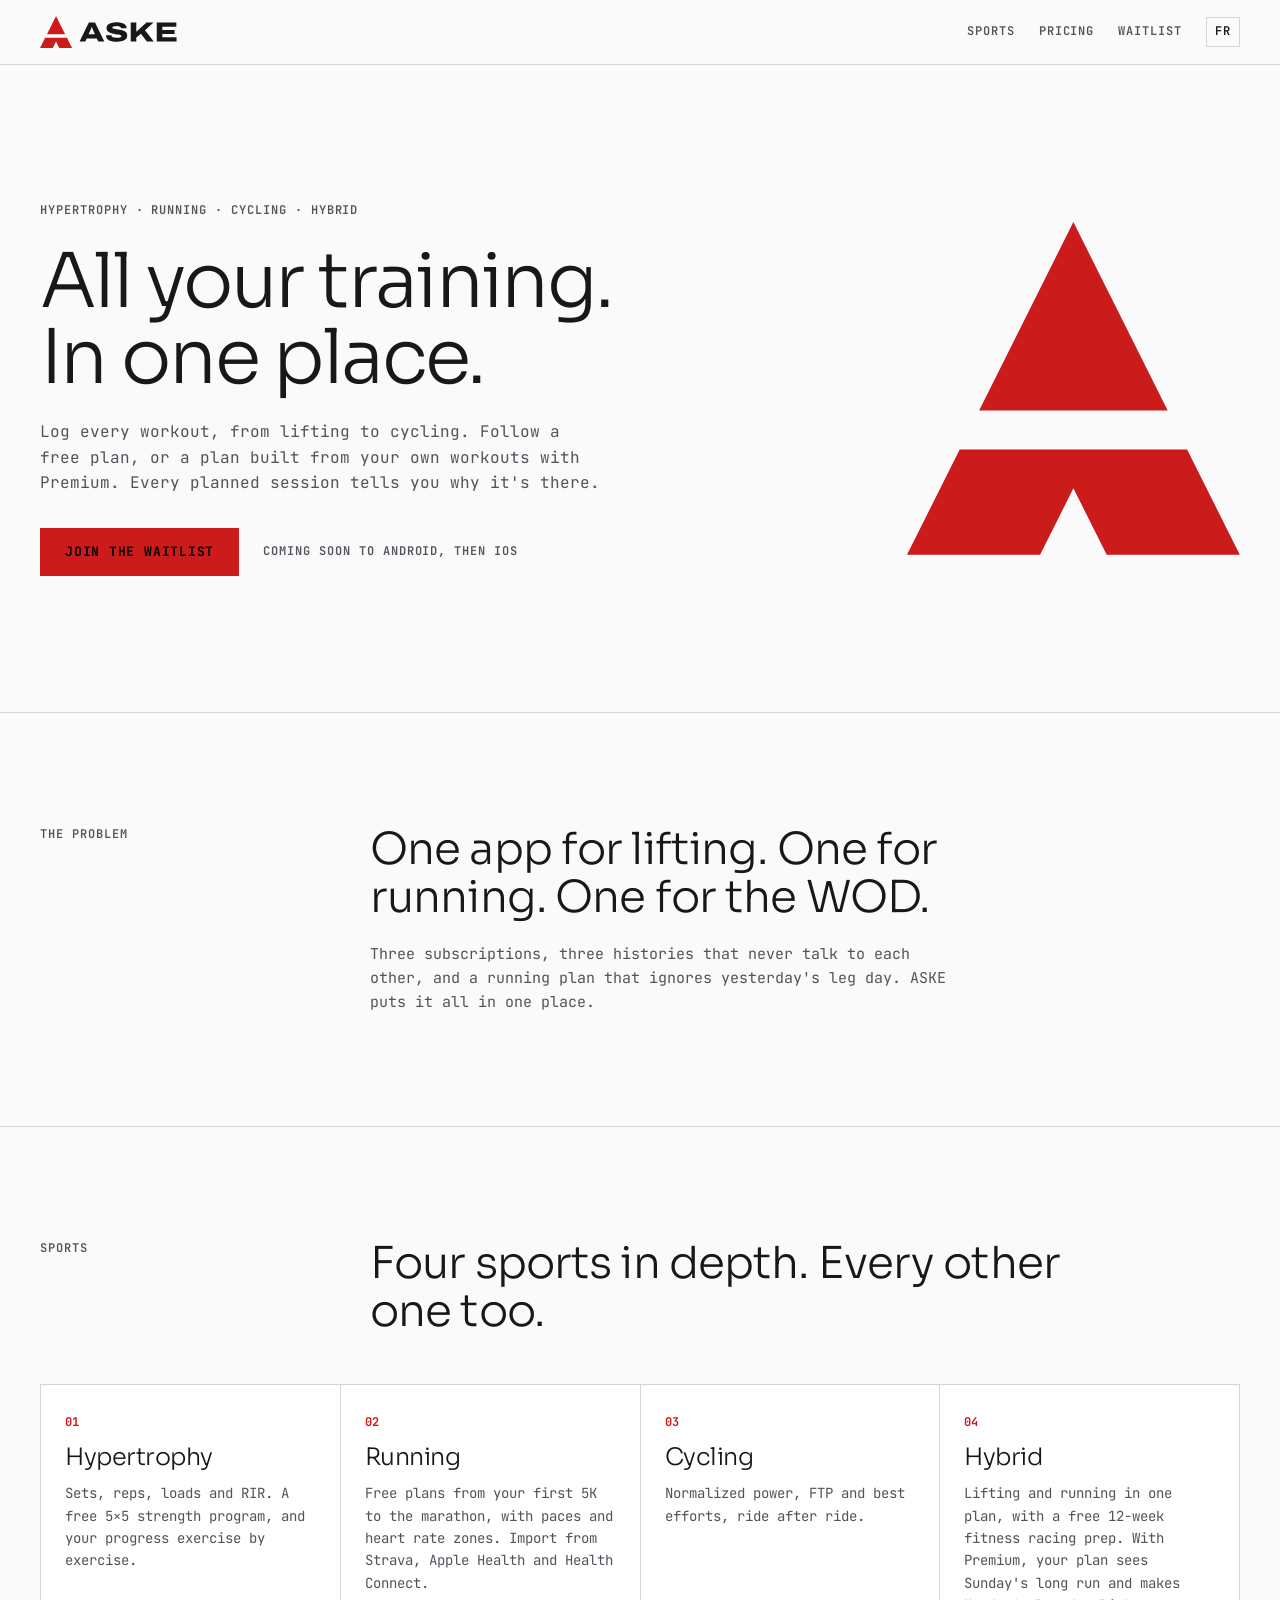
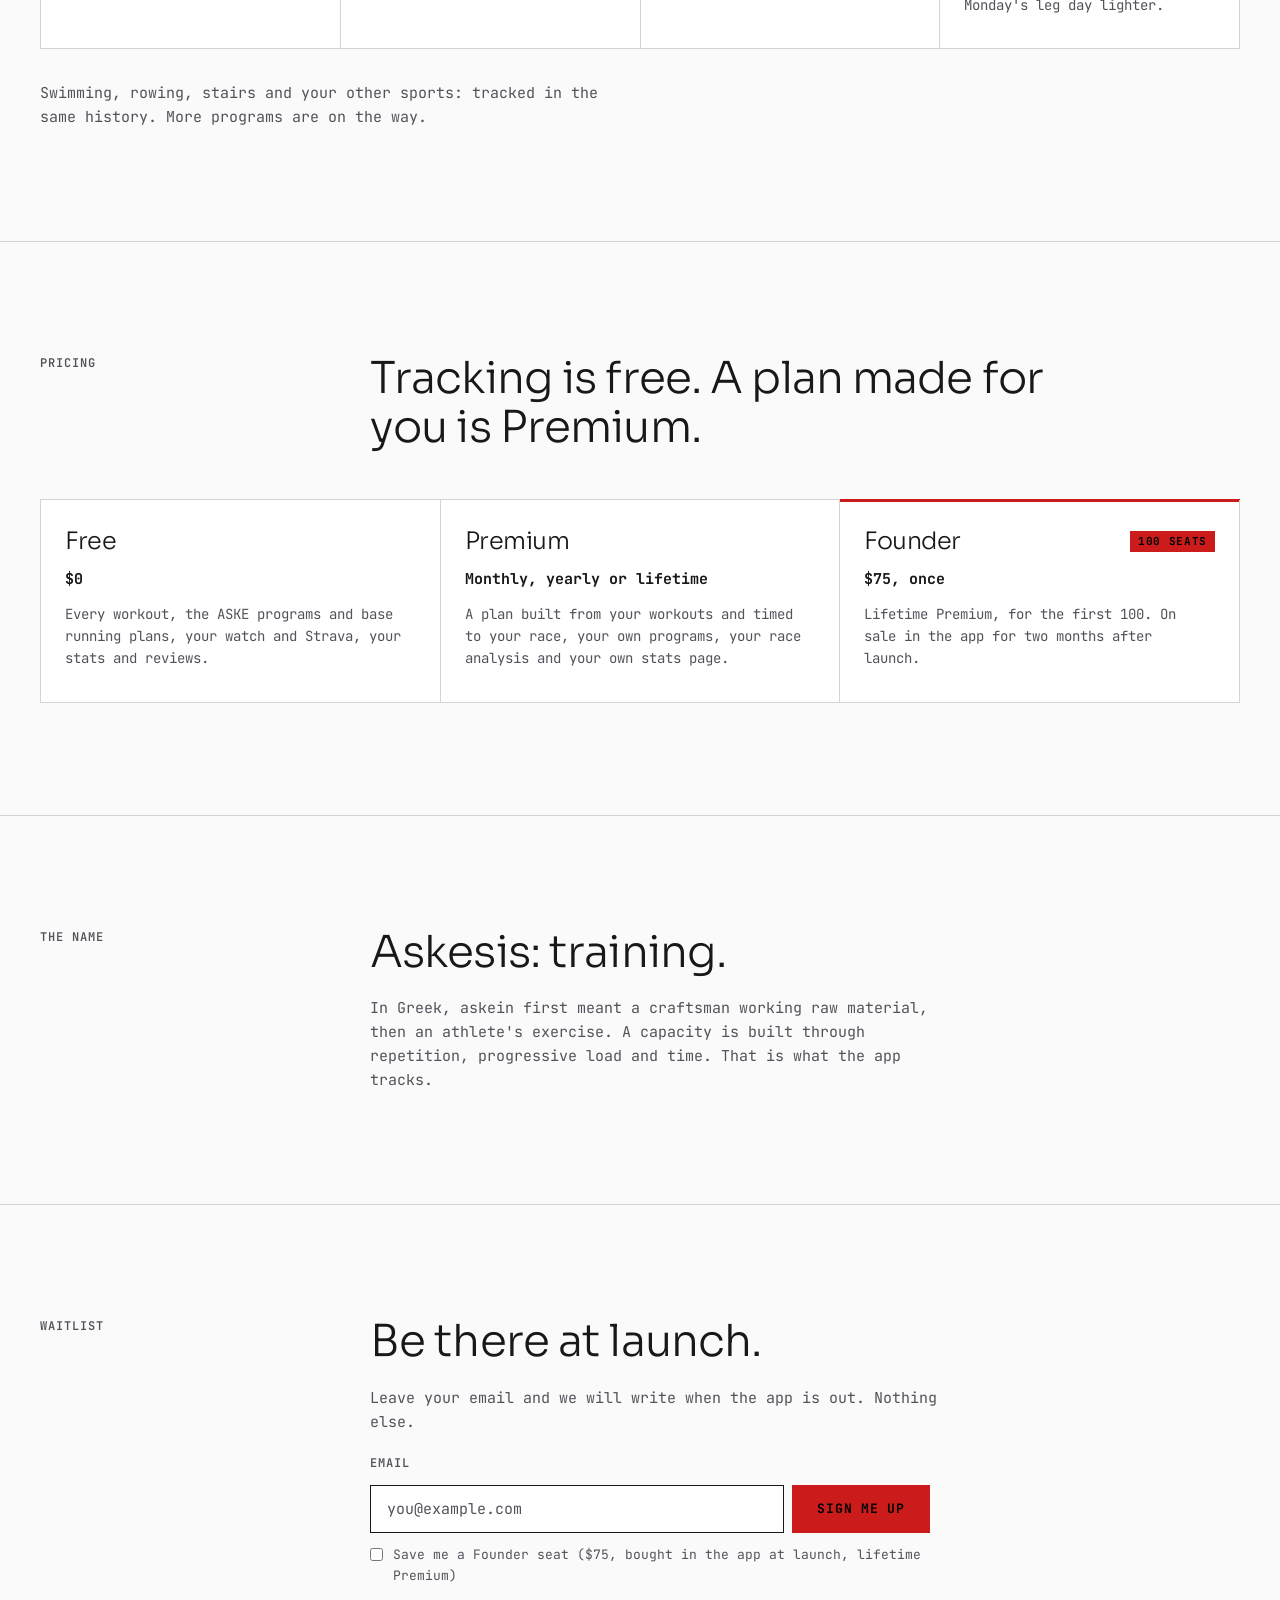
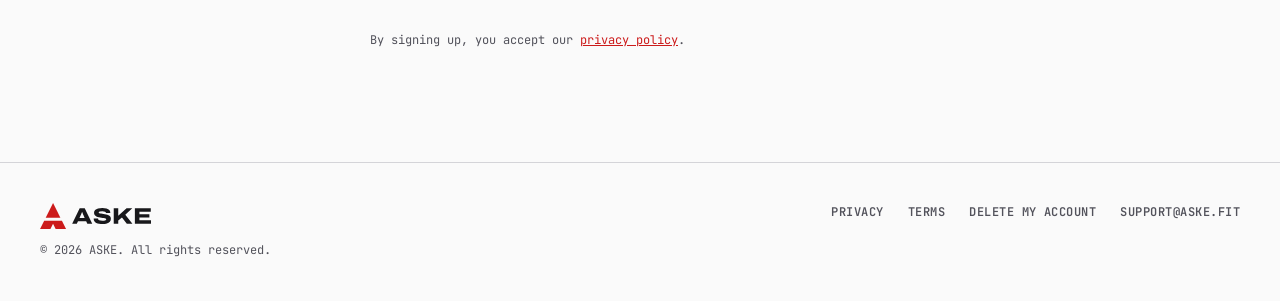
<file: en/index.html>
<!DOCTYPE html><html lang="en"><head><meta charset="utf-8"><meta name="viewport" content="width=device-width, initial-scale=1"><title>ASKE - Workout tracker for gym, running and cycling</title><meta name="description" content="Workout tracker for strength, running, cycling and hybrid training. Free plans from your first 5K to the marathon, and every sport you do in one place."><link rel="canonical" href="https://aske.fit/en/"><link rel="alternate" hreflang="fr" href="https://aske.fit/"><link rel="alternate" hreflang="en" href="https://aske.fit/en/"><link rel="alternate" hreflang="x-default" href="https://aske.fit/"><link rel="icon" type="image/svg+xml" href="/favicon.svg"><link rel="icon" type="image/png" href="/favicon.png"><link rel="apple-touch-icon" href="/apple-touch-icon.png"><meta name="theme-color" content="#cc1b1b"><meta property="og:type" content="website"><meta property="og:site_name" content="ASKE"><meta property="og:title" content="ASKE - Workout tracker for gym, running and cycling"><meta property="og:description" content="Workout tracker for strength, running, cycling and hybrid training. Free plans from your first 5K to the marathon, and every sport you do in one place."><meta property="og:url" content="https://aske.fit/en/"><meta property="og:image" content="https://aske.fit/apercu.png"><meta property="og:locale" content="en_CA"><meta name="twitter:card" content="summary"><script type="application/ld+json">{"@context":"https://schema.org","@type":"SoftwareApplication","name":"ASKE","description":"Workout tracker for strength, running, cycling and hybrid training. Free plans from your first 5K to the marathon, and every sport you do in one place.","url":"https://aske.fit/en/","image":"https://aske.fit/apercu.png","inLanguage":"en-CA","applicationCategory":"HealthApplication","applicationSubCategory":"Fitness","operatingSystem":"Android, iOS","offers":{"@type":"Offer","price":"0","priceCurrency":"CAD"},"publisher":{"@type":"Organization","name":"ASKE","url":"https://aske.fit/"}}</script><style>@font-face{font-family:"JetBrains Mono-d192f39808fb38ab";src:url("/_astro/fonts/81133e6a08c1533e.woff2") format("woff2");font-display:swap;unicode-range:U+0000-00FF,U+0131,U+0152-0153,U+02BB-02BC,U+02C6,U+02DA,U+02DC,U+0304,U+0308,U+0329,U+2000-206F,U+20AC,U+2122,U+2191,U+2193,U+2212,U+2215,U+FEFF,U+FFFD;font-weight:400;font-style:normal;}@font-face{font-family:"JetBrains Mono-d192f39808fb38ab";src:url("/_astro/fonts/14d18de6c4f4b80f.woff2") format("woff2");font-display:swap;unicode-range:U+0000-00FF,U+0131,U+0152-0153,U+02BB-02BC,U+02C6,U+02DA,U+02DC,U+0304,U+0308,U+0329,U+2000-206F,U+20AC,U+2122,U+2191,U+2193,U+2212,U+2215,U+FEFF,U+FFFD;font-weight:600;font-style:normal;}@font-face{font-family:"JetBrains Mono-d192f39808fb38ab";src:url("/_astro/fonts/954d4fd4837b74b5.woff2") format("woff2");font-display:swap;unicode-range:U+0000-00FF,U+0131,U+0152-0153,U+02BB-02BC,U+02C6,U+02DA,U+02DC,U+0304,U+0308,U+0329,U+2000-206F,U+20AC,U+2122,U+2191,U+2193,U+2212,U+2215,U+FEFF,U+FFFD;font-weight:700;font-style:normal;}@font-face{font-family:"JetBrains Mono-d192f39808fb38ab";src:url("/_astro/fonts/4a5dbff24a66261e.woff2") format("woff2");font-display:swap;unicode-range:U+0100-02BA,U+02BD-02C5,U+02C7-02CC,U+02CE-02D7,U+02DD-02FF,U+0304,U+0308,U+0329,U+1D00-1DBF,U+1E00-1E9F,U+1EF2-1EFF,U+2020,U+20A0-20AB,U+20AD-20C0,U+2113,U+2C60-2C7F,U+A720-A7FF;font-weight:400;font-style:normal;}@font-face{font-family:"JetBrains Mono-d192f39808fb38ab";src:url("/_astro/fonts/8efcdfd190ec5e2a.woff2") format("woff2");font-display:swap;unicode-range:U+0100-02BA,U+02BD-02C5,U+02C7-02CC,U+02CE-02D7,U+02DD-02FF,U+0304,U+0308,U+0329,U+1D00-1DBF,U+1E00-1E9F,U+1EF2-1EFF,U+2020,U+20A0-20AB,U+20AD-20C0,U+2113,U+2C60-2C7F,U+A720-A7FF;font-weight:600;font-style:normal;}@font-face{font-family:"JetBrains Mono-d192f39808fb38ab";src:url("/_astro/fonts/86fa0ff5c3dd93f3.woff2") format("woff2");font-display:swap;unicode-range:U+0100-02BA,U+02BD-02C5,U+02C7-02CC,U+02CE-02D7,U+02DD-02FF,U+0304,U+0308,U+0329,U+1D00-1DBF,U+1E00-1E9F,U+1EF2-1EFF,U+2020,U+20A0-20AB,U+20AD-20C0,U+2113,U+2C60-2C7F,U+A720-A7FF;font-weight:700;font-style:normal;}@font-face{font-family:"JetBrains Mono-d192f39808fb38ab fallback: Courier New";src:local("Courier New");font-display:swap;font-weight:400;font-style:normal;size-adjust:99.9837%;ascent-override:102.0166%;descent-override:30.0049%;}@font-face{font-family:"JetBrains Mono-d192f39808fb38ab fallback: Courier New";src:local("Courier New");font-display:swap;font-weight:600;font-style:normal;size-adjust:99.9837%;ascent-override:102.0166%;descent-override:30.0049%;}@font-face{font-family:"JetBrains Mono-d192f39808fb38ab fallback: Courier New";src:local("Courier New");font-display:swap;font-weight:700;font-style:normal;size-adjust:99.9837%;ascent-override:102.0166%;descent-override:30.0049%;}@font-face{font-family:"JetBrains Mono-d192f39808fb38ab fallback: Courier New";src:local("Courier New");font-display:swap;font-weight:400;font-style:normal;size-adjust:99.9837%;ascent-override:102.0166%;descent-override:30.0049%;}@font-face{font-family:"JetBrains Mono-d192f39808fb38ab fallback: Courier New";src:local("Courier New");font-display:swap;font-weight:600;font-style:normal;size-adjust:99.9837%;ascent-override:102.0166%;descent-override:30.0049%;}@font-face{font-family:"JetBrains Mono-d192f39808fb38ab fallback: Courier New";src:local("Courier New");font-display:swap;font-weight:700;font-style:normal;size-adjust:99.9837%;ascent-override:102.0166%;descent-override:30.0049%;}:root{--font-mono:"JetBrains Mono-d192f39808fb38ab","JetBrains Mono-d192f39808fb38ab fallback: Courier New",monospace;}</style><link rel="preload" href="/_astro/fonts/81133e6a08c1533e.woff2" as="font" type="font/woff2" crossorigin><link rel="preload" href="/_astro/fonts/14d18de6c4f4b80f.woff2" as="font" type="font/woff2" crossorigin><link rel="preload" href="/_astro/fonts/954d4fd4837b74b5.woff2" as="font" type="font/woff2" crossorigin><link rel="preload" href="/_astro/fonts/4a5dbff24a66261e.woff2" as="font" type="font/woff2" crossorigin><link rel="preload" href="/_astro/fonts/8efcdfd190ec5e2a.woff2" as="font" type="font/woff2" crossorigin><link rel="preload" href="/_astro/fonts/86fa0ff5c3dd93f3.woff2" as="font" type="font/woff2" crossorigin><style>@font-face{font-family:Sora-f161dcfc547be651;src:url("/_astro/fonts/be415f25fe1f2206.woff2") format("woff2");font-display:swap;unicode-range:U+0000-00FF,U+0131,U+0152-0153,U+02BB-02BC,U+02C6,U+02DA,U+02DC,U+0304,U+0308,U+0329,U+2000-206F,U+20AC,U+2122,U+2191,U+2193,U+2212,U+2215,U+FEFF,U+FFFD;font-weight:300;font-style:normal;}@font-face{font-family:Sora-f161dcfc547be651;src:url("/_astro/fonts/0375800f6a881f2b.woff2") format("woff2");font-display:swap;unicode-range:U+0000-00FF,U+0131,U+0152-0153,U+02BB-02BC,U+02C6,U+02DA,U+02DC,U+0304,U+0308,U+0329,U+2000-206F,U+20AC,U+2122,U+2191,U+2193,U+2212,U+2215,U+FEFF,U+FFFD;font-weight:500;font-style:normal;}@font-face{font-family:Sora-f161dcfc547be651;src:url("/_astro/fonts/8532a4573a9ff8f9.woff2") format("woff2");font-display:swap;unicode-range:U+0100-02BA,U+02BD-02C5,U+02C7-02CC,U+02CE-02D7,U+02DD-02FF,U+0304,U+0308,U+0329,U+1D00-1DBF,U+1E00-1E9F,U+1EF2-1EFF,U+2020,U+20A0-20AB,U+20AD-20C0,U+2113,U+2C60-2C7F,U+A720-A7FF;font-weight:300;font-style:normal;}@font-face{font-family:Sora-f161dcfc547be651;src:url("/_astro/fonts/f98da66c596d25b6.woff2") format("woff2");font-display:swap;unicode-range:U+0100-02BA,U+02BD-02C5,U+02C7-02CC,U+02CE-02D7,U+02DD-02FF,U+0304,U+0308,U+0329,U+1D00-1DBF,U+1E00-1E9F,U+1EF2-1EFF,U+2020,U+20A0-20AB,U+20AD-20C0,U+2113,U+2C60-2C7F,U+A720-A7FF;font-weight:500;font-style:normal;}@font-face{font-family:"Sora-f161dcfc547be651 fallback: Arial";src:local("Arial");font-display:swap;font-weight:300;font-style:normal;size-adjust:112.6064%;ascent-override:86.1408%;descent-override:25.7534%;line-gap-override:0%;}@font-face{font-family:"Sora-f161dcfc547be651 fallback: Arial";src:local("Arial");font-display:swap;font-weight:500;font-style:normal;size-adjust:112.6064%;ascent-override:86.1408%;descent-override:25.7534%;line-gap-override:0%;}@font-face{font-family:"Sora-f161dcfc547be651 fallback: Arial";src:local("Arial");font-display:swap;font-weight:300;font-style:normal;size-adjust:112.6064%;ascent-override:86.1408%;descent-override:25.7534%;line-gap-override:0%;}@font-face{font-family:"Sora-f161dcfc547be651 fallback: Arial";src:local("Arial");font-display:swap;font-weight:500;font-style:normal;size-adjust:112.6064%;ascent-override:86.1408%;descent-override:25.7534%;line-gap-override:0%;}:root{--font-sans:Sora-f161dcfc547be651,"Sora-f161dcfc547be651 fallback: Arial",sans-serif;}</style><link rel="preload" href="/_astro/fonts/be415f25fe1f2206.woff2" as="font" type="font/woff2" crossorigin><link rel="preload" href="/_astro/fonts/0375800f6a881f2b.woff2" as="font" type="font/woff2" crossorigin><link rel="preload" href="/_astro/fonts/8532a4573a9ff8f9.woff2" as="font" type="font/woff2" crossorigin><link rel="preload" href="/_astro/fonts/f98da66c596d25b6.woff2" as="font" type="font/woff2" crossorigin><script type="module" src="/_astro/Statistiques.astro_astro_type_script_index_0_lang.Bt44lDRR.js"></script><style>:root{color-scheme:light dark;--brand:#cc1b1b;--brand-pressed:#b81f14;--bg-main:#fafafa;--bg-card:#fff;--bg-sunken:#f4f4f5;--bg-inverse:#18181b;--text-primary:#18181b;--text-secondary:#52525b;--text-tertiary:#52525b;--text-on-primary:#000;--text-inverse:#fff;--text-link:#cc1b1b;--text-danger:#c81e1e;--text-success:#047857;--border-default:#d4d4d8;--border-strong:#18181b;--page-max:1440px;--gutter:clamp(16px, 4vw, 40px)}@media (prefers-color-scheme:dark){:root{--bg-main:#000;--bg-card:#18181b;--bg-sunken:#09090b;--bg-inverse:#d4d4d8;--text-primary:#fafafa;--text-secondary:#a1a1aa;--text-tertiary:#71717a;--text-inverse:#000;--text-danger:#ef4444;--text-success:#10b981;--border-default:#27272a;--border-strong:#52525b}}*,:before,:after{box-sizing:border-box}html{-webkit-text-size-adjust:100%;scroll-behavior:smooth}body{background:var(--bg-main);color:var(--text-primary);font-family:var(--font-mono);-webkit-font-smoothing:antialiased;margin:0;font-size:15px;line-height:1.6}h1,h2,h3{font-family:var(--font-sans);letter-spacing:-.02em;margin:0;font-weight:300;line-height:1.1}p{margin:0}a{color:var(--text-link)}:focus-visible{outline:2px solid var(--brand);outline-offset:2px}.wrap{max-width:var(--page-max);padding:0 var(--gutter);margin:0 auto}.label{font-family:var(--font-mono);letter-spacing:.08em;text-transform:uppercase;color:var(--text-secondary);font-size:12px;font-weight:600}.btn{min-height:48px;font-family:var(--font-mono);letter-spacing:.06em;text-transform:uppercase;cursor:pointer;border:1px solid #0000;justify-content:center;align-items:center;padding:0 24px;font-size:13px;font-weight:700;text-decoration:none;display:inline-flex}.btn-primary{background:var(--brand);color:var(--text-on-primary)}.btn-primary:hover{background:var(--brand-pressed)}.btn-primary:disabled{opacity:.6;cursor:progress}.btn-secondary{color:var(--text-primary);border-color:var(--border-strong);background:0 0}.logo[data-astro-cid-f7espo7c]{display:block}.marque[data-astro-cid-f7espo7c]{fill:var(--brand)}.mot[data-astro-cid-f7espo7c]{fill:currentColor}
</style><link rel="stylesheet" href="/_astro/Accueil.CSq6NTC8.css"><style>.entete[data-astro-cid-nen7h5rs]{z-index:10;background:var(--bg-main);border-bottom:1px solid var(--border-default);position:sticky;top:0}.barre[data-astro-cid-nen7h5rs]{justify-content:space-between;align-items:center;height:64px;display:flex}.accueil[data-astro-cid-nen7h5rs]{color:var(--text-primary)}.nav[data-astro-cid-nen7h5rs]{align-items:center;gap:24px;display:flex}.lien[data-astro-cid-nen7h5rs]{letter-spacing:.08em;text-transform:uppercase;color:var(--text-secondary);font-size:12px;font-weight:600;text-decoration:none}.lien[data-astro-cid-nen7h5rs]:hover{color:var(--text-primary)}.langue[data-astro-cid-nen7h5rs]{border:1px solid var(--border-default);color:var(--text-primary);padding:4px 8px}@media (width<=640px){.masque-mobile[data-astro-cid-nen7h5rs]{display:none}.nav[data-astro-cid-nen7h5rs]{gap:16px}}.pied[data-astro-cid-jo6i4kqk]{border-top:1px solid var(--border-default);padding:40px 0}.contenu[data-astro-cid-jo6i4kqk]{flex-wrap:wrap;justify-content:space-between;gap:24px;display:flex}.marque[data-astro-cid-jo6i4kqk]{color:var(--text-primary);flex-direction:column;gap:12px;display:flex}.droits[data-astro-cid-jo6i4kqk]{color:var(--text-tertiary);font-size:12px}.liens[data-astro-cid-jo6i4kqk]{flex-wrap:wrap;align-items:flex-start;gap:12px 24px;display:flex}.liens[data-astro-cid-jo6i4kqk] a[data-astro-cid-jo6i4kqk]{letter-spacing:.04em;text-transform:uppercase;color:var(--text-secondary);font-size:12px;font-weight:600;text-decoration:none}.liens[data-astro-cid-jo6i4kqk] a[data-astro-cid-jo6i4kqk]:hover{color:var(--text-primary)}
</style></head><body><header class="entete" data-astro-cid-nen7h5rs><div class="wrap barre" data-astro-cid-nen7h5rs><a href="/en/" class="accueil" aria-label="ASKE" data-astro-cid-nen7h5rs><svg class="logo" viewBox="0 0 435.16 102" height="32" width="136.64" role="img" aria-label="ASKE" data-astro-cid-f7espo7c><g transform="scale(1.7) translate(-2 -2)" data-astro-cid-f7espo7c><path class="marque" d="M32 2 L49 36 H15 Z" data-astro-cid-f7espo7c></path><path class="marque" d="M11.5 43 H52.5 L62 62 H38 L32 50 L26 62 H2 Z" data-astro-cid-f7espo7c></path></g><path class="mot" d="M144.31 81L126 81L155.48 21L175.27 21L204.75 81L185.48 81L180.94 71.41L148.85 71.41L144.31 81M160.19 46.20L154.78 58.41L175.01 58.41L169.60 46.20Q169.08 45.16 168.21 42.93Q167.34 40.71 166.47 38.53Q165.59 36.35 165.33 35.39L164.63 35.39Q164.02 36.96 163.19 39.05Q162.37 41.15 161.54 43.11Q160.71 45.07 160.19 46.20M245.48 82.05Q238.06 82.05 231.74 81.17Q225.42 80.30 220.62 78.08Q215.83 75.85 213.17 71.97Q210.51 68.09 210.42 62.08Q210.42 61.90 210.46 61.64Q210.51 61.38 210.51 61.12L227.95 61.12Q227.77 61.81 227.77 62.60Q227.77 66.61 232.26 68.09Q236.76 69.58 244.17 69.58Q247.48 69.58 251.06 69.18Q254.63 68.79 257.08 67.66Q259.52 66.52 259.52 64.26Q259.52 62.16 256.94 61.03Q254.37 59.90 250.14 59.24Q245.91 58.59 240.81 57.93Q235.71 57.28 230.61 56.15Q225.51 55.01 221.23 52.92Q216.96 50.83 214.39 47.34Q211.81 43.85 211.81 38.35Q211.81 31.99 216 27.93Q220.19 23.88 227.51 21.92Q234.84 19.95 244.17 19.95Q253.67 19.95 260.74 21.92Q267.80 23.88 271.73 27.89Q275.65 31.90 275.65 37.92L275.65 39.14L258.47 39.14L258.47 38.44Q258.47 35.74 254.98 33.91Q251.49 32.08 245.04 32.08Q237.19 32.08 233.66 33.51Q230.13 34.95 230.13 36.96Q230.13 38.97 232.70 40.01Q235.27 41.06 239.55 41.67Q243.82 42.28 248.88 42.93Q253.94 43.59 259.04 44.68Q264.14 45.77 268.41 47.77Q272.69 49.78 275.26 53.18Q277.83 56.58 277.83 61.90Q277.83 69.14 273.65 73.59Q269.46 78.03 262.13 80.04Q254.81 82.05 245.48 82.05M306.78 81L289.08 81L289.08 21L306.78 21L306.78 50.13L339.40 21L361.81 21L334.43 45.77L362.42 81L340.45 81L321.35 56.41L306.78 68.18L306.78 81M435.16 81L372.02 81L372.02 21L434.46 21L434.46 34.17L389.81 34.17L389.81 44.28L428.88 44.28L428.88 57.02L389.81 57.02L389.81 67.83L435.16 67.83" data-astro-cid-f7espo7c></path></svg></a><nav class="nav" aria-label="Navigation" data-astro-cid-nen7h5rs><a href="/en/#sports" class="lien masque-mobile" data-astro-cid-nen7h5rs>Sports</a><a href="/en/#prix" class="lien masque-mobile" data-astro-cid-nen7h5rs>Pricing</a><a href="/en/#liste" class="lien" data-astro-cid-nen7h5rs>Waitlist</a><a href="/" hreflang="fr" lang="fr" class="lien langue" aria-label="Français" data-astro-cid-nen7h5rs>FR</a></nav></div></header><main><section class="hero" data-astro-cid-fixlnrjr><div class="wrap hero-grille" data-astro-cid-fixlnrjr><div class="hero-contenu" data-astro-cid-fixlnrjr><p class="label" data-astro-cid-fixlnrjr>Hypertrophy · Running · Cycling · Hybrid</p><h1 class="hero-titre" data-astro-cid-fixlnrjr>All your training.<br /><span class="ligne">In one place.</span></h1><p class="hero-texte" data-astro-cid-fixlnrjr>Log every workout, from lifting to cycling. Follow a free plan, or a plan built from your own workouts with Premium. Every planned session tells you why it&#39;s there.</p><div class="hero-actions" data-astro-cid-fixlnrjr><a href="#liste" class="btn btn-primary" data-astro-cid-fixlnrjr>Join the waitlist</a><span class="label" data-astro-cid-fixlnrjr>Coming soon to Android, then iOS</span></div></div><svg class="hero-marque" viewBox="2 2 60 60" aria-hidden="true" data-astro-cid-fixlnrjr><path d="M32 2 L49 36 H15 Z" data-astro-cid-fixlnrjr></path><path d="M11.5 43 H52.5 L62 62 H38 L32 50 L26 62 H2 Z" data-astro-cid-fixlnrjr></path></svg></div></section><section class="section" data-astro-cid-fixlnrjr><div class="wrap colonnes" data-astro-cid-fixlnrjr><p class="label" data-astro-cid-fixlnrjr>The problem</p><div class="corps" data-astro-cid-fixlnrjr><h2 class="titre-section" data-astro-cid-fixlnrjr>One app for lifting. One for running. One for the WOD.</h2><p class="texte" data-astro-cid-fixlnrjr>Three subscriptions, three histories that never talk to each other, and a running plan that ignores yesterday&#39;s leg day. ASKE puts it all in one place.</p></div></div></section><section class="section" id="sports" data-astro-cid-fixlnrjr><div class="wrap" data-astro-cid-fixlnrjr><div class="colonnes entete-section" data-astro-cid-fixlnrjr><p class="label" data-astro-cid-fixlnrjr>Sports</p><h2 class="titre-section corps" data-astro-cid-fixlnrjr>Four sports in depth. Every other one too.</h2></div><ol class="grille grille-4" data-astro-cid-fixlnrjr><li class="case" data-astro-cid-fixlnrjr><span class="numero" data-astro-cid-fixlnrjr>01</span><h3 class="nom" data-astro-cid-fixlnrjr>Hypertrophy</h3><p class="texte-case" data-astro-cid-fixlnrjr>Sets, reps, loads and RIR. A free 5×5 strength program, and your progress exercise by exercise.</p></li><li class="case" data-astro-cid-fixlnrjr><span class="numero" data-astro-cid-fixlnrjr>02</span><h3 class="nom" data-astro-cid-fixlnrjr>Running</h3><p class="texte-case" data-astro-cid-fixlnrjr>Free plans from your first 5K to the marathon, with paces and heart rate zones. Import from Strava, Apple Health and Health Connect.</p></li><li class="case" data-astro-cid-fixlnrjr><span class="numero" data-astro-cid-fixlnrjr>03</span><h3 class="nom" data-astro-cid-fixlnrjr>Cycling</h3><p class="texte-case" data-astro-cid-fixlnrjr>Normalized power, FTP and best efforts, ride after ride.</p></li><li class="case" data-astro-cid-fixlnrjr><span class="numero" data-astro-cid-fixlnrjr>04</span><h3 class="nom" data-astro-cid-fixlnrjr>Hybrid</h3><p class="texte-case" data-astro-cid-fixlnrjr>Lifting and running in one plan, with a free 12-week fitness racing prep. With Premium, your plan sees Sunday&#39;s long run and makes Monday&#39;s leg day lighter.</p></li></ol><p class="texte autres" data-astro-cid-fixlnrjr>Swimming, rowing, stairs and your other sports: tracked in the same history. More programs are on the way.</p></div></section><section class="section" id="prix" data-astro-cid-fixlnrjr><div class="wrap" data-astro-cid-fixlnrjr><div class="colonnes entete-section" data-astro-cid-fixlnrjr><p class="label" data-astro-cid-fixlnrjr>Pricing</p><h2 class="titre-section corps" data-astro-cid-fixlnrjr>Tracking is free. A plan made for you is Premium.</h2></div><ul class="grille grille-3" data-astro-cid-fixlnrjr><li class="case" data-astro-cid-fixlnrjr><div class="case-entete" data-astro-cid-fixlnrjr><h3 class="nom" data-astro-cid-fixlnrjr>Free</h3></div><p class="prix" data-astro-cid-fixlnrjr>$0</p><p class="texte-case" data-astro-cid-fixlnrjr>Every workout, the ASKE programs and base running plans, your watch and Strava, your stats and reviews.</p></li><li class="case" data-astro-cid-fixlnrjr><div class="case-entete" data-astro-cid-fixlnrjr><h3 class="nom" data-astro-cid-fixlnrjr>Premium</h3></div><p class="prix" data-astro-cid-fixlnrjr>Monthly, yearly or lifetime</p><p class="texte-case" data-astro-cid-fixlnrjr>A plan built from your workouts and timed to your race, your own programs, your race analysis and your own stats page.</p></li><li class="case vedette" data-astro-cid-fixlnrjr><div class="case-entete" data-astro-cid-fixlnrjr><h3 class="nom" data-astro-cid-fixlnrjr>Founder</h3><span class="tag" data-astro-cid-fixlnrjr>100 seats</span></div><p class="prix" data-astro-cid-fixlnrjr>$75, once</p><p class="texte-case" data-astro-cid-fixlnrjr>Lifetime Premium, for the first 100. On sale in the app for two months after launch.</p></li></ul></div></section><section class="section" data-astro-cid-fixlnrjr><div class="wrap colonnes" data-astro-cid-fixlnrjr><p class="label" data-astro-cid-fixlnrjr>The name</p><div class="corps" data-astro-cid-fixlnrjr><h2 class="titre-section" data-astro-cid-fixlnrjr>Askesis: training.</h2><p class="texte" data-astro-cid-fixlnrjr>In Greek, askein first meant a craftsman working raw material, then an athlete&#39;s exercise. A capacity is built through repetition, progressive load and time. That is what the app tracks.</p></div></div></section><section class="section liste" id="liste" data-astro-cid-fixlnrjr><div class="wrap colonnes" data-astro-cid-fixlnrjr><p class="label" data-astro-cid-fixlnrjr>Waitlist</p><div class="corps" data-astro-cid-fixlnrjr><h2 class="titre-section" data-astro-cid-fixlnrjr>Be there at launch.</h2><p class="texte" data-astro-cid-fixlnrjr>Leave your email and we will write when the app is out. Nothing else.</p><form class="formulaire" data-liste-attente data-langue="en" data-messages="{&quot;envoyer&quot;:&quot;Sign me up&quot;,&quot;envoi&quot;:&quot;Sending…&quot;,&quot;succes&quot;:&quot;Got it. We will write at launch.&quot;,&quot;erreur&quot;:&quot;The signup did not go through. Try again in a moment.&quot;,&quot;invalide&quot;:&quot;This email does not look valid.&quot;}" novalidate data-astro-cid-6zrixzer><label class="label" for="liste-courriel" data-astro-cid-6zrixzer>Email</label><div class="ligne" data-astro-cid-6zrixzer><input id="liste-courriel" name="courriel" type="email" autocomplete="email" inputmode="email" required maxlength="254" placeholder="you@example.com" class="champ" data-astro-cid-6zrixzer><button type="submit" class="btn btn-primary" data-astro-cid-6zrixzer>Sign me up</button></div><label class="case" data-astro-cid-6zrixzer><input type="checkbox" name="fondateur" data-astro-cid-6zrixzer><span data-astro-cid-6zrixzer>Save me a Founder seat ($75, bought in the app at launch, lifetime Premium)</span></label><p class="statut" role="status" aria-live="polite" data-astro-cid-6zrixzer></p><p class="mention" data-astro-cid-6zrixzer>By signing up, you accept our <a href="/en/privacy/" data-astro-cid-6zrixzer>privacy policy</a>.</p></form><script type="module" src="/_astro/ListeAttente.astro_astro_type_script_index_0_lang.BYNGGyfv.js"></script></div></div></section></main><footer class="pied" data-astro-cid-jo6i4kqk><div class="wrap contenu" data-astro-cid-jo6i4kqk><div class="marque" data-astro-cid-jo6i4kqk><svg class="logo" viewBox="0 0 435.16 102" height="26" width="111.01999999999998" role="img" aria-label="ASKE" data-astro-cid-f7espo7c><g transform="scale(1.7) translate(-2 -2)" data-astro-cid-f7espo7c><path class="marque" d="M32 2 L49 36 H15 Z" data-astro-cid-f7espo7c></path><path class="marque" d="M11.5 43 H52.5 L62 62 H38 L32 50 L26 62 H2 Z" data-astro-cid-f7espo7c></path></g><path class="mot" d="M144.31 81L126 81L155.48 21L175.27 21L204.75 81L185.48 81L180.94 71.41L148.85 71.41L144.31 81M160.19 46.20L154.78 58.41L175.01 58.41L169.60 46.20Q169.08 45.16 168.21 42.93Q167.34 40.71 166.47 38.53Q165.59 36.35 165.33 35.39L164.63 35.39Q164.02 36.96 163.19 39.05Q162.37 41.15 161.54 43.11Q160.71 45.07 160.19 46.20M245.48 82.05Q238.06 82.05 231.74 81.17Q225.42 80.30 220.62 78.08Q215.83 75.85 213.17 71.97Q210.51 68.09 210.42 62.08Q210.42 61.90 210.46 61.64Q210.51 61.38 210.51 61.12L227.95 61.12Q227.77 61.81 227.77 62.60Q227.77 66.61 232.26 68.09Q236.76 69.58 244.17 69.58Q247.48 69.58 251.06 69.18Q254.63 68.79 257.08 67.66Q259.52 66.52 259.52 64.26Q259.52 62.16 256.94 61.03Q254.37 59.90 250.14 59.24Q245.91 58.59 240.81 57.93Q235.71 57.28 230.61 56.15Q225.51 55.01 221.23 52.92Q216.96 50.83 214.39 47.34Q211.81 43.85 211.81 38.35Q211.81 31.99 216 27.93Q220.19 23.88 227.51 21.92Q234.84 19.95 244.17 19.95Q253.67 19.95 260.74 21.92Q267.80 23.88 271.73 27.89Q275.65 31.90 275.65 37.92L275.65 39.14L258.47 39.14L258.47 38.44Q258.47 35.74 254.98 33.91Q251.49 32.08 245.04 32.08Q237.19 32.08 233.66 33.51Q230.13 34.95 230.13 36.96Q230.13 38.97 232.70 40.01Q235.27 41.06 239.55 41.67Q243.82 42.28 248.88 42.93Q253.94 43.59 259.04 44.68Q264.14 45.77 268.41 47.77Q272.69 49.78 275.26 53.18Q277.83 56.58 277.83 61.90Q277.83 69.14 273.65 73.59Q269.46 78.03 262.13 80.04Q254.81 82.05 245.48 82.05M306.78 81L289.08 81L289.08 21L306.78 21L306.78 50.13L339.40 21L361.81 21L334.43 45.77L362.42 81L340.45 81L321.35 56.41L306.78 68.18L306.78 81M435.16 81L372.02 81L372.02 21L434.46 21L434.46 34.17L389.81 34.17L389.81 44.28L428.88 44.28L428.88 57.02L389.81 57.02L389.81 67.83L435.16 67.83" data-astro-cid-f7espo7c></path></svg><p class="droits" data-astro-cid-jo6i4kqk>© 2026 ASKE. All rights reserved.</p></div><nav class="liens" aria-label="Contact" data-astro-cid-jo6i4kqk><a href="/en/privacy/" data-astro-cid-jo6i4kqk>Privacy</a><a href="/en/terms/" data-astro-cid-jo6i4kqk>Terms</a><a href="/en/delete-account/" data-astro-cid-jo6i4kqk>Delete my account</a><a href="mailto:support@aske.fit" data-astro-cid-jo6i4kqk>support@aske.fit</a></nav></div></footer></body></html>
</file>
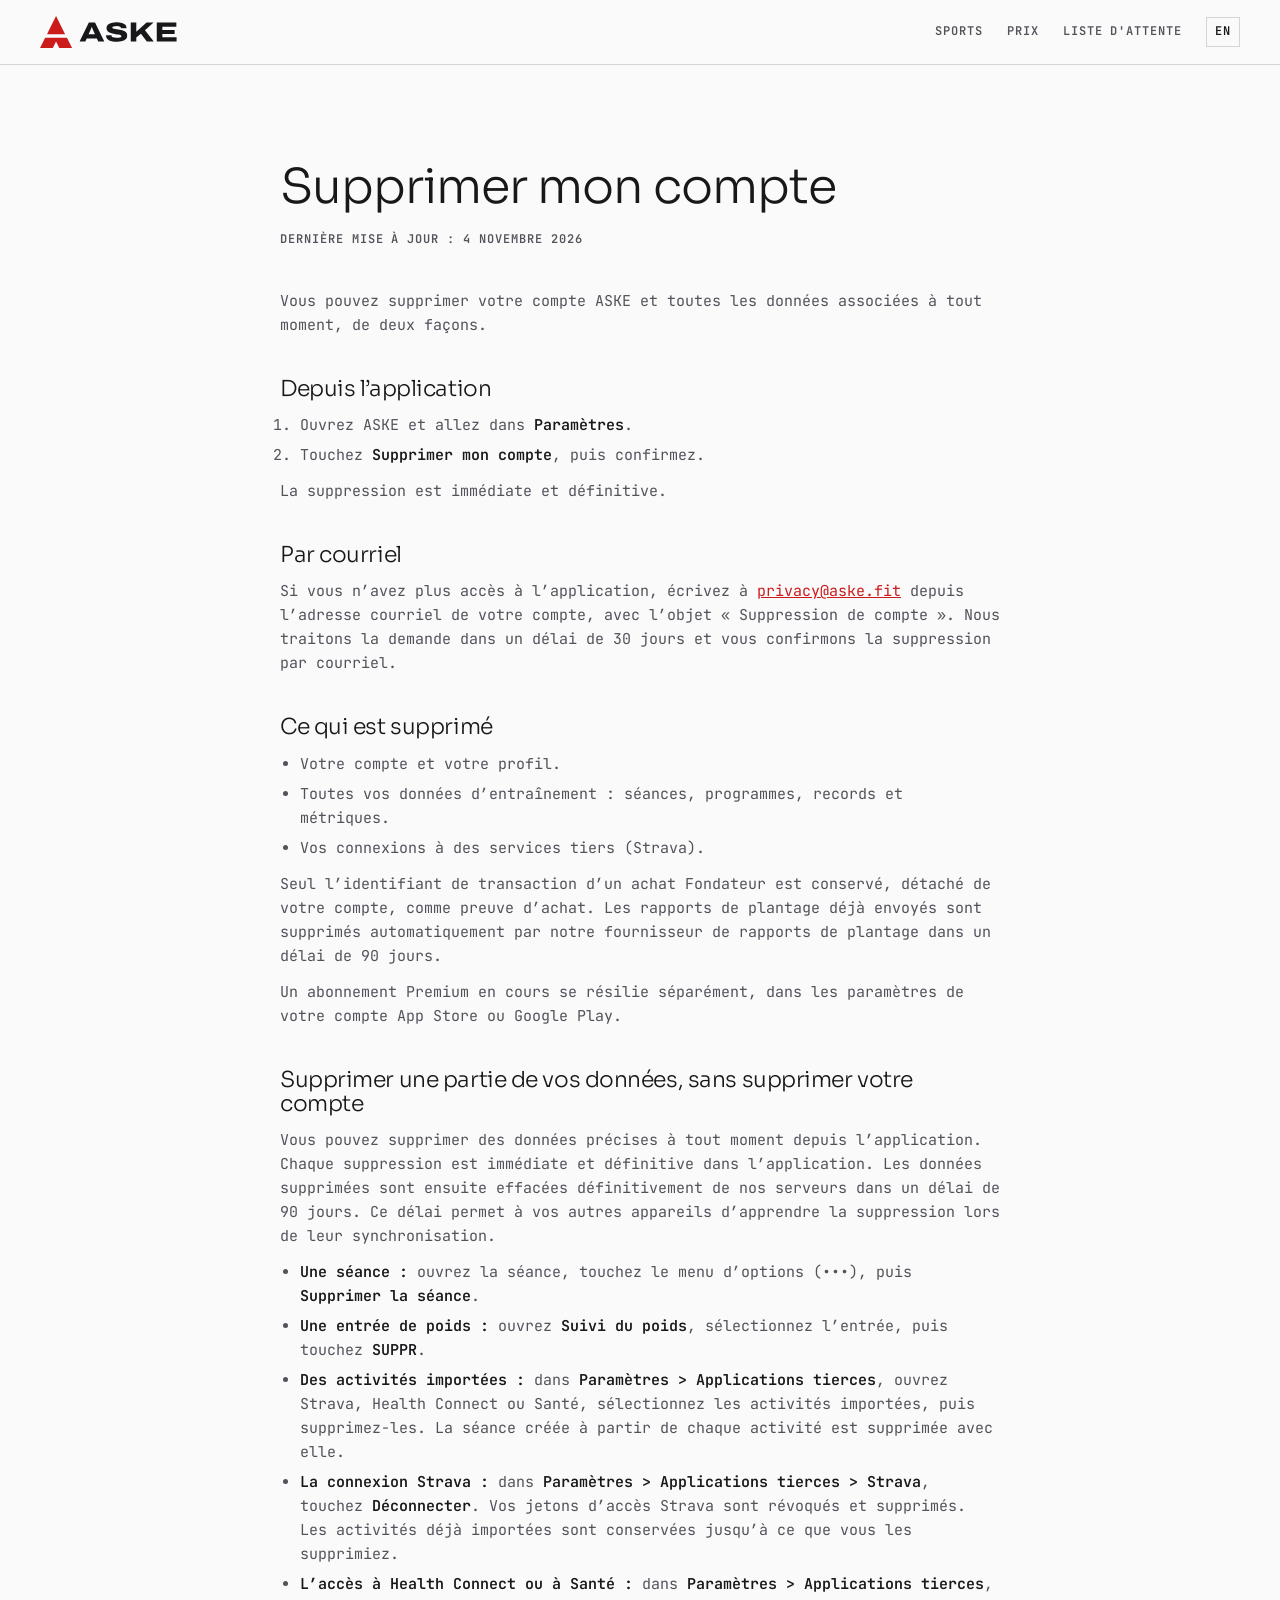
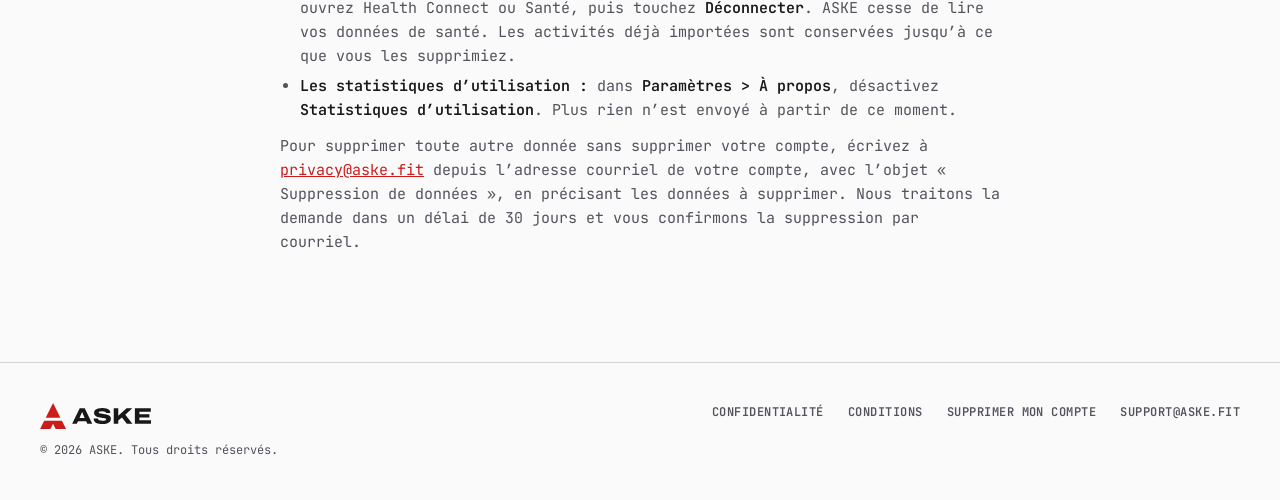
<file: suppression-compte/index.html>
<!DOCTYPE html><html lang="fr"><head><meta charset="utf-8"><meta name="viewport" content="width=device-width, initial-scale=1"><title>Supprimer mon compte - ASKE</title><meta name="description" content="Comment supprimer votre compte ASKE et toutes les données associées, ou seulement une partie de vos données."><link rel="canonical" href="https://aske.fit/suppression-compte/"><link rel="alternate" hreflang="fr" href="https://aske.fit/suppression-compte/"><link rel="alternate" hreflang="en" href="https://aske.fit/en/delete-account/"><link rel="alternate" hreflang="x-default" href="https://aske.fit/suppression-compte/"><link rel="icon" type="image/svg+xml" href="/favicon.svg"><link rel="icon" type="image/png" href="/favicon.png"><link rel="apple-touch-icon" href="/apple-touch-icon.png"><meta name="theme-color" content="#cc1b1b"><meta property="og:type" content="website"><meta property="og:site_name" content="ASKE"><meta property="og:title" content="Supprimer mon compte - ASKE"><meta property="og:description" content="Comment supprimer votre compte ASKE et toutes les données associées, ou seulement une partie de vos données."><meta property="og:url" content="https://aske.fit/suppression-compte/"><meta property="og:image" content="https://aske.fit/apercu.png"><meta property="og:locale" content="fr_CA"><meta name="twitter:card" content="summary"><style>@font-face{font-family:"JetBrains Mono-d192f39808fb38ab";src:url("/_astro/fonts/81133e6a08c1533e.woff2") format("woff2");font-display:swap;unicode-range:U+0000-00FF,U+0131,U+0152-0153,U+02BB-02BC,U+02C6,U+02DA,U+02DC,U+0304,U+0308,U+0329,U+2000-206F,U+20AC,U+2122,U+2191,U+2193,U+2212,U+2215,U+FEFF,U+FFFD;font-weight:400;font-style:normal;}@font-face{font-family:"JetBrains Mono-d192f39808fb38ab";src:url("/_astro/fonts/14d18de6c4f4b80f.woff2") format("woff2");font-display:swap;unicode-range:U+0000-00FF,U+0131,U+0152-0153,U+02BB-02BC,U+02C6,U+02DA,U+02DC,U+0304,U+0308,U+0329,U+2000-206F,U+20AC,U+2122,U+2191,U+2193,U+2212,U+2215,U+FEFF,U+FFFD;font-weight:600;font-style:normal;}@font-face{font-family:"JetBrains Mono-d192f39808fb38ab";src:url("/_astro/fonts/954d4fd4837b74b5.woff2") format("woff2");font-display:swap;unicode-range:U+0000-00FF,U+0131,U+0152-0153,U+02BB-02BC,U+02C6,U+02DA,U+02DC,U+0304,U+0308,U+0329,U+2000-206F,U+20AC,U+2122,U+2191,U+2193,U+2212,U+2215,U+FEFF,U+FFFD;font-weight:700;font-style:normal;}@font-face{font-family:"JetBrains Mono-d192f39808fb38ab";src:url("/_astro/fonts/4a5dbff24a66261e.woff2") format("woff2");font-display:swap;unicode-range:U+0100-02BA,U+02BD-02C5,U+02C7-02CC,U+02CE-02D7,U+02DD-02FF,U+0304,U+0308,U+0329,U+1D00-1DBF,U+1E00-1E9F,U+1EF2-1EFF,U+2020,U+20A0-20AB,U+20AD-20C0,U+2113,U+2C60-2C7F,U+A720-A7FF;font-weight:400;font-style:normal;}@font-face{font-family:"JetBrains Mono-d192f39808fb38ab";src:url("/_astro/fonts/8efcdfd190ec5e2a.woff2") format("woff2");font-display:swap;unicode-range:U+0100-02BA,U+02BD-02C5,U+02C7-02CC,U+02CE-02D7,U+02DD-02FF,U+0304,U+0308,U+0329,U+1D00-1DBF,U+1E00-1E9F,U+1EF2-1EFF,U+2020,U+20A0-20AB,U+20AD-20C0,U+2113,U+2C60-2C7F,U+A720-A7FF;font-weight:600;font-style:normal;}@font-face{font-family:"JetBrains Mono-d192f39808fb38ab";src:url("/_astro/fonts/86fa0ff5c3dd93f3.woff2") format("woff2");font-display:swap;unicode-range:U+0100-02BA,U+02BD-02C5,U+02C7-02CC,U+02CE-02D7,U+02DD-02FF,U+0304,U+0308,U+0329,U+1D00-1DBF,U+1E00-1E9F,U+1EF2-1EFF,U+2020,U+20A0-20AB,U+20AD-20C0,U+2113,U+2C60-2C7F,U+A720-A7FF;font-weight:700;font-style:normal;}@font-face{font-family:"JetBrains Mono-d192f39808fb38ab fallback: Courier New";src:local("Courier New");font-display:swap;font-weight:400;font-style:normal;size-adjust:99.9837%;ascent-override:102.0166%;descent-override:30.0049%;}@font-face{font-family:"JetBrains Mono-d192f39808fb38ab fallback: Courier New";src:local("Courier New");font-display:swap;font-weight:600;font-style:normal;size-adjust:99.9837%;ascent-override:102.0166%;descent-override:30.0049%;}@font-face{font-family:"JetBrains Mono-d192f39808fb38ab fallback: Courier New";src:local("Courier New");font-display:swap;font-weight:700;font-style:normal;size-adjust:99.9837%;ascent-override:102.0166%;descent-override:30.0049%;}@font-face{font-family:"JetBrains Mono-d192f39808fb38ab fallback: Courier New";src:local("Courier New");font-display:swap;font-weight:400;font-style:normal;size-adjust:99.9837%;ascent-override:102.0166%;descent-override:30.0049%;}@font-face{font-family:"JetBrains Mono-d192f39808fb38ab fallback: Courier New";src:local("Courier New");font-display:swap;font-weight:600;font-style:normal;size-adjust:99.9837%;ascent-override:102.0166%;descent-override:30.0049%;}@font-face{font-family:"JetBrains Mono-d192f39808fb38ab fallback: Courier New";src:local("Courier New");font-display:swap;font-weight:700;font-style:normal;size-adjust:99.9837%;ascent-override:102.0166%;descent-override:30.0049%;}:root{--font-mono:"JetBrains Mono-d192f39808fb38ab","JetBrains Mono-d192f39808fb38ab fallback: Courier New",monospace;}</style><link rel="preload" href="/_astro/fonts/81133e6a08c1533e.woff2" as="font" type="font/woff2" crossorigin><link rel="preload" href="/_astro/fonts/14d18de6c4f4b80f.woff2" as="font" type="font/woff2" crossorigin><link rel="preload" href="/_astro/fonts/954d4fd4837b74b5.woff2" as="font" type="font/woff2" crossorigin><link rel="preload" href="/_astro/fonts/4a5dbff24a66261e.woff2" as="font" type="font/woff2" crossorigin><link rel="preload" href="/_astro/fonts/8efcdfd190ec5e2a.woff2" as="font" type="font/woff2" crossorigin><link rel="preload" href="/_astro/fonts/86fa0ff5c3dd93f3.woff2" as="font" type="font/woff2" crossorigin><style>@font-face{font-family:Sora-f161dcfc547be651;src:url("/_astro/fonts/be415f25fe1f2206.woff2") format("woff2");font-display:swap;unicode-range:U+0000-00FF,U+0131,U+0152-0153,U+02BB-02BC,U+02C6,U+02DA,U+02DC,U+0304,U+0308,U+0329,U+2000-206F,U+20AC,U+2122,U+2191,U+2193,U+2212,U+2215,U+FEFF,U+FFFD;font-weight:300;font-style:normal;}@font-face{font-family:Sora-f161dcfc547be651;src:url("/_astro/fonts/0375800f6a881f2b.woff2") format("woff2");font-display:swap;unicode-range:U+0000-00FF,U+0131,U+0152-0153,U+02BB-02BC,U+02C6,U+02DA,U+02DC,U+0304,U+0308,U+0329,U+2000-206F,U+20AC,U+2122,U+2191,U+2193,U+2212,U+2215,U+FEFF,U+FFFD;font-weight:500;font-style:normal;}@font-face{font-family:Sora-f161dcfc547be651;src:url("/_astro/fonts/8532a4573a9ff8f9.woff2") format("woff2");font-display:swap;unicode-range:U+0100-02BA,U+02BD-02C5,U+02C7-02CC,U+02CE-02D7,U+02DD-02FF,U+0304,U+0308,U+0329,U+1D00-1DBF,U+1E00-1E9F,U+1EF2-1EFF,U+2020,U+20A0-20AB,U+20AD-20C0,U+2113,U+2C60-2C7F,U+A720-A7FF;font-weight:300;font-style:normal;}@font-face{font-family:Sora-f161dcfc547be651;src:url("/_astro/fonts/f98da66c596d25b6.woff2") format("woff2");font-display:swap;unicode-range:U+0100-02BA,U+02BD-02C5,U+02C7-02CC,U+02CE-02D7,U+02DD-02FF,U+0304,U+0308,U+0329,U+1D00-1DBF,U+1E00-1E9F,U+1EF2-1EFF,U+2020,U+20A0-20AB,U+20AD-20C0,U+2113,U+2C60-2C7F,U+A720-A7FF;font-weight:500;font-style:normal;}@font-face{font-family:"Sora-f161dcfc547be651 fallback: Arial";src:local("Arial");font-display:swap;font-weight:300;font-style:normal;size-adjust:112.6064%;ascent-override:86.1408%;descent-override:25.7534%;line-gap-override:0%;}@font-face{font-family:"Sora-f161dcfc547be651 fallback: Arial";src:local("Arial");font-display:swap;font-weight:500;font-style:normal;size-adjust:112.6064%;ascent-override:86.1408%;descent-override:25.7534%;line-gap-override:0%;}@font-face{font-family:"Sora-f161dcfc547be651 fallback: Arial";src:local("Arial");font-display:swap;font-weight:300;font-style:normal;size-adjust:112.6064%;ascent-override:86.1408%;descent-override:25.7534%;line-gap-override:0%;}@font-face{font-family:"Sora-f161dcfc547be651 fallback: Arial";src:local("Arial");font-display:swap;font-weight:500;font-style:normal;size-adjust:112.6064%;ascent-override:86.1408%;descent-override:25.7534%;line-gap-override:0%;}:root{--font-sans:Sora-f161dcfc547be651,"Sora-f161dcfc547be651 fallback: Arial",sans-serif;}</style><link rel="preload" href="/_astro/fonts/be415f25fe1f2206.woff2" as="font" type="font/woff2" crossorigin><link rel="preload" href="/_astro/fonts/0375800f6a881f2b.woff2" as="font" type="font/woff2" crossorigin><link rel="preload" href="/_astro/fonts/8532a4573a9ff8f9.woff2" as="font" type="font/woff2" crossorigin><link rel="preload" href="/_astro/fonts/f98da66c596d25b6.woff2" as="font" type="font/woff2" crossorigin><script type="module" src="/_astro/Statistiques.astro_astro_type_script_index_0_lang.Bt44lDRR.js"></script><style>:root{color-scheme:light dark;--brand:#cc1b1b;--brand-pressed:#b81f14;--bg-main:#fafafa;--bg-card:#fff;--bg-sunken:#f4f4f5;--bg-inverse:#18181b;--text-primary:#18181b;--text-secondary:#52525b;--text-tertiary:#52525b;--text-on-primary:#000;--text-inverse:#fff;--text-link:#cc1b1b;--text-danger:#c81e1e;--text-success:#047857;--border-default:#d4d4d8;--border-strong:#18181b;--page-max:1440px;--gutter:clamp(16px, 4vw, 40px)}@media (prefers-color-scheme:dark){:root{--bg-main:#000;--bg-card:#18181b;--bg-sunken:#09090b;--bg-inverse:#d4d4d8;--text-primary:#fafafa;--text-secondary:#a1a1aa;--text-tertiary:#71717a;--text-inverse:#000;--text-danger:#ef4444;--text-success:#10b981;--border-default:#27272a;--border-strong:#52525b}}*,:before,:after{box-sizing:border-box}html{-webkit-text-size-adjust:100%;scroll-behavior:smooth}body{background:var(--bg-main);color:var(--text-primary);font-family:var(--font-mono);-webkit-font-smoothing:antialiased;margin:0;font-size:15px;line-height:1.6}h1,h2,h3{font-family:var(--font-sans);letter-spacing:-.02em;margin:0;font-weight:300;line-height:1.1}p{margin:0}a{color:var(--text-link)}:focus-visible{outline:2px solid var(--brand);outline-offset:2px}.wrap{max-width:var(--page-max);padding:0 var(--gutter);margin:0 auto}.label{font-family:var(--font-mono);letter-spacing:.08em;text-transform:uppercase;color:var(--text-secondary);font-size:12px;font-weight:600}.btn{min-height:48px;font-family:var(--font-mono);letter-spacing:.06em;text-transform:uppercase;cursor:pointer;border:1px solid #0000;justify-content:center;align-items:center;padding:0 24px;font-size:13px;font-weight:700;text-decoration:none;display:inline-flex}.btn-primary{background:var(--brand);color:var(--text-on-primary)}.btn-primary:hover{background:var(--brand-pressed)}.btn-primary:disabled{opacity:.6;cursor:progress}.btn-secondary{color:var(--text-primary);border-color:var(--border-strong);background:0 0}.logo[data-astro-cid-f7espo7c]{display:block}.marque[data-astro-cid-f7espo7c]{fill:var(--brand)}.mot[data-astro-cid-f7espo7c]{fill:currentColor}
.legal[data-astro-cid-df5goeu7]{max-width:calc(720px + 2 * var(--gutter));padding-top:clamp(48px,8vw,96px);padding-bottom:clamp(48px,8vw,96px)}h1[data-astro-cid-df5goeu7]{margin-bottom:16px;font-size:clamp(32px,5vw,48px)}.prose[data-astro-cid-df5goeu7]{color:var(--text-secondary);margin-top:40px}.prose[data-astro-cid-df5goeu7] h2{color:var(--text-primary);margin:40px 0 12px;font-size:22px}.prose[data-astro-cid-df5goeu7] p,.prose[data-astro-cid-df5goeu7] ul,.prose[data-astro-cid-df5goeu7] ol{margin:0 0 12px}.prose[data-astro-cid-df5goeu7] ul,.prose[data-astro-cid-df5goeu7] ol{padding-left:20px}.prose[data-astro-cid-df5goeu7] li{margin-bottom:6px}.prose[data-astro-cid-df5goeu7] strong{color:var(--text-primary);font-weight:600}
.entete[data-astro-cid-nen7h5rs]{z-index:10;background:var(--bg-main);border-bottom:1px solid var(--border-default);position:sticky;top:0}.barre[data-astro-cid-nen7h5rs]{justify-content:space-between;align-items:center;height:64px;display:flex}.accueil[data-astro-cid-nen7h5rs]{color:var(--text-primary)}.nav[data-astro-cid-nen7h5rs]{align-items:center;gap:24px;display:flex}.lien[data-astro-cid-nen7h5rs]{letter-spacing:.08em;text-transform:uppercase;color:var(--text-secondary);font-size:12px;font-weight:600;text-decoration:none}.lien[data-astro-cid-nen7h5rs]:hover{color:var(--text-primary)}.langue[data-astro-cid-nen7h5rs]{border:1px solid var(--border-default);color:var(--text-primary);padding:4px 8px}@media (width<=640px){.masque-mobile[data-astro-cid-nen7h5rs]{display:none}.nav[data-astro-cid-nen7h5rs]{gap:16px}}.pied[data-astro-cid-jo6i4kqk]{border-top:1px solid var(--border-default);padding:40px 0}.contenu[data-astro-cid-jo6i4kqk]{flex-wrap:wrap;justify-content:space-between;gap:24px;display:flex}.marque[data-astro-cid-jo6i4kqk]{color:var(--text-primary);flex-direction:column;gap:12px;display:flex}.droits[data-astro-cid-jo6i4kqk]{color:var(--text-tertiary);font-size:12px}.liens[data-astro-cid-jo6i4kqk]{flex-wrap:wrap;align-items:flex-start;gap:12px 24px;display:flex}.liens[data-astro-cid-jo6i4kqk] a[data-astro-cid-jo6i4kqk]{letter-spacing:.04em;text-transform:uppercase;color:var(--text-secondary);font-size:12px;font-weight:600;text-decoration:none}.liens[data-astro-cid-jo6i4kqk] a[data-astro-cid-jo6i4kqk]:hover{color:var(--text-primary)}
</style></head><body><header class="entete" data-astro-cid-nen7h5rs><div class="wrap barre" data-astro-cid-nen7h5rs><a href="/" class="accueil" aria-label="ASKE" data-astro-cid-nen7h5rs><svg class="logo" viewBox="0 0 435.16 102" height="32" width="136.64" role="img" aria-label="ASKE" data-astro-cid-f7espo7c><g transform="scale(1.7) translate(-2 -2)" data-astro-cid-f7espo7c><path class="marque" d="M32 2 L49 36 H15 Z" data-astro-cid-f7espo7c></path><path class="marque" d="M11.5 43 H52.5 L62 62 H38 L32 50 L26 62 H2 Z" data-astro-cid-f7espo7c></path></g><path class="mot" d="M144.31 81L126 81L155.48 21L175.27 21L204.75 81L185.48 81L180.94 71.41L148.85 71.41L144.31 81M160.19 46.20L154.78 58.41L175.01 58.41L169.60 46.20Q169.08 45.16 168.21 42.93Q167.34 40.71 166.47 38.53Q165.59 36.35 165.33 35.39L164.63 35.39Q164.02 36.96 163.19 39.05Q162.37 41.15 161.54 43.11Q160.71 45.07 160.19 46.20M245.48 82.05Q238.06 82.05 231.74 81.17Q225.42 80.30 220.62 78.08Q215.83 75.85 213.17 71.97Q210.51 68.09 210.42 62.08Q210.42 61.90 210.46 61.64Q210.51 61.38 210.51 61.12L227.95 61.12Q227.77 61.81 227.77 62.60Q227.77 66.61 232.26 68.09Q236.76 69.58 244.17 69.58Q247.48 69.58 251.06 69.18Q254.63 68.79 257.08 67.66Q259.52 66.52 259.52 64.26Q259.52 62.16 256.94 61.03Q254.37 59.90 250.14 59.24Q245.91 58.59 240.81 57.93Q235.71 57.28 230.61 56.15Q225.51 55.01 221.23 52.92Q216.96 50.83 214.39 47.34Q211.81 43.85 211.81 38.35Q211.81 31.99 216 27.93Q220.19 23.88 227.51 21.92Q234.84 19.95 244.17 19.95Q253.67 19.95 260.74 21.92Q267.80 23.88 271.73 27.89Q275.65 31.90 275.65 37.92L275.65 39.14L258.47 39.14L258.47 38.44Q258.47 35.74 254.98 33.91Q251.49 32.08 245.04 32.08Q237.19 32.08 233.66 33.51Q230.13 34.95 230.13 36.96Q230.13 38.97 232.70 40.01Q235.27 41.06 239.55 41.67Q243.82 42.28 248.88 42.93Q253.94 43.59 259.04 44.68Q264.14 45.77 268.41 47.77Q272.69 49.78 275.26 53.18Q277.83 56.58 277.83 61.90Q277.83 69.14 273.65 73.59Q269.46 78.03 262.13 80.04Q254.81 82.05 245.48 82.05M306.78 81L289.08 81L289.08 21L306.78 21L306.78 50.13L339.40 21L361.81 21L334.43 45.77L362.42 81L340.45 81L321.35 56.41L306.78 68.18L306.78 81M435.16 81L372.02 81L372.02 21L434.46 21L434.46 34.17L389.81 34.17L389.81 44.28L428.88 44.28L428.88 57.02L389.81 57.02L389.81 67.83L435.16 67.83" data-astro-cid-f7espo7c></path></svg></a><nav class="nav" aria-label="Navigation" data-astro-cid-nen7h5rs><a href="/#sports" class="lien masque-mobile" data-astro-cid-nen7h5rs>Sports</a><a href="/#prix" class="lien masque-mobile" data-astro-cid-nen7h5rs>Prix</a><a href="/#liste" class="lien" data-astro-cid-nen7h5rs>Liste d&#39;attente</a><a href="/en/delete-account/" hreflang="en" lang="en" class="lien langue" aria-label="English" data-astro-cid-nen7h5rs>EN</a></nav></div></header><main><article class="wrap legal" data-astro-cid-df5goeu7><h1 data-astro-cid-df5goeu7>Supprimer mon compte</h1><p class="label" data-astro-cid-df5goeu7>Dernière mise à jour : 4 novembre 2026</p><div class="prose" data-astro-cid-df5goeu7><p>Vous pouvez supprimer votre compte ASKE et toutes les données associées à tout moment, de deux façons.</p>
<h2 id="depuis-lapplication">Depuis l’application</h2>
<ol>
<li>Ouvrez ASKE et allez dans <strong>Paramètres</strong>.</li>
<li>Touchez <strong>Supprimer mon compte</strong>, puis confirmez.</li>
</ol>
<p>La suppression est immédiate et définitive.</p>
<h2 id="par-courriel">Par courriel</h2>
<p>Si vous n’avez plus accès à l’application, écrivez à <a href="mailto:privacy@aske.fit?subject=Suppression%20de%20compte">privacy@aske.fit</a> depuis l’adresse courriel de votre compte, avec l’objet « Suppression de compte ».
Nous traitons la demande dans un délai de 30 jours et vous confirmons la suppression par courriel.</p>
<h2 id="ce-qui-est-supprimé">Ce qui est supprimé</h2>
<ul>
<li>Votre compte et votre profil.</li>
<li>Toutes vos données d’entraînement : séances, programmes, records et métriques.</li>
<li>Vos connexions à des services tiers (Strava).</li>
</ul>
<p>Seul l’identifiant de transaction d’un achat Fondateur est conservé, détaché de votre compte, comme preuve d’achat.
Les rapports de plantage déjà envoyés sont supprimés automatiquement par notre fournisseur de rapports de plantage dans un délai de 90 jours.</p>
<p>Un abonnement Premium en cours se résilie séparément, dans les paramètres de votre compte App Store ou Google Play.</p>
<h2 id="supprimer-une-partie-de-vos-données-sans-supprimer-votre-compte">Supprimer une partie de vos données, sans supprimer votre compte</h2>
<p>Vous pouvez supprimer des données précises à tout moment depuis l’application.
Chaque suppression est immédiate et définitive dans l’application.
Les données supprimées sont ensuite effacées définitivement de nos serveurs dans un délai de 90 jours.
Ce délai permet à vos autres appareils d’apprendre la suppression lors de leur synchronisation.</p>
<ul>
<li><strong>Une séance :</strong> ouvrez la séance, touchez le menu d’options (•••), puis <strong>Supprimer la séance</strong>.</li>
<li><strong>Une entrée de poids :</strong> ouvrez <strong>Suivi du poids</strong>, sélectionnez l’entrée, puis touchez <strong>SUPPR</strong>.</li>
<li><strong>Des activités importées :</strong> dans <strong>Paramètres &gt; Applications tierces</strong>, ouvrez Strava, Health Connect ou Santé, sélectionnez les activités importées, puis supprimez-les.
La séance créée à partir de chaque activité est supprimée avec elle.</li>
<li><strong>La connexion Strava :</strong> dans <strong>Paramètres &gt; Applications tierces &gt; Strava</strong>, touchez <strong>Déconnecter</strong>.
Vos jetons d’accès Strava sont révoqués et supprimés.
Les activités déjà importées sont conservées jusqu’à ce que vous les supprimiez.</li>
<li><strong>L’accès à Health Connect ou à Santé :</strong> dans <strong>Paramètres &gt; Applications tierces</strong>, ouvrez Health Connect ou Santé, puis touchez <strong>Déconnecter</strong>.
ASKE cesse de lire vos données de santé.
Les activités déjà importées sont conservées jusqu’à ce que vous les supprimiez.</li>
<li><strong>Les statistiques d’utilisation :</strong> dans <strong>Paramètres &gt; À propos</strong>, désactivez <strong>Statistiques d’utilisation</strong>.
Plus rien n’est envoyé à partir de ce moment.</li>
</ul>
<p>Pour supprimer toute autre donnée sans supprimer votre compte, écrivez à <a href="mailto:privacy@aske.fit?subject=Suppression%20de%20donn%C3%A9es">privacy@aske.fit</a> depuis l’adresse courriel de votre compte, avec l’objet « Suppression de données », en précisant les données à supprimer.
Nous traitons la demande dans un délai de 30 jours et vous confirmons la suppression par courriel.</p>
</div></article></main><footer class="pied" data-astro-cid-jo6i4kqk><div class="wrap contenu" data-astro-cid-jo6i4kqk><div class="marque" data-astro-cid-jo6i4kqk><svg class="logo" viewBox="0 0 435.16 102" height="26" width="111.01999999999998" role="img" aria-label="ASKE" data-astro-cid-f7espo7c><g transform="scale(1.7) translate(-2 -2)" data-astro-cid-f7espo7c><path class="marque" d="M32 2 L49 36 H15 Z" data-astro-cid-f7espo7c></path><path class="marque" d="M11.5 43 H52.5 L62 62 H38 L32 50 L26 62 H2 Z" data-astro-cid-f7espo7c></path></g><path class="mot" d="M144.31 81L126 81L155.48 21L175.27 21L204.75 81L185.48 81L180.94 71.41L148.85 71.41L144.31 81M160.19 46.20L154.78 58.41L175.01 58.41L169.60 46.20Q169.08 45.16 168.21 42.93Q167.34 40.71 166.47 38.53Q165.59 36.35 165.33 35.39L164.63 35.39Q164.02 36.96 163.19 39.05Q162.37 41.15 161.54 43.11Q160.71 45.07 160.19 46.20M245.48 82.05Q238.06 82.05 231.74 81.17Q225.42 80.30 220.62 78.08Q215.83 75.85 213.17 71.97Q210.51 68.09 210.42 62.08Q210.42 61.90 210.46 61.64Q210.51 61.38 210.51 61.12L227.95 61.12Q227.77 61.81 227.77 62.60Q227.77 66.61 232.26 68.09Q236.76 69.58 244.17 69.58Q247.48 69.58 251.06 69.18Q254.63 68.79 257.08 67.66Q259.52 66.52 259.52 64.26Q259.52 62.16 256.94 61.03Q254.37 59.90 250.14 59.24Q245.91 58.59 240.81 57.93Q235.71 57.28 230.61 56.15Q225.51 55.01 221.23 52.92Q216.96 50.83 214.39 47.34Q211.81 43.85 211.81 38.35Q211.81 31.99 216 27.93Q220.19 23.88 227.51 21.92Q234.84 19.95 244.17 19.95Q253.67 19.95 260.74 21.92Q267.80 23.88 271.73 27.89Q275.65 31.90 275.65 37.92L275.65 39.14L258.47 39.14L258.47 38.44Q258.47 35.74 254.98 33.91Q251.49 32.08 245.04 32.08Q237.19 32.08 233.66 33.51Q230.13 34.95 230.13 36.96Q230.13 38.97 232.70 40.01Q235.27 41.06 239.55 41.67Q243.82 42.28 248.88 42.93Q253.94 43.59 259.04 44.68Q264.14 45.77 268.41 47.77Q272.69 49.78 275.26 53.18Q277.83 56.58 277.83 61.90Q277.83 69.14 273.65 73.59Q269.46 78.03 262.13 80.04Q254.81 82.05 245.48 82.05M306.78 81L289.08 81L289.08 21L306.78 21L306.78 50.13L339.40 21L361.81 21L334.43 45.77L362.42 81L340.45 81L321.35 56.41L306.78 68.18L306.78 81M435.16 81L372.02 81L372.02 21L434.46 21L434.46 34.17L389.81 34.17L389.81 44.28L428.88 44.28L428.88 57.02L389.81 57.02L389.81 67.83L435.16 67.83" data-astro-cid-f7espo7c></path></svg><p class="droits" data-astro-cid-jo6i4kqk>© 2026 ASKE. Tous droits réservés.</p></div><nav class="liens" aria-label="Contact" data-astro-cid-jo6i4kqk><a href="/confidentialite/" data-astro-cid-jo6i4kqk>Confidentialité</a><a href="/conditions/" data-astro-cid-jo6i4kqk>Conditions</a><a href="/suppression-compte/" data-astro-cid-jo6i4kqk>Supprimer mon compte</a><a href="mailto:support@aske.fit" data-astro-cid-jo6i4kqk>support@aske.fit</a></nav></div></footer></body></html>
</file>
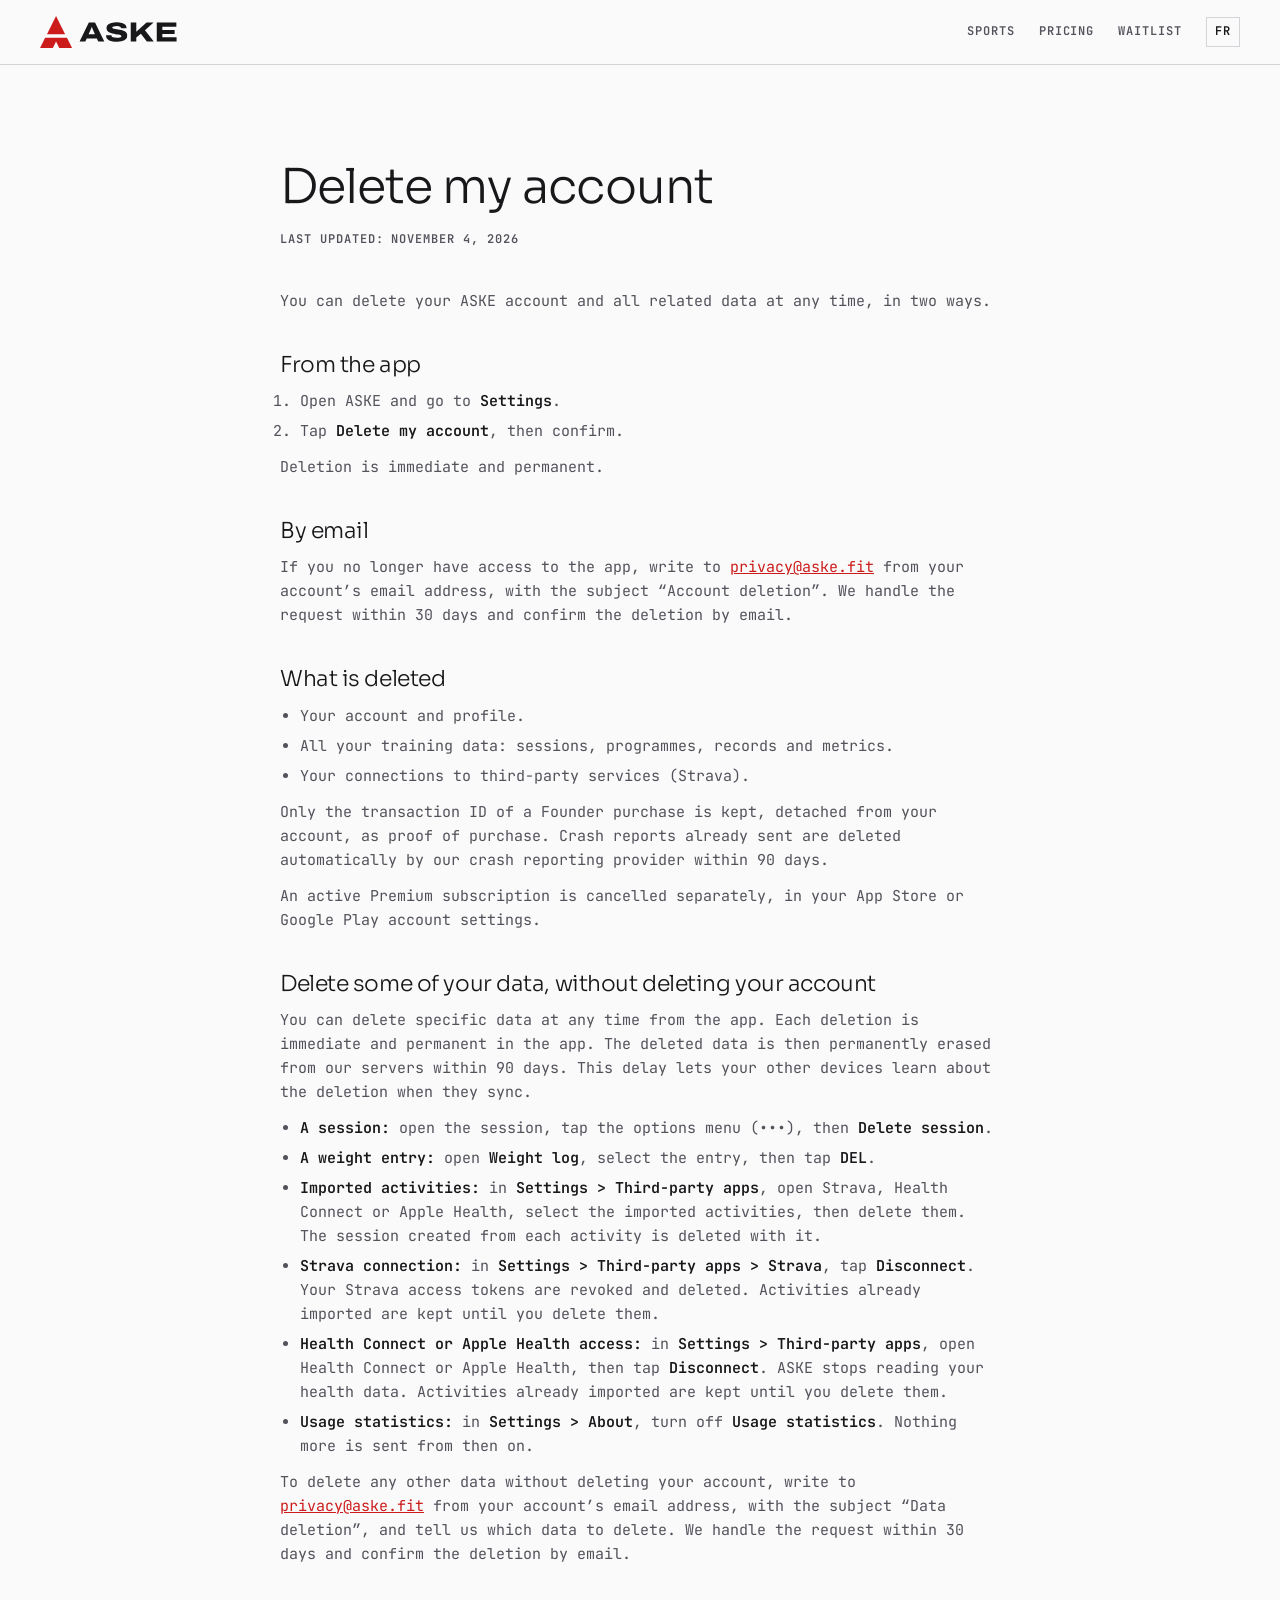
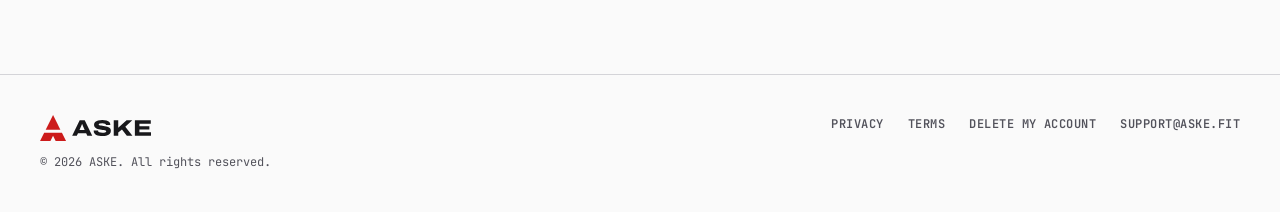
<file: en/delete-account/index.html>
<!DOCTYPE html><html lang="en"><head><meta charset="utf-8"><meta name="viewport" content="width=device-width, initial-scale=1"><title>Delete my account - ASKE</title><meta name="description" content="How to delete your ASKE account and all related data, or only some of your data."><link rel="canonical" href="https://aske.fit/en/delete-account/"><link rel="alternate" hreflang="fr" href="https://aske.fit/suppression-compte/"><link rel="alternate" hreflang="en" href="https://aske.fit/en/delete-account/"><link rel="alternate" hreflang="x-default" href="https://aske.fit/suppression-compte/"><link rel="icon" type="image/svg+xml" href="/favicon.svg"><link rel="icon" type="image/png" href="/favicon.png"><link rel="apple-touch-icon" href="/apple-touch-icon.png"><meta name="theme-color" content="#cc1b1b"><meta property="og:type" content="website"><meta property="og:site_name" content="ASKE"><meta property="og:title" content="Delete my account - ASKE"><meta property="og:description" content="How to delete your ASKE account and all related data, or only some of your data."><meta property="og:url" content="https://aske.fit/en/delete-account/"><meta property="og:image" content="https://aske.fit/apercu.png"><meta property="og:locale" content="en_CA"><meta name="twitter:card" content="summary"><style>@font-face{font-family:"JetBrains Mono-d192f39808fb38ab";src:url("/_astro/fonts/81133e6a08c1533e.woff2") format("woff2");font-display:swap;unicode-range:U+0000-00FF,U+0131,U+0152-0153,U+02BB-02BC,U+02C6,U+02DA,U+02DC,U+0304,U+0308,U+0329,U+2000-206F,U+20AC,U+2122,U+2191,U+2193,U+2212,U+2215,U+FEFF,U+FFFD;font-weight:400;font-style:normal;}@font-face{font-family:"JetBrains Mono-d192f39808fb38ab";src:url("/_astro/fonts/14d18de6c4f4b80f.woff2") format("woff2");font-display:swap;unicode-range:U+0000-00FF,U+0131,U+0152-0153,U+02BB-02BC,U+02C6,U+02DA,U+02DC,U+0304,U+0308,U+0329,U+2000-206F,U+20AC,U+2122,U+2191,U+2193,U+2212,U+2215,U+FEFF,U+FFFD;font-weight:600;font-style:normal;}@font-face{font-family:"JetBrains Mono-d192f39808fb38ab";src:url("/_astro/fonts/954d4fd4837b74b5.woff2") format("woff2");font-display:swap;unicode-range:U+0000-00FF,U+0131,U+0152-0153,U+02BB-02BC,U+02C6,U+02DA,U+02DC,U+0304,U+0308,U+0329,U+2000-206F,U+20AC,U+2122,U+2191,U+2193,U+2212,U+2215,U+FEFF,U+FFFD;font-weight:700;font-style:normal;}@font-face{font-family:"JetBrains Mono-d192f39808fb38ab";src:url("/_astro/fonts/4a5dbff24a66261e.woff2") format("woff2");font-display:swap;unicode-range:U+0100-02BA,U+02BD-02C5,U+02C7-02CC,U+02CE-02D7,U+02DD-02FF,U+0304,U+0308,U+0329,U+1D00-1DBF,U+1E00-1E9F,U+1EF2-1EFF,U+2020,U+20A0-20AB,U+20AD-20C0,U+2113,U+2C60-2C7F,U+A720-A7FF;font-weight:400;font-style:normal;}@font-face{font-family:"JetBrains Mono-d192f39808fb38ab";src:url("/_astro/fonts/8efcdfd190ec5e2a.woff2") format("woff2");font-display:swap;unicode-range:U+0100-02BA,U+02BD-02C5,U+02C7-02CC,U+02CE-02D7,U+02DD-02FF,U+0304,U+0308,U+0329,U+1D00-1DBF,U+1E00-1E9F,U+1EF2-1EFF,U+2020,U+20A0-20AB,U+20AD-20C0,U+2113,U+2C60-2C7F,U+A720-A7FF;font-weight:600;font-style:normal;}@font-face{font-family:"JetBrains Mono-d192f39808fb38ab";src:url("/_astro/fonts/86fa0ff5c3dd93f3.woff2") format("woff2");font-display:swap;unicode-range:U+0100-02BA,U+02BD-02C5,U+02C7-02CC,U+02CE-02D7,U+02DD-02FF,U+0304,U+0308,U+0329,U+1D00-1DBF,U+1E00-1E9F,U+1EF2-1EFF,U+2020,U+20A0-20AB,U+20AD-20C0,U+2113,U+2C60-2C7F,U+A720-A7FF;font-weight:700;font-style:normal;}@font-face{font-family:"JetBrains Mono-d192f39808fb38ab fallback: Courier New";src:local("Courier New");font-display:swap;font-weight:400;font-style:normal;size-adjust:99.9837%;ascent-override:102.0166%;descent-override:30.0049%;}@font-face{font-family:"JetBrains Mono-d192f39808fb38ab fallback: Courier New";src:local("Courier New");font-display:swap;font-weight:600;font-style:normal;size-adjust:99.9837%;ascent-override:102.0166%;descent-override:30.0049%;}@font-face{font-family:"JetBrains Mono-d192f39808fb38ab fallback: Courier New";src:local("Courier New");font-display:swap;font-weight:700;font-style:normal;size-adjust:99.9837%;ascent-override:102.0166%;descent-override:30.0049%;}@font-face{font-family:"JetBrains Mono-d192f39808fb38ab fallback: Courier New";src:local("Courier New");font-display:swap;font-weight:400;font-style:normal;size-adjust:99.9837%;ascent-override:102.0166%;descent-override:30.0049%;}@font-face{font-family:"JetBrains Mono-d192f39808fb38ab fallback: Courier New";src:local("Courier New");font-display:swap;font-weight:600;font-style:normal;size-adjust:99.9837%;ascent-override:102.0166%;descent-override:30.0049%;}@font-face{font-family:"JetBrains Mono-d192f39808fb38ab fallback: Courier New";src:local("Courier New");font-display:swap;font-weight:700;font-style:normal;size-adjust:99.9837%;ascent-override:102.0166%;descent-override:30.0049%;}:root{--font-mono:"JetBrains Mono-d192f39808fb38ab","JetBrains Mono-d192f39808fb38ab fallback: Courier New",monospace;}</style><link rel="preload" href="/_astro/fonts/81133e6a08c1533e.woff2" as="font" type="font/woff2" crossorigin><link rel="preload" href="/_astro/fonts/14d18de6c4f4b80f.woff2" as="font" type="font/woff2" crossorigin><link rel="preload" href="/_astro/fonts/954d4fd4837b74b5.woff2" as="font" type="font/woff2" crossorigin><link rel="preload" href="/_astro/fonts/4a5dbff24a66261e.woff2" as="font" type="font/woff2" crossorigin><link rel="preload" href="/_astro/fonts/8efcdfd190ec5e2a.woff2" as="font" type="font/woff2" crossorigin><link rel="preload" href="/_astro/fonts/86fa0ff5c3dd93f3.woff2" as="font" type="font/woff2" crossorigin><style>@font-face{font-family:Sora-f161dcfc547be651;src:url("/_astro/fonts/be415f25fe1f2206.woff2") format("woff2");font-display:swap;unicode-range:U+0000-00FF,U+0131,U+0152-0153,U+02BB-02BC,U+02C6,U+02DA,U+02DC,U+0304,U+0308,U+0329,U+2000-206F,U+20AC,U+2122,U+2191,U+2193,U+2212,U+2215,U+FEFF,U+FFFD;font-weight:300;font-style:normal;}@font-face{font-family:Sora-f161dcfc547be651;src:url("/_astro/fonts/0375800f6a881f2b.woff2") format("woff2");font-display:swap;unicode-range:U+0000-00FF,U+0131,U+0152-0153,U+02BB-02BC,U+02C6,U+02DA,U+02DC,U+0304,U+0308,U+0329,U+2000-206F,U+20AC,U+2122,U+2191,U+2193,U+2212,U+2215,U+FEFF,U+FFFD;font-weight:500;font-style:normal;}@font-face{font-family:Sora-f161dcfc547be651;src:url("/_astro/fonts/8532a4573a9ff8f9.woff2") format("woff2");font-display:swap;unicode-range:U+0100-02BA,U+02BD-02C5,U+02C7-02CC,U+02CE-02D7,U+02DD-02FF,U+0304,U+0308,U+0329,U+1D00-1DBF,U+1E00-1E9F,U+1EF2-1EFF,U+2020,U+20A0-20AB,U+20AD-20C0,U+2113,U+2C60-2C7F,U+A720-A7FF;font-weight:300;font-style:normal;}@font-face{font-family:Sora-f161dcfc547be651;src:url("/_astro/fonts/f98da66c596d25b6.woff2") format("woff2");font-display:swap;unicode-range:U+0100-02BA,U+02BD-02C5,U+02C7-02CC,U+02CE-02D7,U+02DD-02FF,U+0304,U+0308,U+0329,U+1D00-1DBF,U+1E00-1E9F,U+1EF2-1EFF,U+2020,U+20A0-20AB,U+20AD-20C0,U+2113,U+2C60-2C7F,U+A720-A7FF;font-weight:500;font-style:normal;}@font-face{font-family:"Sora-f161dcfc547be651 fallback: Arial";src:local("Arial");font-display:swap;font-weight:300;font-style:normal;size-adjust:112.6064%;ascent-override:86.1408%;descent-override:25.7534%;line-gap-override:0%;}@font-face{font-family:"Sora-f161dcfc547be651 fallback: Arial";src:local("Arial");font-display:swap;font-weight:500;font-style:normal;size-adjust:112.6064%;ascent-override:86.1408%;descent-override:25.7534%;line-gap-override:0%;}@font-face{font-family:"Sora-f161dcfc547be651 fallback: Arial";src:local("Arial");font-display:swap;font-weight:300;font-style:normal;size-adjust:112.6064%;ascent-override:86.1408%;descent-override:25.7534%;line-gap-override:0%;}@font-face{font-family:"Sora-f161dcfc547be651 fallback: Arial";src:local("Arial");font-display:swap;font-weight:500;font-style:normal;size-adjust:112.6064%;ascent-override:86.1408%;descent-override:25.7534%;line-gap-override:0%;}:root{--font-sans:Sora-f161dcfc547be651,"Sora-f161dcfc547be651 fallback: Arial",sans-serif;}</style><link rel="preload" href="/_astro/fonts/be415f25fe1f2206.woff2" as="font" type="font/woff2" crossorigin><link rel="preload" href="/_astro/fonts/0375800f6a881f2b.woff2" as="font" type="font/woff2" crossorigin><link rel="preload" href="/_astro/fonts/8532a4573a9ff8f9.woff2" as="font" type="font/woff2" crossorigin><link rel="preload" href="/_astro/fonts/f98da66c596d25b6.woff2" as="font" type="font/woff2" crossorigin><script type="module" src="/_astro/Statistiques.astro_astro_type_script_index_0_lang.Bt44lDRR.js"></script><style>:root{color-scheme:light dark;--brand:#cc1b1b;--brand-pressed:#b81f14;--bg-main:#fafafa;--bg-card:#fff;--bg-sunken:#f4f4f5;--bg-inverse:#18181b;--text-primary:#18181b;--text-secondary:#52525b;--text-tertiary:#52525b;--text-on-primary:#000;--text-inverse:#fff;--text-link:#cc1b1b;--text-danger:#c81e1e;--text-success:#047857;--border-default:#d4d4d8;--border-strong:#18181b;--page-max:1440px;--gutter:clamp(16px, 4vw, 40px)}@media (prefers-color-scheme:dark){:root{--bg-main:#000;--bg-card:#18181b;--bg-sunken:#09090b;--bg-inverse:#d4d4d8;--text-primary:#fafafa;--text-secondary:#a1a1aa;--text-tertiary:#71717a;--text-inverse:#000;--text-danger:#ef4444;--text-success:#10b981;--border-default:#27272a;--border-strong:#52525b}}*,:before,:after{box-sizing:border-box}html{-webkit-text-size-adjust:100%;scroll-behavior:smooth}body{background:var(--bg-main);color:var(--text-primary);font-family:var(--font-mono);-webkit-font-smoothing:antialiased;margin:0;font-size:15px;line-height:1.6}h1,h2,h3{font-family:var(--font-sans);letter-spacing:-.02em;margin:0;font-weight:300;line-height:1.1}p{margin:0}a{color:var(--text-link)}:focus-visible{outline:2px solid var(--brand);outline-offset:2px}.wrap{max-width:var(--page-max);padding:0 var(--gutter);margin:0 auto}.label{font-family:var(--font-mono);letter-spacing:.08em;text-transform:uppercase;color:var(--text-secondary);font-size:12px;font-weight:600}.btn{min-height:48px;font-family:var(--font-mono);letter-spacing:.06em;text-transform:uppercase;cursor:pointer;border:1px solid #0000;justify-content:center;align-items:center;padding:0 24px;font-size:13px;font-weight:700;text-decoration:none;display:inline-flex}.btn-primary{background:var(--brand);color:var(--text-on-primary)}.btn-primary:hover{background:var(--brand-pressed)}.btn-primary:disabled{opacity:.6;cursor:progress}.btn-secondary{color:var(--text-primary);border-color:var(--border-strong);background:0 0}.logo[data-astro-cid-f7espo7c]{display:block}.marque[data-astro-cid-f7espo7c]{fill:var(--brand)}.mot[data-astro-cid-f7espo7c]{fill:currentColor}
.legal[data-astro-cid-df5goeu7]{max-width:calc(720px + 2 * var(--gutter));padding-top:clamp(48px,8vw,96px);padding-bottom:clamp(48px,8vw,96px)}h1[data-astro-cid-df5goeu7]{margin-bottom:16px;font-size:clamp(32px,5vw,48px)}.prose[data-astro-cid-df5goeu7]{color:var(--text-secondary);margin-top:40px}.prose[data-astro-cid-df5goeu7] h2{color:var(--text-primary);margin:40px 0 12px;font-size:22px}.prose[data-astro-cid-df5goeu7] p,.prose[data-astro-cid-df5goeu7] ul,.prose[data-astro-cid-df5goeu7] ol{margin:0 0 12px}.prose[data-astro-cid-df5goeu7] ul,.prose[data-astro-cid-df5goeu7] ol{padding-left:20px}.prose[data-astro-cid-df5goeu7] li{margin-bottom:6px}.prose[data-astro-cid-df5goeu7] strong{color:var(--text-primary);font-weight:600}
.entete[data-astro-cid-nen7h5rs]{z-index:10;background:var(--bg-main);border-bottom:1px solid var(--border-default);position:sticky;top:0}.barre[data-astro-cid-nen7h5rs]{justify-content:space-between;align-items:center;height:64px;display:flex}.accueil[data-astro-cid-nen7h5rs]{color:var(--text-primary)}.nav[data-astro-cid-nen7h5rs]{align-items:center;gap:24px;display:flex}.lien[data-astro-cid-nen7h5rs]{letter-spacing:.08em;text-transform:uppercase;color:var(--text-secondary);font-size:12px;font-weight:600;text-decoration:none}.lien[data-astro-cid-nen7h5rs]:hover{color:var(--text-primary)}.langue[data-astro-cid-nen7h5rs]{border:1px solid var(--border-default);color:var(--text-primary);padding:4px 8px}@media (width<=640px){.masque-mobile[data-astro-cid-nen7h5rs]{display:none}.nav[data-astro-cid-nen7h5rs]{gap:16px}}.pied[data-astro-cid-jo6i4kqk]{border-top:1px solid var(--border-default);padding:40px 0}.contenu[data-astro-cid-jo6i4kqk]{flex-wrap:wrap;justify-content:space-between;gap:24px;display:flex}.marque[data-astro-cid-jo6i4kqk]{color:var(--text-primary);flex-direction:column;gap:12px;display:flex}.droits[data-astro-cid-jo6i4kqk]{color:var(--text-tertiary);font-size:12px}.liens[data-astro-cid-jo6i4kqk]{flex-wrap:wrap;align-items:flex-start;gap:12px 24px;display:flex}.liens[data-astro-cid-jo6i4kqk] a[data-astro-cid-jo6i4kqk]{letter-spacing:.04em;text-transform:uppercase;color:var(--text-secondary);font-size:12px;font-weight:600;text-decoration:none}.liens[data-astro-cid-jo6i4kqk] a[data-astro-cid-jo6i4kqk]:hover{color:var(--text-primary)}
</style></head><body><header class="entete" data-astro-cid-nen7h5rs><div class="wrap barre" data-astro-cid-nen7h5rs><a href="/en/" class="accueil" aria-label="ASKE" data-astro-cid-nen7h5rs><svg class="logo" viewBox="0 0 435.16 102" height="32" width="136.64" role="img" aria-label="ASKE" data-astro-cid-f7espo7c><g transform="scale(1.7) translate(-2 -2)" data-astro-cid-f7espo7c><path class="marque" d="M32 2 L49 36 H15 Z" data-astro-cid-f7espo7c></path><path class="marque" d="M11.5 43 H52.5 L62 62 H38 L32 50 L26 62 H2 Z" data-astro-cid-f7espo7c></path></g><path class="mot" d="M144.31 81L126 81L155.48 21L175.27 21L204.75 81L185.48 81L180.94 71.41L148.85 71.41L144.31 81M160.19 46.20L154.78 58.41L175.01 58.41L169.60 46.20Q169.08 45.16 168.21 42.93Q167.34 40.71 166.47 38.53Q165.59 36.35 165.33 35.39L164.63 35.39Q164.02 36.96 163.19 39.05Q162.37 41.15 161.54 43.11Q160.71 45.07 160.19 46.20M245.48 82.05Q238.06 82.05 231.74 81.17Q225.42 80.30 220.62 78.08Q215.83 75.85 213.17 71.97Q210.51 68.09 210.42 62.08Q210.42 61.90 210.46 61.64Q210.51 61.38 210.51 61.12L227.95 61.12Q227.77 61.81 227.77 62.60Q227.77 66.61 232.26 68.09Q236.76 69.58 244.17 69.58Q247.48 69.58 251.06 69.18Q254.63 68.79 257.08 67.66Q259.52 66.52 259.52 64.26Q259.52 62.16 256.94 61.03Q254.37 59.90 250.14 59.24Q245.91 58.59 240.81 57.93Q235.71 57.28 230.61 56.15Q225.51 55.01 221.23 52.92Q216.96 50.83 214.39 47.34Q211.81 43.85 211.81 38.35Q211.81 31.99 216 27.93Q220.19 23.88 227.51 21.92Q234.84 19.95 244.17 19.95Q253.67 19.95 260.74 21.92Q267.80 23.88 271.73 27.89Q275.65 31.90 275.65 37.92L275.65 39.14L258.47 39.14L258.47 38.44Q258.47 35.74 254.98 33.91Q251.49 32.08 245.04 32.08Q237.19 32.08 233.66 33.51Q230.13 34.95 230.13 36.96Q230.13 38.97 232.70 40.01Q235.27 41.06 239.55 41.67Q243.82 42.28 248.88 42.93Q253.94 43.59 259.04 44.68Q264.14 45.77 268.41 47.77Q272.69 49.78 275.26 53.18Q277.83 56.58 277.83 61.90Q277.83 69.14 273.65 73.59Q269.46 78.03 262.13 80.04Q254.81 82.05 245.48 82.05M306.78 81L289.08 81L289.08 21L306.78 21L306.78 50.13L339.40 21L361.81 21L334.43 45.77L362.42 81L340.45 81L321.35 56.41L306.78 68.18L306.78 81M435.16 81L372.02 81L372.02 21L434.46 21L434.46 34.17L389.81 34.17L389.81 44.28L428.88 44.28L428.88 57.02L389.81 57.02L389.81 67.83L435.16 67.83" data-astro-cid-f7espo7c></path></svg></a><nav class="nav" aria-label="Navigation" data-astro-cid-nen7h5rs><a href="/en/#sports" class="lien masque-mobile" data-astro-cid-nen7h5rs>Sports</a><a href="/en/#prix" class="lien masque-mobile" data-astro-cid-nen7h5rs>Pricing</a><a href="/en/#liste" class="lien" data-astro-cid-nen7h5rs>Waitlist</a><a href="/suppression-compte/" hreflang="fr" lang="fr" class="lien langue" aria-label="Français" data-astro-cid-nen7h5rs>FR</a></nav></div></header><main><article class="wrap legal" data-astro-cid-df5goeu7><h1 data-astro-cid-df5goeu7>Delete my account</h1><p class="label" data-astro-cid-df5goeu7>Last updated: November 4, 2026</p><div class="prose" data-astro-cid-df5goeu7><p>You can delete your ASKE account and all related data at any time, in two ways.</p>
<h2 id="from-the-app">From the app</h2>
<ol>
<li>Open ASKE and go to <strong>Settings</strong>.</li>
<li>Tap <strong>Delete my account</strong>, then confirm.</li>
</ol>
<p>Deletion is immediate and permanent.</p>
<h2 id="by-email">By email</h2>
<p>If you no longer have access to the app, write to <a href="mailto:privacy@aske.fit?subject=Account%20deletion">privacy@aske.fit</a> from your account’s email address, with the subject “Account deletion”.
We handle the request within 30 days and confirm the deletion by email.</p>
<h2 id="what-is-deleted">What is deleted</h2>
<ul>
<li>Your account and profile.</li>
<li>All your training data: sessions, programmes, records and metrics.</li>
<li>Your connections to third-party services (Strava).</li>
</ul>
<p>Only the transaction ID of a Founder purchase is kept, detached from your account, as proof of purchase.
Crash reports already sent are deleted automatically by our crash reporting provider within 90 days.</p>
<p>An active Premium subscription is cancelled separately, in your App Store or Google Play account settings.</p>
<h2 id="delete-some-of-your-data-without-deleting-your-account">Delete some of your data, without deleting your account</h2>
<p>You can delete specific data at any time from the app.
Each deletion is immediate and permanent in the app.
The deleted data is then permanently erased from our servers within 90 days.
This delay lets your other devices learn about the deletion when they sync.</p>
<ul>
<li><strong>A session:</strong> open the session, tap the options menu (•••), then <strong>Delete session</strong>.</li>
<li><strong>A weight entry:</strong> open <strong>Weight log</strong>, select the entry, then tap <strong>DEL</strong>.</li>
<li><strong>Imported activities:</strong> in <strong>Settings &gt; Third-party apps</strong>, open Strava, Health Connect or Apple Health, select the imported activities, then delete them.
The session created from each activity is deleted with it.</li>
<li><strong>Strava connection:</strong> in <strong>Settings &gt; Third-party apps &gt; Strava</strong>, tap <strong>Disconnect</strong>.
Your Strava access tokens are revoked and deleted.
Activities already imported are kept until you delete them.</li>
<li><strong>Health Connect or Apple Health access:</strong> in <strong>Settings &gt; Third-party apps</strong>, open Health Connect or Apple Health, then tap <strong>Disconnect</strong>.
ASKE stops reading your health data.
Activities already imported are kept until you delete them.</li>
<li><strong>Usage statistics:</strong> in <strong>Settings &gt; About</strong>, turn off <strong>Usage statistics</strong>.
Nothing more is sent from then on.</li>
</ul>
<p>To delete any other data without deleting your account, write to <a href="mailto:privacy@aske.fit?subject=Data%20deletion">privacy@aske.fit</a> from your account’s email address, with the subject “Data deletion”, and tell us which data to delete.
We handle the request within 30 days and confirm the deletion by email.</p>
</div></article></main><footer class="pied" data-astro-cid-jo6i4kqk><div class="wrap contenu" data-astro-cid-jo6i4kqk><div class="marque" data-astro-cid-jo6i4kqk><svg class="logo" viewBox="0 0 435.16 102" height="26" width="111.01999999999998" role="img" aria-label="ASKE" data-astro-cid-f7espo7c><g transform="scale(1.7) translate(-2 -2)" data-astro-cid-f7espo7c><path class="marque" d="M32 2 L49 36 H15 Z" data-astro-cid-f7espo7c></path><path class="marque" d="M11.5 43 H52.5 L62 62 H38 L32 50 L26 62 H2 Z" data-astro-cid-f7espo7c></path></g><path class="mot" d="M144.31 81L126 81L155.48 21L175.27 21L204.75 81L185.48 81L180.94 71.41L148.85 71.41L144.31 81M160.19 46.20L154.78 58.41L175.01 58.41L169.60 46.20Q169.08 45.16 168.21 42.93Q167.34 40.71 166.47 38.53Q165.59 36.35 165.33 35.39L164.63 35.39Q164.02 36.96 163.19 39.05Q162.37 41.15 161.54 43.11Q160.71 45.07 160.19 46.20M245.48 82.05Q238.06 82.05 231.74 81.17Q225.42 80.30 220.62 78.08Q215.83 75.85 213.17 71.97Q210.51 68.09 210.42 62.08Q210.42 61.90 210.46 61.64Q210.51 61.38 210.51 61.12L227.95 61.12Q227.77 61.81 227.77 62.60Q227.77 66.61 232.26 68.09Q236.76 69.58 244.17 69.58Q247.48 69.58 251.06 69.18Q254.63 68.79 257.08 67.66Q259.52 66.52 259.52 64.26Q259.52 62.16 256.94 61.03Q254.37 59.90 250.14 59.24Q245.91 58.59 240.81 57.93Q235.71 57.28 230.61 56.15Q225.51 55.01 221.23 52.92Q216.96 50.83 214.39 47.34Q211.81 43.85 211.81 38.35Q211.81 31.99 216 27.93Q220.19 23.88 227.51 21.92Q234.84 19.95 244.17 19.95Q253.67 19.95 260.74 21.92Q267.80 23.88 271.73 27.89Q275.65 31.90 275.65 37.92L275.65 39.14L258.47 39.14L258.47 38.44Q258.47 35.74 254.98 33.91Q251.49 32.08 245.04 32.08Q237.19 32.08 233.66 33.51Q230.13 34.95 230.13 36.96Q230.13 38.97 232.70 40.01Q235.27 41.06 239.55 41.67Q243.82 42.28 248.88 42.93Q253.94 43.59 259.04 44.68Q264.14 45.77 268.41 47.77Q272.69 49.78 275.26 53.18Q277.83 56.58 277.83 61.90Q277.83 69.14 273.65 73.59Q269.46 78.03 262.13 80.04Q254.81 82.05 245.48 82.05M306.78 81L289.08 81L289.08 21L306.78 21L306.78 50.13L339.40 21L361.81 21L334.43 45.77L362.42 81L340.45 81L321.35 56.41L306.78 68.18L306.78 81M435.16 81L372.02 81L372.02 21L434.46 21L434.46 34.17L389.81 34.17L389.81 44.28L428.88 44.28L428.88 57.02L389.81 57.02L389.81 67.83L435.16 67.83" data-astro-cid-f7espo7c></path></svg><p class="droits" data-astro-cid-jo6i4kqk>© 2026 ASKE. All rights reserved.</p></div><nav class="liens" aria-label="Contact" data-astro-cid-jo6i4kqk><a href="/en/privacy/" data-astro-cid-jo6i4kqk>Privacy</a><a href="/en/terms/" data-astro-cid-jo6i4kqk>Terms</a><a href="/en/delete-account/" data-astro-cid-jo6i4kqk>Delete my account</a><a href="mailto:support@aske.fit" data-astro-cid-jo6i4kqk>support@aske.fit</a></nav></div></footer></body></html>
</file>
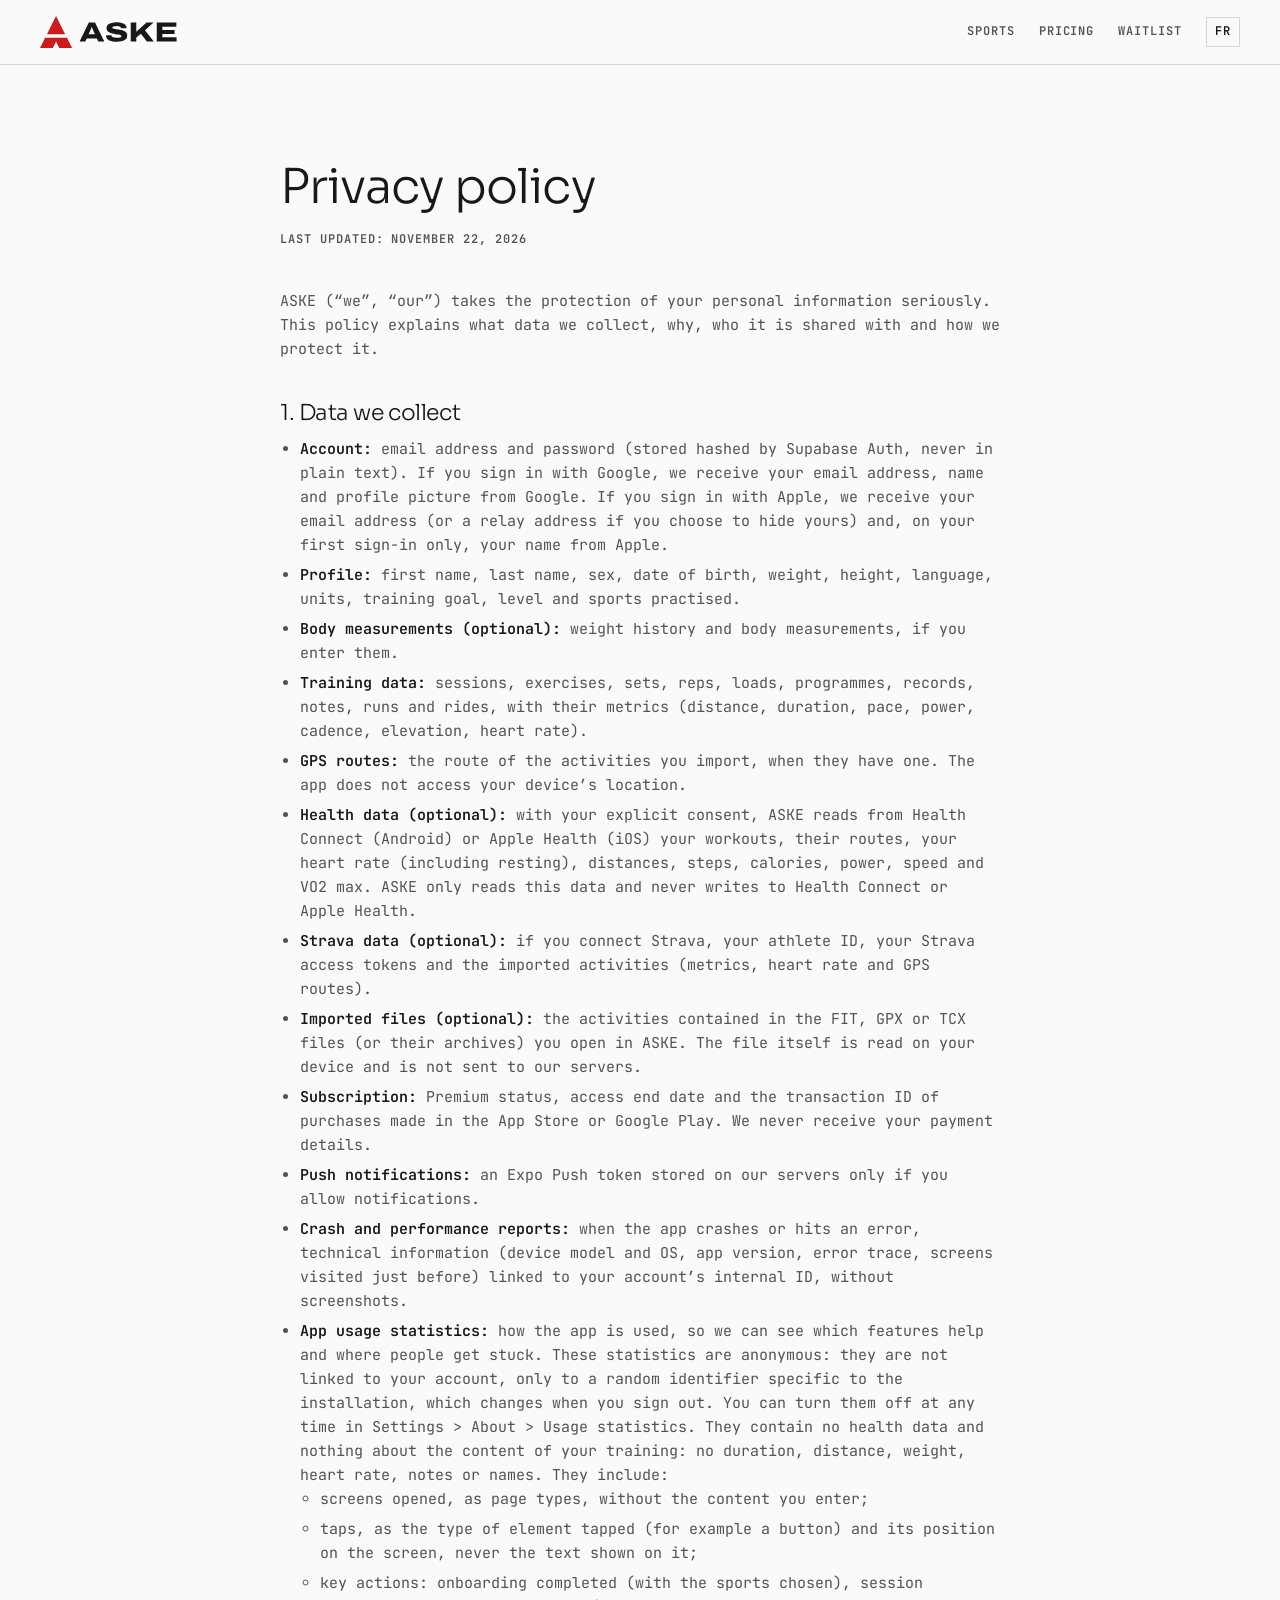
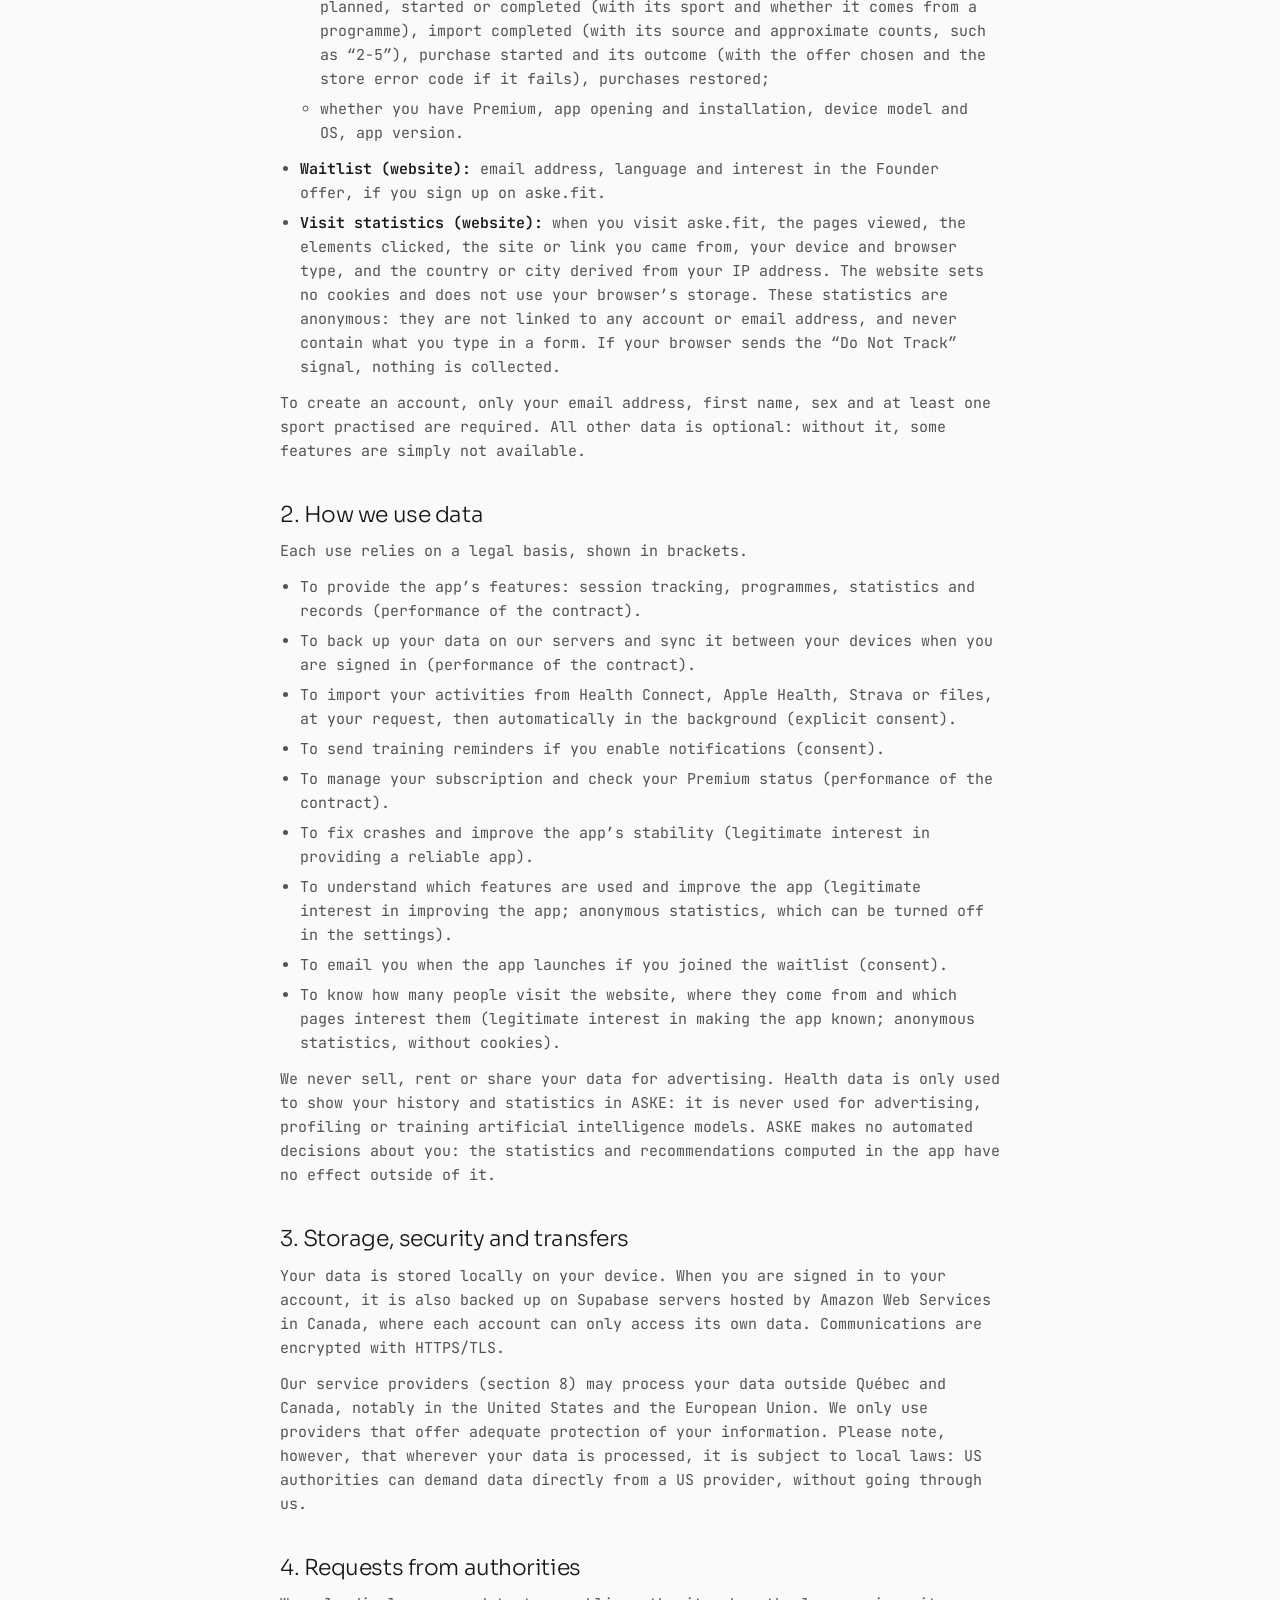
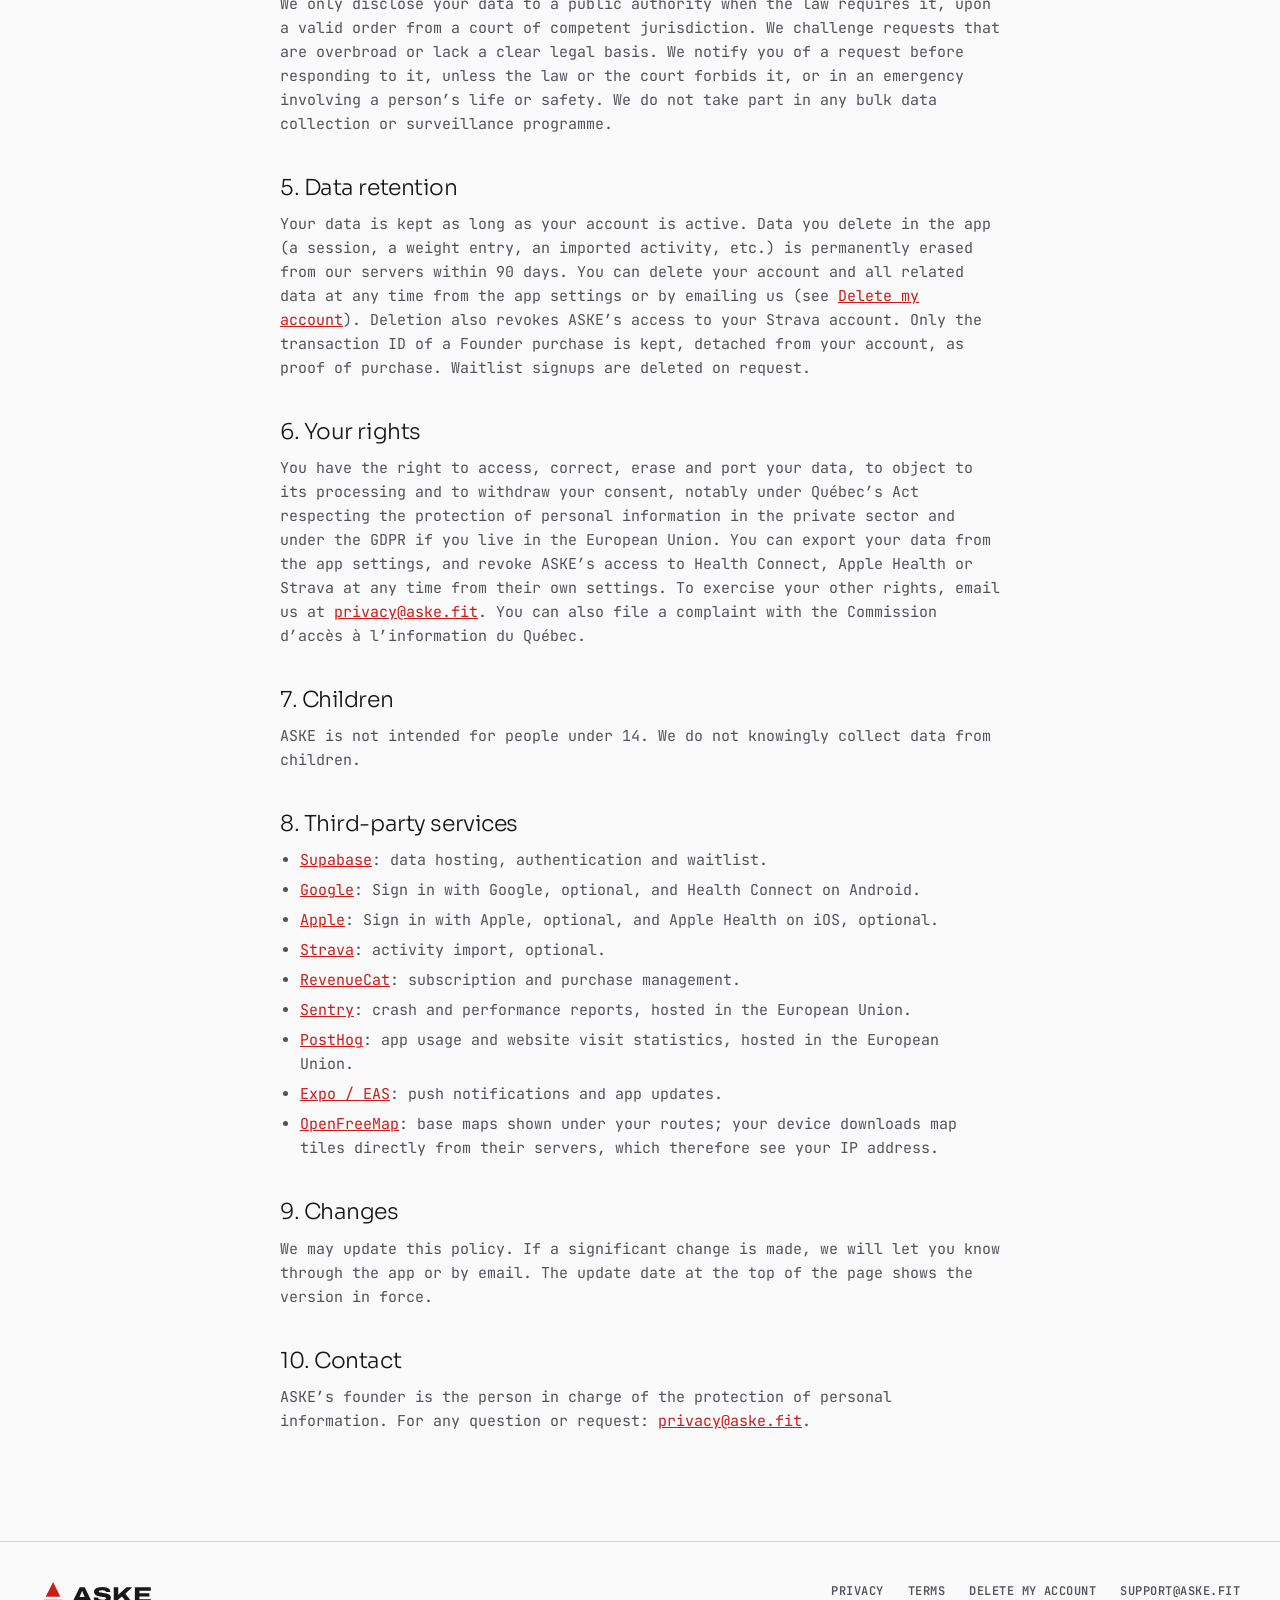
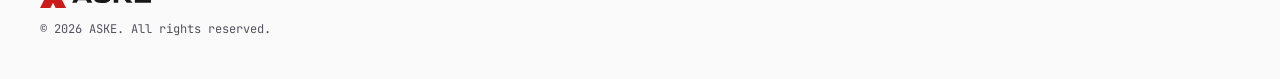
<file: en/privacy/index.html>
<!DOCTYPE html><html lang="en"><head><meta charset="utf-8"><meta name="viewport" content="width=device-width, initial-scale=1"><title>Privacy policy - ASKE</title><meta name="description" content="What data ASKE collects, why, and how it is protected."><link rel="canonical" href="https://aske.fit/en/privacy/"><link rel="alternate" hreflang="fr" href="https://aske.fit/confidentialite/"><link rel="alternate" hreflang="en" href="https://aske.fit/en/privacy/"><link rel="alternate" hreflang="x-default" href="https://aske.fit/confidentialite/"><link rel="icon" type="image/svg+xml" href="/favicon.svg"><link rel="icon" type="image/png" href="/favicon.png"><link rel="apple-touch-icon" href="/apple-touch-icon.png"><meta name="theme-color" content="#cc1b1b"><meta property="og:type" content="website"><meta property="og:site_name" content="ASKE"><meta property="og:title" content="Privacy policy - ASKE"><meta property="og:description" content="What data ASKE collects, why, and how it is protected."><meta property="og:url" content="https://aske.fit/en/privacy/"><meta property="og:image" content="https://aske.fit/apercu.png"><meta property="og:locale" content="en_CA"><meta name="twitter:card" content="summary"><style>@font-face{font-family:"JetBrains Mono-d192f39808fb38ab";src:url("/_astro/fonts/81133e6a08c1533e.woff2") format("woff2");font-display:swap;unicode-range:U+0000-00FF,U+0131,U+0152-0153,U+02BB-02BC,U+02C6,U+02DA,U+02DC,U+0304,U+0308,U+0329,U+2000-206F,U+20AC,U+2122,U+2191,U+2193,U+2212,U+2215,U+FEFF,U+FFFD;font-weight:400;font-style:normal;}@font-face{font-family:"JetBrains Mono-d192f39808fb38ab";src:url("/_astro/fonts/14d18de6c4f4b80f.woff2") format("woff2");font-display:swap;unicode-range:U+0000-00FF,U+0131,U+0152-0153,U+02BB-02BC,U+02C6,U+02DA,U+02DC,U+0304,U+0308,U+0329,U+2000-206F,U+20AC,U+2122,U+2191,U+2193,U+2212,U+2215,U+FEFF,U+FFFD;font-weight:600;font-style:normal;}@font-face{font-family:"JetBrains Mono-d192f39808fb38ab";src:url("/_astro/fonts/954d4fd4837b74b5.woff2") format("woff2");font-display:swap;unicode-range:U+0000-00FF,U+0131,U+0152-0153,U+02BB-02BC,U+02C6,U+02DA,U+02DC,U+0304,U+0308,U+0329,U+2000-206F,U+20AC,U+2122,U+2191,U+2193,U+2212,U+2215,U+FEFF,U+FFFD;font-weight:700;font-style:normal;}@font-face{font-family:"JetBrains Mono-d192f39808fb38ab";src:url("/_astro/fonts/4a5dbff24a66261e.woff2") format("woff2");font-display:swap;unicode-range:U+0100-02BA,U+02BD-02C5,U+02C7-02CC,U+02CE-02D7,U+02DD-02FF,U+0304,U+0308,U+0329,U+1D00-1DBF,U+1E00-1E9F,U+1EF2-1EFF,U+2020,U+20A0-20AB,U+20AD-20C0,U+2113,U+2C60-2C7F,U+A720-A7FF;font-weight:400;font-style:normal;}@font-face{font-family:"JetBrains Mono-d192f39808fb38ab";src:url("/_astro/fonts/8efcdfd190ec5e2a.woff2") format("woff2");font-display:swap;unicode-range:U+0100-02BA,U+02BD-02C5,U+02C7-02CC,U+02CE-02D7,U+02DD-02FF,U+0304,U+0308,U+0329,U+1D00-1DBF,U+1E00-1E9F,U+1EF2-1EFF,U+2020,U+20A0-20AB,U+20AD-20C0,U+2113,U+2C60-2C7F,U+A720-A7FF;font-weight:600;font-style:normal;}@font-face{font-family:"JetBrains Mono-d192f39808fb38ab";src:url("/_astro/fonts/86fa0ff5c3dd93f3.woff2") format("woff2");font-display:swap;unicode-range:U+0100-02BA,U+02BD-02C5,U+02C7-02CC,U+02CE-02D7,U+02DD-02FF,U+0304,U+0308,U+0329,U+1D00-1DBF,U+1E00-1E9F,U+1EF2-1EFF,U+2020,U+20A0-20AB,U+20AD-20C0,U+2113,U+2C60-2C7F,U+A720-A7FF;font-weight:700;font-style:normal;}@font-face{font-family:"JetBrains Mono-d192f39808fb38ab fallback: Courier New";src:local("Courier New");font-display:swap;font-weight:400;font-style:normal;size-adjust:99.9837%;ascent-override:102.0166%;descent-override:30.0049%;}@font-face{font-family:"JetBrains Mono-d192f39808fb38ab fallback: Courier New";src:local("Courier New");font-display:swap;font-weight:600;font-style:normal;size-adjust:99.9837%;ascent-override:102.0166%;descent-override:30.0049%;}@font-face{font-family:"JetBrains Mono-d192f39808fb38ab fallback: Courier New";src:local("Courier New");font-display:swap;font-weight:700;font-style:normal;size-adjust:99.9837%;ascent-override:102.0166%;descent-override:30.0049%;}@font-face{font-family:"JetBrains Mono-d192f39808fb38ab fallback: Courier New";src:local("Courier New");font-display:swap;font-weight:400;font-style:normal;size-adjust:99.9837%;ascent-override:102.0166%;descent-override:30.0049%;}@font-face{font-family:"JetBrains Mono-d192f39808fb38ab fallback: Courier New";src:local("Courier New");font-display:swap;font-weight:600;font-style:normal;size-adjust:99.9837%;ascent-override:102.0166%;descent-override:30.0049%;}@font-face{font-family:"JetBrains Mono-d192f39808fb38ab fallback: Courier New";src:local("Courier New");font-display:swap;font-weight:700;font-style:normal;size-adjust:99.9837%;ascent-override:102.0166%;descent-override:30.0049%;}:root{--font-mono:"JetBrains Mono-d192f39808fb38ab","JetBrains Mono-d192f39808fb38ab fallback: Courier New",monospace;}</style><link rel="preload" href="/_astro/fonts/81133e6a08c1533e.woff2" as="font" type="font/woff2" crossorigin><link rel="preload" href="/_astro/fonts/14d18de6c4f4b80f.woff2" as="font" type="font/woff2" crossorigin><link rel="preload" href="/_astro/fonts/954d4fd4837b74b5.woff2" as="font" type="font/woff2" crossorigin><link rel="preload" href="/_astro/fonts/4a5dbff24a66261e.woff2" as="font" type="font/woff2" crossorigin><link rel="preload" href="/_astro/fonts/8efcdfd190ec5e2a.woff2" as="font" type="font/woff2" crossorigin><link rel="preload" href="/_astro/fonts/86fa0ff5c3dd93f3.woff2" as="font" type="font/woff2" crossorigin><style>@font-face{font-family:Sora-f161dcfc547be651;src:url("/_astro/fonts/be415f25fe1f2206.woff2") format("woff2");font-display:swap;unicode-range:U+0000-00FF,U+0131,U+0152-0153,U+02BB-02BC,U+02C6,U+02DA,U+02DC,U+0304,U+0308,U+0329,U+2000-206F,U+20AC,U+2122,U+2191,U+2193,U+2212,U+2215,U+FEFF,U+FFFD;font-weight:300;font-style:normal;}@font-face{font-family:Sora-f161dcfc547be651;src:url("/_astro/fonts/0375800f6a881f2b.woff2") format("woff2");font-display:swap;unicode-range:U+0000-00FF,U+0131,U+0152-0153,U+02BB-02BC,U+02C6,U+02DA,U+02DC,U+0304,U+0308,U+0329,U+2000-206F,U+20AC,U+2122,U+2191,U+2193,U+2212,U+2215,U+FEFF,U+FFFD;font-weight:500;font-style:normal;}@font-face{font-family:Sora-f161dcfc547be651;src:url("/_astro/fonts/8532a4573a9ff8f9.woff2") format("woff2");font-display:swap;unicode-range:U+0100-02BA,U+02BD-02C5,U+02C7-02CC,U+02CE-02D7,U+02DD-02FF,U+0304,U+0308,U+0329,U+1D00-1DBF,U+1E00-1E9F,U+1EF2-1EFF,U+2020,U+20A0-20AB,U+20AD-20C0,U+2113,U+2C60-2C7F,U+A720-A7FF;font-weight:300;font-style:normal;}@font-face{font-family:Sora-f161dcfc547be651;src:url("/_astro/fonts/f98da66c596d25b6.woff2") format("woff2");font-display:swap;unicode-range:U+0100-02BA,U+02BD-02C5,U+02C7-02CC,U+02CE-02D7,U+02DD-02FF,U+0304,U+0308,U+0329,U+1D00-1DBF,U+1E00-1E9F,U+1EF2-1EFF,U+2020,U+20A0-20AB,U+20AD-20C0,U+2113,U+2C60-2C7F,U+A720-A7FF;font-weight:500;font-style:normal;}@font-face{font-family:"Sora-f161dcfc547be651 fallback: Arial";src:local("Arial");font-display:swap;font-weight:300;font-style:normal;size-adjust:112.6064%;ascent-override:86.1408%;descent-override:25.7534%;line-gap-override:0%;}@font-face{font-family:"Sora-f161dcfc547be651 fallback: Arial";src:local("Arial");font-display:swap;font-weight:500;font-style:normal;size-adjust:112.6064%;ascent-override:86.1408%;descent-override:25.7534%;line-gap-override:0%;}@font-face{font-family:"Sora-f161dcfc547be651 fallback: Arial";src:local("Arial");font-display:swap;font-weight:300;font-style:normal;size-adjust:112.6064%;ascent-override:86.1408%;descent-override:25.7534%;line-gap-override:0%;}@font-face{font-family:"Sora-f161dcfc547be651 fallback: Arial";src:local("Arial");font-display:swap;font-weight:500;font-style:normal;size-adjust:112.6064%;ascent-override:86.1408%;descent-override:25.7534%;line-gap-override:0%;}:root{--font-sans:Sora-f161dcfc547be651,"Sora-f161dcfc547be651 fallback: Arial",sans-serif;}</style><link rel="preload" href="/_astro/fonts/be415f25fe1f2206.woff2" as="font" type="font/woff2" crossorigin><link rel="preload" href="/_astro/fonts/0375800f6a881f2b.woff2" as="font" type="font/woff2" crossorigin><link rel="preload" href="/_astro/fonts/8532a4573a9ff8f9.woff2" as="font" type="font/woff2" crossorigin><link rel="preload" href="/_astro/fonts/f98da66c596d25b6.woff2" as="font" type="font/woff2" crossorigin><script type="module" src="/_astro/Statistiques.astro_astro_type_script_index_0_lang.Bt44lDRR.js"></script><style>:root{color-scheme:light dark;--brand:#cc1b1b;--brand-pressed:#b81f14;--bg-main:#fafafa;--bg-card:#fff;--bg-sunken:#f4f4f5;--bg-inverse:#18181b;--text-primary:#18181b;--text-secondary:#52525b;--text-tertiary:#52525b;--text-on-primary:#000;--text-inverse:#fff;--text-link:#cc1b1b;--text-danger:#c81e1e;--text-success:#047857;--border-default:#d4d4d8;--border-strong:#18181b;--page-max:1440px;--gutter:clamp(16px, 4vw, 40px)}@media (prefers-color-scheme:dark){:root{--bg-main:#000;--bg-card:#18181b;--bg-sunken:#09090b;--bg-inverse:#d4d4d8;--text-primary:#fafafa;--text-secondary:#a1a1aa;--text-tertiary:#71717a;--text-inverse:#000;--text-danger:#ef4444;--text-success:#10b981;--border-default:#27272a;--border-strong:#52525b}}*,:before,:after{box-sizing:border-box}html{-webkit-text-size-adjust:100%;scroll-behavior:smooth}body{background:var(--bg-main);color:var(--text-primary);font-family:var(--font-mono);-webkit-font-smoothing:antialiased;margin:0;font-size:15px;line-height:1.6}h1,h2,h3{font-family:var(--font-sans);letter-spacing:-.02em;margin:0;font-weight:300;line-height:1.1}p{margin:0}a{color:var(--text-link)}:focus-visible{outline:2px solid var(--brand);outline-offset:2px}.wrap{max-width:var(--page-max);padding:0 var(--gutter);margin:0 auto}.label{font-family:var(--font-mono);letter-spacing:.08em;text-transform:uppercase;color:var(--text-secondary);font-size:12px;font-weight:600}.btn{min-height:48px;font-family:var(--font-mono);letter-spacing:.06em;text-transform:uppercase;cursor:pointer;border:1px solid #0000;justify-content:center;align-items:center;padding:0 24px;font-size:13px;font-weight:700;text-decoration:none;display:inline-flex}.btn-primary{background:var(--brand);color:var(--text-on-primary)}.btn-primary:hover{background:var(--brand-pressed)}.btn-primary:disabled{opacity:.6;cursor:progress}.btn-secondary{color:var(--text-primary);border-color:var(--border-strong);background:0 0}.logo[data-astro-cid-f7espo7c]{display:block}.marque[data-astro-cid-f7espo7c]{fill:var(--brand)}.mot[data-astro-cid-f7espo7c]{fill:currentColor}
.legal[data-astro-cid-df5goeu7]{max-width:calc(720px + 2 * var(--gutter));padding-top:clamp(48px,8vw,96px);padding-bottom:clamp(48px,8vw,96px)}h1[data-astro-cid-df5goeu7]{margin-bottom:16px;font-size:clamp(32px,5vw,48px)}.prose[data-astro-cid-df5goeu7]{color:var(--text-secondary);margin-top:40px}.prose[data-astro-cid-df5goeu7] h2{color:var(--text-primary);margin:40px 0 12px;font-size:22px}.prose[data-astro-cid-df5goeu7] p,.prose[data-astro-cid-df5goeu7] ul,.prose[data-astro-cid-df5goeu7] ol{margin:0 0 12px}.prose[data-astro-cid-df5goeu7] ul,.prose[data-astro-cid-df5goeu7] ol{padding-left:20px}.prose[data-astro-cid-df5goeu7] li{margin-bottom:6px}.prose[data-astro-cid-df5goeu7] strong{color:var(--text-primary);font-weight:600}
.entete[data-astro-cid-nen7h5rs]{z-index:10;background:var(--bg-main);border-bottom:1px solid var(--border-default);position:sticky;top:0}.barre[data-astro-cid-nen7h5rs]{justify-content:space-between;align-items:center;height:64px;display:flex}.accueil[data-astro-cid-nen7h5rs]{color:var(--text-primary)}.nav[data-astro-cid-nen7h5rs]{align-items:center;gap:24px;display:flex}.lien[data-astro-cid-nen7h5rs]{letter-spacing:.08em;text-transform:uppercase;color:var(--text-secondary);font-size:12px;font-weight:600;text-decoration:none}.lien[data-astro-cid-nen7h5rs]:hover{color:var(--text-primary)}.langue[data-astro-cid-nen7h5rs]{border:1px solid var(--border-default);color:var(--text-primary);padding:4px 8px}@media (width<=640px){.masque-mobile[data-astro-cid-nen7h5rs]{display:none}.nav[data-astro-cid-nen7h5rs]{gap:16px}}.pied[data-astro-cid-jo6i4kqk]{border-top:1px solid var(--border-default);padding:40px 0}.contenu[data-astro-cid-jo6i4kqk]{flex-wrap:wrap;justify-content:space-between;gap:24px;display:flex}.marque[data-astro-cid-jo6i4kqk]{color:var(--text-primary);flex-direction:column;gap:12px;display:flex}.droits[data-astro-cid-jo6i4kqk]{color:var(--text-tertiary);font-size:12px}.liens[data-astro-cid-jo6i4kqk]{flex-wrap:wrap;align-items:flex-start;gap:12px 24px;display:flex}.liens[data-astro-cid-jo6i4kqk] a[data-astro-cid-jo6i4kqk]{letter-spacing:.04em;text-transform:uppercase;color:var(--text-secondary);font-size:12px;font-weight:600;text-decoration:none}.liens[data-astro-cid-jo6i4kqk] a[data-astro-cid-jo6i4kqk]:hover{color:var(--text-primary)}
</style></head><body><header class="entete" data-astro-cid-nen7h5rs><div class="wrap barre" data-astro-cid-nen7h5rs><a href="/en/" class="accueil" aria-label="ASKE" data-astro-cid-nen7h5rs><svg class="logo" viewBox="0 0 435.16 102" height="32" width="136.64" role="img" aria-label="ASKE" data-astro-cid-f7espo7c><g transform="scale(1.7) translate(-2 -2)" data-astro-cid-f7espo7c><path class="marque" d="M32 2 L49 36 H15 Z" data-astro-cid-f7espo7c></path><path class="marque" d="M11.5 43 H52.5 L62 62 H38 L32 50 L26 62 H2 Z" data-astro-cid-f7espo7c></path></g><path class="mot" d="M144.31 81L126 81L155.48 21L175.27 21L204.75 81L185.48 81L180.94 71.41L148.85 71.41L144.31 81M160.19 46.20L154.78 58.41L175.01 58.41L169.60 46.20Q169.08 45.16 168.21 42.93Q167.34 40.71 166.47 38.53Q165.59 36.35 165.33 35.39L164.63 35.39Q164.02 36.96 163.19 39.05Q162.37 41.15 161.54 43.11Q160.71 45.07 160.19 46.20M245.48 82.05Q238.06 82.05 231.74 81.17Q225.42 80.30 220.62 78.08Q215.83 75.85 213.17 71.97Q210.51 68.09 210.42 62.08Q210.42 61.90 210.46 61.64Q210.51 61.38 210.51 61.12L227.95 61.12Q227.77 61.81 227.77 62.60Q227.77 66.61 232.26 68.09Q236.76 69.58 244.17 69.58Q247.48 69.58 251.06 69.18Q254.63 68.79 257.08 67.66Q259.52 66.52 259.52 64.26Q259.52 62.16 256.94 61.03Q254.37 59.90 250.14 59.24Q245.91 58.59 240.81 57.93Q235.71 57.28 230.61 56.15Q225.51 55.01 221.23 52.92Q216.96 50.83 214.39 47.34Q211.81 43.85 211.81 38.35Q211.81 31.99 216 27.93Q220.19 23.88 227.51 21.92Q234.84 19.95 244.17 19.95Q253.67 19.95 260.74 21.92Q267.80 23.88 271.73 27.89Q275.65 31.90 275.65 37.92L275.65 39.14L258.47 39.14L258.47 38.44Q258.47 35.74 254.98 33.91Q251.49 32.08 245.04 32.08Q237.19 32.08 233.66 33.51Q230.13 34.95 230.13 36.96Q230.13 38.97 232.70 40.01Q235.27 41.06 239.55 41.67Q243.82 42.28 248.88 42.93Q253.94 43.59 259.04 44.68Q264.14 45.77 268.41 47.77Q272.69 49.78 275.26 53.18Q277.83 56.58 277.83 61.90Q277.83 69.14 273.65 73.59Q269.46 78.03 262.13 80.04Q254.81 82.05 245.48 82.05M306.78 81L289.08 81L289.08 21L306.78 21L306.78 50.13L339.40 21L361.81 21L334.43 45.77L362.42 81L340.45 81L321.35 56.41L306.78 68.18L306.78 81M435.16 81L372.02 81L372.02 21L434.46 21L434.46 34.17L389.81 34.17L389.81 44.28L428.88 44.28L428.88 57.02L389.81 57.02L389.81 67.83L435.16 67.83" data-astro-cid-f7espo7c></path></svg></a><nav class="nav" aria-label="Navigation" data-astro-cid-nen7h5rs><a href="/en/#sports" class="lien masque-mobile" data-astro-cid-nen7h5rs>Sports</a><a href="/en/#prix" class="lien masque-mobile" data-astro-cid-nen7h5rs>Pricing</a><a href="/en/#liste" class="lien" data-astro-cid-nen7h5rs>Waitlist</a><a href="/confidentialite/" hreflang="fr" lang="fr" class="lien langue" aria-label="Français" data-astro-cid-nen7h5rs>FR</a></nav></div></header><main><article class="wrap legal" data-astro-cid-df5goeu7><h1 data-astro-cid-df5goeu7>Privacy policy</h1><p class="label" data-astro-cid-df5goeu7>Last updated: November 22, 2026</p><div class="prose" data-astro-cid-df5goeu7><p>ASKE (“we”, “our”) takes the protection of your personal information seriously.
This policy explains what data we collect, why, who it is shared with and how we protect it.</p>
<h2 id="1-data-we-collect">1. Data we collect</h2>
<ul>
<li><strong>Account:</strong> email address and password (stored hashed by Supabase Auth, never in plain text).
If you sign in with Google, we receive your email address, name and profile picture from Google.
If you sign in with Apple, we receive your email address (or a relay address if you choose to hide yours) and, on your first sign-in only, your name from Apple.</li>
<li><strong>Profile:</strong> first name, last name, sex, date of birth, weight, height, language, units, training goal, level and sports practised.</li>
<li><strong>Body measurements (optional):</strong> weight history and body measurements, if you enter them.</li>
<li><strong>Training data:</strong> sessions, exercises, sets, reps, loads, programmes, records, notes, runs and rides, with their metrics (distance, duration, pace, power, cadence, elevation, heart rate).</li>
<li><strong>GPS routes:</strong> the route of the activities you import, when they have one.
The app does not access your device’s location.</li>
<li><strong>Health data (optional):</strong> with your explicit consent, ASKE reads from Health Connect (Android) or Apple Health (iOS) your workouts, their routes, your heart rate (including resting), distances, steps, calories, power, speed and VO2 max.
ASKE only reads this data and never writes to Health Connect or Apple Health.</li>
<li><strong>Strava data (optional):</strong> if you connect Strava, your athlete ID, your Strava access tokens and the imported activities (metrics, heart rate and GPS routes).</li>
<li><strong>Imported files (optional):</strong> the activities contained in the FIT, GPX or TCX files (or their archives) you open in ASKE.
The file itself is read on your device and is not sent to our servers.</li>
<li><strong>Subscription:</strong> Premium status, access end date and the transaction ID of purchases made in the App Store or Google Play.
We never receive your payment details.</li>
<li><strong>Push notifications:</strong> an Expo Push token stored on our servers only if you allow notifications.</li>
<li><strong>Crash and performance reports:</strong> when the app crashes or hits an error, technical information (device model and OS, app version, error trace, screens visited just before) linked to your account’s internal ID, without screenshots.</li>
<li><strong>App usage statistics:</strong> how the app is used, so we can see which features help and where people get stuck.
These statistics are anonymous: they are not linked to your account, only to a random identifier specific to the installation, which changes when you sign out.
You can turn them off at any time in Settings &gt; About &gt; Usage statistics.
They contain no health data and nothing about the content of your training: no duration, distance, weight, heart rate, notes or names.
They include:
<ul>
<li>screens opened, as page types, without the content you enter;</li>
<li>taps, as the type of element tapped (for example a button) and its position on the screen, never the text shown on it;</li>
<li>key actions: onboarding completed (with the sports chosen), session planned, started or completed (with its sport and whether it comes from a programme), import completed (with its source and approximate counts, such as “2-5”), purchase started and its outcome (with the offer chosen and the store error code if it fails), purchases restored;</li>
<li>whether you have Premium, app opening and installation, device model and OS, app version.</li>
</ul>
</li>
<li><strong>Waitlist (website):</strong> email address, language and interest in the Founder offer, if you sign up on aske.fit.</li>
<li><strong>Visit statistics (website):</strong> when you visit aske.fit, the pages viewed, the elements clicked, the site or link you came from, your device and browser type, and the country or city derived from your IP address.
The website sets no cookies and does not use your browser’s storage.
These statistics are anonymous: they are not linked to any account or email address, and never contain what you type in a form.
If your browser sends the “Do Not Track” signal, nothing is collected.</li>
</ul>
<p>To create an account, only your email address, first name, sex and at least one sport practised are required.
All other data is optional: without it, some features are simply not available.</p>
<h2 id="2-how-we-use-data">2. How we use data</h2>
<p>Each use relies on a legal basis, shown in brackets.</p>
<ul>
<li>To provide the app’s features: session tracking, programmes, statistics and records (performance of the contract).</li>
<li>To back up your data on our servers and sync it between your devices when you are signed in (performance of the contract).</li>
<li>To import your activities from Health Connect, Apple Health, Strava or files, at your request, then automatically in the background (explicit consent).</li>
<li>To send training reminders if you enable notifications (consent).</li>
<li>To manage your subscription and check your Premium status (performance of the contract).</li>
<li>To fix crashes and improve the app’s stability (legitimate interest in providing a reliable app).</li>
<li>To understand which features are used and improve the app (legitimate interest in improving the app; anonymous statistics, which can be turned off in the settings).</li>
<li>To email you when the app launches if you joined the waitlist (consent).</li>
<li>To know how many people visit the website, where they come from and which pages interest them (legitimate interest in making the app known; anonymous statistics, without cookies).</li>
</ul>
<p>We never sell, rent or share your data for advertising.
Health data is only used to show your history and statistics in ASKE: it is never used for advertising, profiling or training artificial intelligence models.
ASKE makes no automated decisions about you: the statistics and recommendations computed in the app have no effect outside of it.</p>
<h2 id="3-storage-security-and-transfers">3. Storage, security and transfers</h2>
<p>Your data is stored locally on your device.
When you are signed in to your account, it is also backed up on Supabase servers hosted by Amazon Web Services in Canada, where each account can only access its own data.
Communications are encrypted with HTTPS/TLS.</p>
<p>Our service providers (section 8) may process your data outside Québec and Canada, notably in the United States and the European Union.
We only use providers that offer adequate protection of your information.
Please note, however, that wherever your data is processed, it is subject to local laws: US authorities can demand data directly from a US provider, without going through us.</p>
<h2 id="4-requests-from-authorities">4. Requests from authorities</h2>
<p>We only disclose your data to a public authority when the law requires it, upon a valid order from a court of competent jurisdiction.
We challenge requests that are overbroad or lack a clear legal basis.
We notify you of a request before responding to it, unless the law or the court forbids it, or in an emergency involving a person’s life or safety.
We do not take part in any bulk data collection or surveillance programme.</p>
<h2 id="5-data-retention">5. Data retention</h2>
<p>Your data is kept as long as your account is active.
Data you delete in the app (a session, a weight entry, an imported activity, etc.) is permanently erased from our servers within 90 days.
You can delete your account and all related data at any time from the app settings or by emailing us (see <a href="/en/delete-account/">Delete my account</a>).
Deletion also revokes ASKE’s access to your Strava account.
Only the transaction ID of a Founder purchase is kept, detached from your account, as proof of purchase.
Waitlist signups are deleted on request.</p>
<h2 id="6-your-rights">6. Your rights</h2>
<p>You have the right to access, correct, erase and port your data, to object to its processing and to withdraw your consent, notably under Québec’s Act respecting the protection of personal information in the private sector and under the GDPR if you live in the European Union.
You can export your data from the app settings, and revoke ASKE’s access to Health Connect, Apple Health or Strava at any time from their own settings.
To exercise your other rights, email us at <a href="mailto:privacy@aske.fit">privacy@aske.fit</a>.
You can also file a complaint with the Commission d’accès à l’information du Québec.</p>
<h2 id="7-children">7. Children</h2>
<p>ASKE is not intended for people under 14.
We do not knowingly collect data from children.</p>
<h2 id="8-third-party-services">8. Third-party services</h2>
<ul>
<li><a href="https://supabase.com/privacy">Supabase</a>: data hosting, authentication and waitlist.</li>
<li><a href="https://policies.google.com/privacy">Google</a>: Sign in with Google, optional, and Health Connect on Android.</li>
<li><a href="https://www.apple.com/legal/privacy/">Apple</a>: Sign in with Apple, optional, and Apple Health on iOS, optional.</li>
<li><a href="https://www.strava.com/legal/privacy">Strava</a>: activity import, optional.</li>
<li><a href="https://www.revenuecat.com/privacy">RevenueCat</a>: subscription and purchase management.</li>
<li><a href="https://sentry.io/privacy/">Sentry</a>: crash and performance reports, hosted in the European Union.</li>
<li><a href="https://posthog.com/privacy">PostHog</a>: app usage and website visit statistics, hosted in the European Union.</li>
<li><a href="https://expo.dev/privacy">Expo / EAS</a>: push notifications and app updates.</li>
<li><a href="https://openfreemap.org">OpenFreeMap</a>: base maps shown under your routes; your device downloads map tiles directly from their servers, which therefore see your IP address.</li>
</ul>
<h2 id="9-changes">9. Changes</h2>
<p>We may update this policy.
If a significant change is made, we will let you know through the app or by email.
The update date at the top of the page shows the version in force.</p>
<h2 id="10-contact">10. Contact</h2>
<p>ASKE’s founder is the person in charge of the protection of personal information.
For any question or request: <a href="mailto:privacy@aske.fit">privacy@aske.fit</a>.</p>
</div></article></main><footer class="pied" data-astro-cid-jo6i4kqk><div class="wrap contenu" data-astro-cid-jo6i4kqk><div class="marque" data-astro-cid-jo6i4kqk><svg class="logo" viewBox="0 0 435.16 102" height="26" width="111.01999999999998" role="img" aria-label="ASKE" data-astro-cid-f7espo7c><g transform="scale(1.7) translate(-2 -2)" data-astro-cid-f7espo7c><path class="marque" d="M32 2 L49 36 H15 Z" data-astro-cid-f7espo7c></path><path class="marque" d="M11.5 43 H52.5 L62 62 H38 L32 50 L26 62 H2 Z" data-astro-cid-f7espo7c></path></g><path class="mot" d="M144.31 81L126 81L155.48 21L175.27 21L204.75 81L185.48 81L180.94 71.41L148.85 71.41L144.31 81M160.19 46.20L154.78 58.41L175.01 58.41L169.60 46.20Q169.08 45.16 168.21 42.93Q167.34 40.71 166.47 38.53Q165.59 36.35 165.33 35.39L164.63 35.39Q164.02 36.96 163.19 39.05Q162.37 41.15 161.54 43.11Q160.71 45.07 160.19 46.20M245.48 82.05Q238.06 82.05 231.74 81.17Q225.42 80.30 220.62 78.08Q215.83 75.85 213.17 71.97Q210.51 68.09 210.42 62.08Q210.42 61.90 210.46 61.64Q210.51 61.38 210.51 61.12L227.95 61.12Q227.77 61.81 227.77 62.60Q227.77 66.61 232.26 68.09Q236.76 69.58 244.17 69.58Q247.48 69.58 251.06 69.18Q254.63 68.79 257.08 67.66Q259.52 66.52 259.52 64.26Q259.52 62.16 256.94 61.03Q254.37 59.90 250.14 59.24Q245.91 58.59 240.81 57.93Q235.71 57.28 230.61 56.15Q225.51 55.01 221.23 52.92Q216.96 50.83 214.39 47.34Q211.81 43.85 211.81 38.35Q211.81 31.99 216 27.93Q220.19 23.88 227.51 21.92Q234.84 19.95 244.17 19.95Q253.67 19.95 260.74 21.92Q267.80 23.88 271.73 27.89Q275.65 31.90 275.65 37.92L275.65 39.14L258.47 39.14L258.47 38.44Q258.47 35.74 254.98 33.91Q251.49 32.08 245.04 32.08Q237.19 32.08 233.66 33.51Q230.13 34.95 230.13 36.96Q230.13 38.97 232.70 40.01Q235.27 41.06 239.55 41.67Q243.82 42.28 248.88 42.93Q253.94 43.59 259.04 44.68Q264.14 45.77 268.41 47.77Q272.69 49.78 275.26 53.18Q277.83 56.58 277.83 61.90Q277.83 69.14 273.65 73.59Q269.46 78.03 262.13 80.04Q254.81 82.05 245.48 82.05M306.78 81L289.08 81L289.08 21L306.78 21L306.78 50.13L339.40 21L361.81 21L334.43 45.77L362.42 81L340.45 81L321.35 56.41L306.78 68.18L306.78 81M435.16 81L372.02 81L372.02 21L434.46 21L434.46 34.17L389.81 34.17L389.81 44.28L428.88 44.28L428.88 57.02L389.81 57.02L389.81 67.83L435.16 67.83" data-astro-cid-f7espo7c></path></svg><p class="droits" data-astro-cid-jo6i4kqk>© 2026 ASKE. All rights reserved.</p></div><nav class="liens" aria-label="Contact" data-astro-cid-jo6i4kqk><a href="/en/privacy/" data-astro-cid-jo6i4kqk>Privacy</a><a href="/en/terms/" data-astro-cid-jo6i4kqk>Terms</a><a href="/en/delete-account/" data-astro-cid-jo6i4kqk>Delete my account</a><a href="mailto:support@aske.fit" data-astro-cid-jo6i4kqk>support@aske.fit</a></nav></div></footer></body></html>
</file>
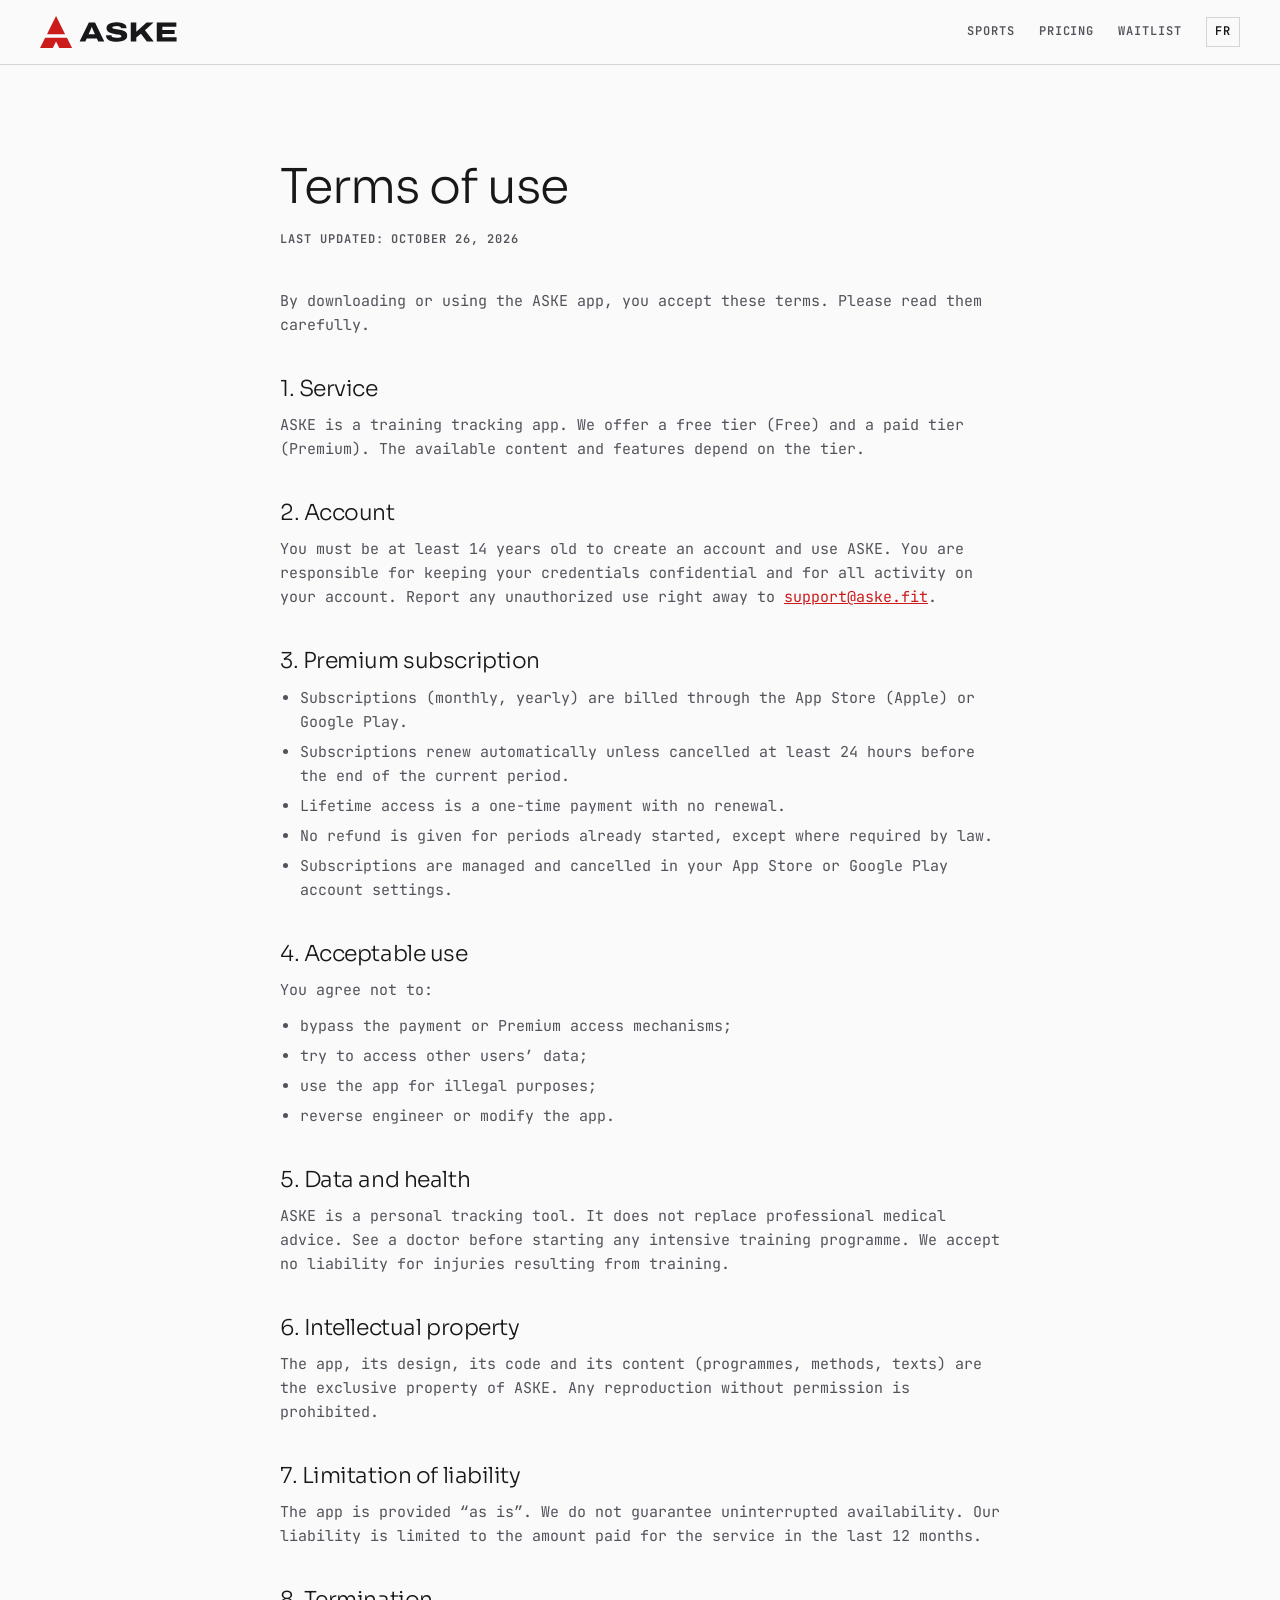
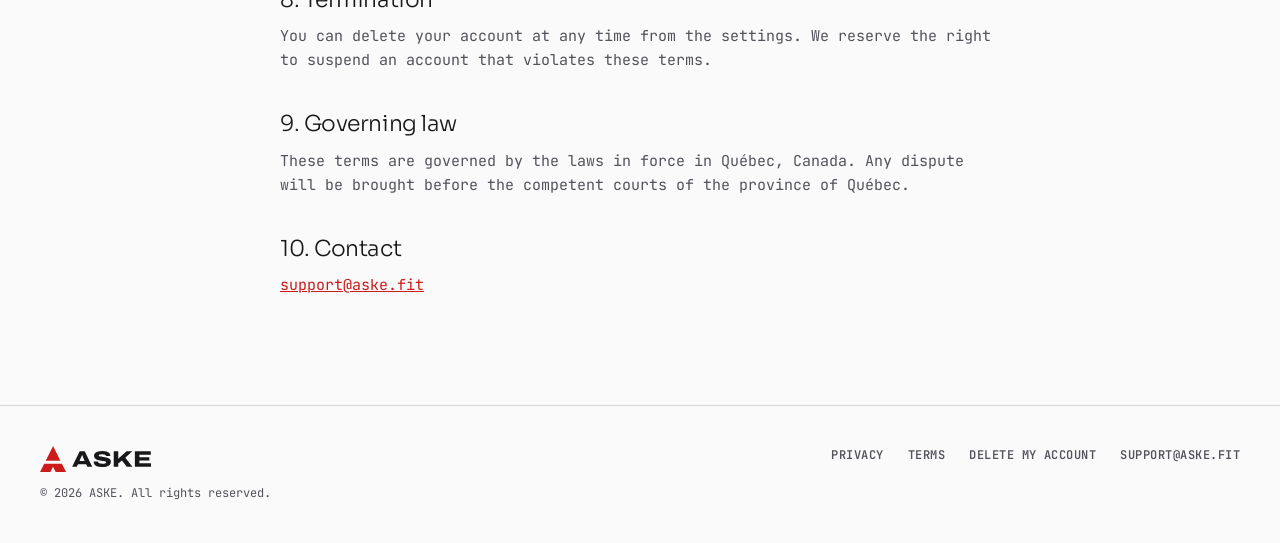
<file: en/terms/index.html>
<!DOCTYPE html><html lang="en"><head><meta charset="utf-8"><meta name="viewport" content="width=device-width, initial-scale=1"><title>Terms of use - ASKE</title><meta name="description" content="The terms of use of the ASKE app."><link rel="canonical" href="https://aske.fit/en/terms/"><link rel="alternate" hreflang="fr" href="https://aske.fit/conditions/"><link rel="alternate" hreflang="en" href="https://aske.fit/en/terms/"><link rel="alternate" hreflang="x-default" href="https://aske.fit/conditions/"><link rel="icon" type="image/svg+xml" href="/favicon.svg"><link rel="icon" type="image/png" href="/favicon.png"><link rel="apple-touch-icon" href="/apple-touch-icon.png"><meta name="theme-color" content="#cc1b1b"><meta property="og:type" content="website"><meta property="og:site_name" content="ASKE"><meta property="og:title" content="Terms of use - ASKE"><meta property="og:description" content="The terms of use of the ASKE app."><meta property="og:url" content="https://aske.fit/en/terms/"><meta property="og:image" content="https://aske.fit/apercu.png"><meta property="og:locale" content="en_CA"><meta name="twitter:card" content="summary"><style>@font-face{font-family:"JetBrains Mono-d192f39808fb38ab";src:url("/_astro/fonts/81133e6a08c1533e.woff2") format("woff2");font-display:swap;unicode-range:U+0000-00FF,U+0131,U+0152-0153,U+02BB-02BC,U+02C6,U+02DA,U+02DC,U+0304,U+0308,U+0329,U+2000-206F,U+20AC,U+2122,U+2191,U+2193,U+2212,U+2215,U+FEFF,U+FFFD;font-weight:400;font-style:normal;}@font-face{font-family:"JetBrains Mono-d192f39808fb38ab";src:url("/_astro/fonts/14d18de6c4f4b80f.woff2") format("woff2");font-display:swap;unicode-range:U+0000-00FF,U+0131,U+0152-0153,U+02BB-02BC,U+02C6,U+02DA,U+02DC,U+0304,U+0308,U+0329,U+2000-206F,U+20AC,U+2122,U+2191,U+2193,U+2212,U+2215,U+FEFF,U+FFFD;font-weight:600;font-style:normal;}@font-face{font-family:"JetBrains Mono-d192f39808fb38ab";src:url("/_astro/fonts/954d4fd4837b74b5.woff2") format("woff2");font-display:swap;unicode-range:U+0000-00FF,U+0131,U+0152-0153,U+02BB-02BC,U+02C6,U+02DA,U+02DC,U+0304,U+0308,U+0329,U+2000-206F,U+20AC,U+2122,U+2191,U+2193,U+2212,U+2215,U+FEFF,U+FFFD;font-weight:700;font-style:normal;}@font-face{font-family:"JetBrains Mono-d192f39808fb38ab";src:url("/_astro/fonts/4a5dbff24a66261e.woff2") format("woff2");font-display:swap;unicode-range:U+0100-02BA,U+02BD-02C5,U+02C7-02CC,U+02CE-02D7,U+02DD-02FF,U+0304,U+0308,U+0329,U+1D00-1DBF,U+1E00-1E9F,U+1EF2-1EFF,U+2020,U+20A0-20AB,U+20AD-20C0,U+2113,U+2C60-2C7F,U+A720-A7FF;font-weight:400;font-style:normal;}@font-face{font-family:"JetBrains Mono-d192f39808fb38ab";src:url("/_astro/fonts/8efcdfd190ec5e2a.woff2") format("woff2");font-display:swap;unicode-range:U+0100-02BA,U+02BD-02C5,U+02C7-02CC,U+02CE-02D7,U+02DD-02FF,U+0304,U+0308,U+0329,U+1D00-1DBF,U+1E00-1E9F,U+1EF2-1EFF,U+2020,U+20A0-20AB,U+20AD-20C0,U+2113,U+2C60-2C7F,U+A720-A7FF;font-weight:600;font-style:normal;}@font-face{font-family:"JetBrains Mono-d192f39808fb38ab";src:url("/_astro/fonts/86fa0ff5c3dd93f3.woff2") format("woff2");font-display:swap;unicode-range:U+0100-02BA,U+02BD-02C5,U+02C7-02CC,U+02CE-02D7,U+02DD-02FF,U+0304,U+0308,U+0329,U+1D00-1DBF,U+1E00-1E9F,U+1EF2-1EFF,U+2020,U+20A0-20AB,U+20AD-20C0,U+2113,U+2C60-2C7F,U+A720-A7FF;font-weight:700;font-style:normal;}@font-face{font-family:"JetBrains Mono-d192f39808fb38ab fallback: Courier New";src:local("Courier New");font-display:swap;font-weight:400;font-style:normal;size-adjust:99.9837%;ascent-override:102.0166%;descent-override:30.0049%;}@font-face{font-family:"JetBrains Mono-d192f39808fb38ab fallback: Courier New";src:local("Courier New");font-display:swap;font-weight:600;font-style:normal;size-adjust:99.9837%;ascent-override:102.0166%;descent-override:30.0049%;}@font-face{font-family:"JetBrains Mono-d192f39808fb38ab fallback: Courier New";src:local("Courier New");font-display:swap;font-weight:700;font-style:normal;size-adjust:99.9837%;ascent-override:102.0166%;descent-override:30.0049%;}@font-face{font-family:"JetBrains Mono-d192f39808fb38ab fallback: Courier New";src:local("Courier New");font-display:swap;font-weight:400;font-style:normal;size-adjust:99.9837%;ascent-override:102.0166%;descent-override:30.0049%;}@font-face{font-family:"JetBrains Mono-d192f39808fb38ab fallback: Courier New";src:local("Courier New");font-display:swap;font-weight:600;font-style:normal;size-adjust:99.9837%;ascent-override:102.0166%;descent-override:30.0049%;}@font-face{font-family:"JetBrains Mono-d192f39808fb38ab fallback: Courier New";src:local("Courier New");font-display:swap;font-weight:700;font-style:normal;size-adjust:99.9837%;ascent-override:102.0166%;descent-override:30.0049%;}:root{--font-mono:"JetBrains Mono-d192f39808fb38ab","JetBrains Mono-d192f39808fb38ab fallback: Courier New",monospace;}</style><link rel="preload" href="/_astro/fonts/81133e6a08c1533e.woff2" as="font" type="font/woff2" crossorigin><link rel="preload" href="/_astro/fonts/14d18de6c4f4b80f.woff2" as="font" type="font/woff2" crossorigin><link rel="preload" href="/_astro/fonts/954d4fd4837b74b5.woff2" as="font" type="font/woff2" crossorigin><link rel="preload" href="/_astro/fonts/4a5dbff24a66261e.woff2" as="font" type="font/woff2" crossorigin><link rel="preload" href="/_astro/fonts/8efcdfd190ec5e2a.woff2" as="font" type="font/woff2" crossorigin><link rel="preload" href="/_astro/fonts/86fa0ff5c3dd93f3.woff2" as="font" type="font/woff2" crossorigin><style>@font-face{font-family:Sora-f161dcfc547be651;src:url("/_astro/fonts/be415f25fe1f2206.woff2") format("woff2");font-display:swap;unicode-range:U+0000-00FF,U+0131,U+0152-0153,U+02BB-02BC,U+02C6,U+02DA,U+02DC,U+0304,U+0308,U+0329,U+2000-206F,U+20AC,U+2122,U+2191,U+2193,U+2212,U+2215,U+FEFF,U+FFFD;font-weight:300;font-style:normal;}@font-face{font-family:Sora-f161dcfc547be651;src:url("/_astro/fonts/0375800f6a881f2b.woff2") format("woff2");font-display:swap;unicode-range:U+0000-00FF,U+0131,U+0152-0153,U+02BB-02BC,U+02C6,U+02DA,U+02DC,U+0304,U+0308,U+0329,U+2000-206F,U+20AC,U+2122,U+2191,U+2193,U+2212,U+2215,U+FEFF,U+FFFD;font-weight:500;font-style:normal;}@font-face{font-family:Sora-f161dcfc547be651;src:url("/_astro/fonts/8532a4573a9ff8f9.woff2") format("woff2");font-display:swap;unicode-range:U+0100-02BA,U+02BD-02C5,U+02C7-02CC,U+02CE-02D7,U+02DD-02FF,U+0304,U+0308,U+0329,U+1D00-1DBF,U+1E00-1E9F,U+1EF2-1EFF,U+2020,U+20A0-20AB,U+20AD-20C0,U+2113,U+2C60-2C7F,U+A720-A7FF;font-weight:300;font-style:normal;}@font-face{font-family:Sora-f161dcfc547be651;src:url("/_astro/fonts/f98da66c596d25b6.woff2") format("woff2");font-display:swap;unicode-range:U+0100-02BA,U+02BD-02C5,U+02C7-02CC,U+02CE-02D7,U+02DD-02FF,U+0304,U+0308,U+0329,U+1D00-1DBF,U+1E00-1E9F,U+1EF2-1EFF,U+2020,U+20A0-20AB,U+20AD-20C0,U+2113,U+2C60-2C7F,U+A720-A7FF;font-weight:500;font-style:normal;}@font-face{font-family:"Sora-f161dcfc547be651 fallback: Arial";src:local("Arial");font-display:swap;font-weight:300;font-style:normal;size-adjust:112.6064%;ascent-override:86.1408%;descent-override:25.7534%;line-gap-override:0%;}@font-face{font-family:"Sora-f161dcfc547be651 fallback: Arial";src:local("Arial");font-display:swap;font-weight:500;font-style:normal;size-adjust:112.6064%;ascent-override:86.1408%;descent-override:25.7534%;line-gap-override:0%;}@font-face{font-family:"Sora-f161dcfc547be651 fallback: Arial";src:local("Arial");font-display:swap;font-weight:300;font-style:normal;size-adjust:112.6064%;ascent-override:86.1408%;descent-override:25.7534%;line-gap-override:0%;}@font-face{font-family:"Sora-f161dcfc547be651 fallback: Arial";src:local("Arial");font-display:swap;font-weight:500;font-style:normal;size-adjust:112.6064%;ascent-override:86.1408%;descent-override:25.7534%;line-gap-override:0%;}:root{--font-sans:Sora-f161dcfc547be651,"Sora-f161dcfc547be651 fallback: Arial",sans-serif;}</style><link rel="preload" href="/_astro/fonts/be415f25fe1f2206.woff2" as="font" type="font/woff2" crossorigin><link rel="preload" href="/_astro/fonts/0375800f6a881f2b.woff2" as="font" type="font/woff2" crossorigin><link rel="preload" href="/_astro/fonts/8532a4573a9ff8f9.woff2" as="font" type="font/woff2" crossorigin><link rel="preload" href="/_astro/fonts/f98da66c596d25b6.woff2" as="font" type="font/woff2" crossorigin><script type="module" src="/_astro/Statistiques.astro_astro_type_script_index_0_lang.Bt44lDRR.js"></script><style>:root{color-scheme:light dark;--brand:#cc1b1b;--brand-pressed:#b81f14;--bg-main:#fafafa;--bg-card:#fff;--bg-sunken:#f4f4f5;--bg-inverse:#18181b;--text-primary:#18181b;--text-secondary:#52525b;--text-tertiary:#52525b;--text-on-primary:#000;--text-inverse:#fff;--text-link:#cc1b1b;--text-danger:#c81e1e;--text-success:#047857;--border-default:#d4d4d8;--border-strong:#18181b;--page-max:1440px;--gutter:clamp(16px, 4vw, 40px)}@media (prefers-color-scheme:dark){:root{--bg-main:#000;--bg-card:#18181b;--bg-sunken:#09090b;--bg-inverse:#d4d4d8;--text-primary:#fafafa;--text-secondary:#a1a1aa;--text-tertiary:#71717a;--text-inverse:#000;--text-danger:#ef4444;--text-success:#10b981;--border-default:#27272a;--border-strong:#52525b}}*,:before,:after{box-sizing:border-box}html{-webkit-text-size-adjust:100%;scroll-behavior:smooth}body{background:var(--bg-main);color:var(--text-primary);font-family:var(--font-mono);-webkit-font-smoothing:antialiased;margin:0;font-size:15px;line-height:1.6}h1,h2,h3{font-family:var(--font-sans);letter-spacing:-.02em;margin:0;font-weight:300;line-height:1.1}p{margin:0}a{color:var(--text-link)}:focus-visible{outline:2px solid var(--brand);outline-offset:2px}.wrap{max-width:var(--page-max);padding:0 var(--gutter);margin:0 auto}.label{font-family:var(--font-mono);letter-spacing:.08em;text-transform:uppercase;color:var(--text-secondary);font-size:12px;font-weight:600}.btn{min-height:48px;font-family:var(--font-mono);letter-spacing:.06em;text-transform:uppercase;cursor:pointer;border:1px solid #0000;justify-content:center;align-items:center;padding:0 24px;font-size:13px;font-weight:700;text-decoration:none;display:inline-flex}.btn-primary{background:var(--brand);color:var(--text-on-primary)}.btn-primary:hover{background:var(--brand-pressed)}.btn-primary:disabled{opacity:.6;cursor:progress}.btn-secondary{color:var(--text-primary);border-color:var(--border-strong);background:0 0}.logo[data-astro-cid-f7espo7c]{display:block}.marque[data-astro-cid-f7espo7c]{fill:var(--brand)}.mot[data-astro-cid-f7espo7c]{fill:currentColor}
.legal[data-astro-cid-df5goeu7]{max-width:calc(720px + 2 * var(--gutter));padding-top:clamp(48px,8vw,96px);padding-bottom:clamp(48px,8vw,96px)}h1[data-astro-cid-df5goeu7]{margin-bottom:16px;font-size:clamp(32px,5vw,48px)}.prose[data-astro-cid-df5goeu7]{color:var(--text-secondary);margin-top:40px}.prose[data-astro-cid-df5goeu7] h2{color:var(--text-primary);margin:40px 0 12px;font-size:22px}.prose[data-astro-cid-df5goeu7] p,.prose[data-astro-cid-df5goeu7] ul,.prose[data-astro-cid-df5goeu7] ol{margin:0 0 12px}.prose[data-astro-cid-df5goeu7] ul,.prose[data-astro-cid-df5goeu7] ol{padding-left:20px}.prose[data-astro-cid-df5goeu7] li{margin-bottom:6px}.prose[data-astro-cid-df5goeu7] strong{color:var(--text-primary);font-weight:600}
.entete[data-astro-cid-nen7h5rs]{z-index:10;background:var(--bg-main);border-bottom:1px solid var(--border-default);position:sticky;top:0}.barre[data-astro-cid-nen7h5rs]{justify-content:space-between;align-items:center;height:64px;display:flex}.accueil[data-astro-cid-nen7h5rs]{color:var(--text-primary)}.nav[data-astro-cid-nen7h5rs]{align-items:center;gap:24px;display:flex}.lien[data-astro-cid-nen7h5rs]{letter-spacing:.08em;text-transform:uppercase;color:var(--text-secondary);font-size:12px;font-weight:600;text-decoration:none}.lien[data-astro-cid-nen7h5rs]:hover{color:var(--text-primary)}.langue[data-astro-cid-nen7h5rs]{border:1px solid var(--border-default);color:var(--text-primary);padding:4px 8px}@media (width<=640px){.masque-mobile[data-astro-cid-nen7h5rs]{display:none}.nav[data-astro-cid-nen7h5rs]{gap:16px}}.pied[data-astro-cid-jo6i4kqk]{border-top:1px solid var(--border-default);padding:40px 0}.contenu[data-astro-cid-jo6i4kqk]{flex-wrap:wrap;justify-content:space-between;gap:24px;display:flex}.marque[data-astro-cid-jo6i4kqk]{color:var(--text-primary);flex-direction:column;gap:12px;display:flex}.droits[data-astro-cid-jo6i4kqk]{color:var(--text-tertiary);font-size:12px}.liens[data-astro-cid-jo6i4kqk]{flex-wrap:wrap;align-items:flex-start;gap:12px 24px;display:flex}.liens[data-astro-cid-jo6i4kqk] a[data-astro-cid-jo6i4kqk]{letter-spacing:.04em;text-transform:uppercase;color:var(--text-secondary);font-size:12px;font-weight:600;text-decoration:none}.liens[data-astro-cid-jo6i4kqk] a[data-astro-cid-jo6i4kqk]:hover{color:var(--text-primary)}
</style></head><body><header class="entete" data-astro-cid-nen7h5rs><div class="wrap barre" data-astro-cid-nen7h5rs><a href="/en/" class="accueil" aria-label="ASKE" data-astro-cid-nen7h5rs><svg class="logo" viewBox="0 0 435.16 102" height="32" width="136.64" role="img" aria-label="ASKE" data-astro-cid-f7espo7c><g transform="scale(1.7) translate(-2 -2)" data-astro-cid-f7espo7c><path class="marque" d="M32 2 L49 36 H15 Z" data-astro-cid-f7espo7c></path><path class="marque" d="M11.5 43 H52.5 L62 62 H38 L32 50 L26 62 H2 Z" data-astro-cid-f7espo7c></path></g><path class="mot" d="M144.31 81L126 81L155.48 21L175.27 21L204.75 81L185.48 81L180.94 71.41L148.85 71.41L144.31 81M160.19 46.20L154.78 58.41L175.01 58.41L169.60 46.20Q169.08 45.16 168.21 42.93Q167.34 40.71 166.47 38.53Q165.59 36.35 165.33 35.39L164.63 35.39Q164.02 36.96 163.19 39.05Q162.37 41.15 161.54 43.11Q160.71 45.07 160.19 46.20M245.48 82.05Q238.06 82.05 231.74 81.17Q225.42 80.30 220.62 78.08Q215.83 75.85 213.17 71.97Q210.51 68.09 210.42 62.08Q210.42 61.90 210.46 61.64Q210.51 61.38 210.51 61.12L227.95 61.12Q227.77 61.81 227.77 62.60Q227.77 66.61 232.26 68.09Q236.76 69.58 244.17 69.58Q247.48 69.58 251.06 69.18Q254.63 68.79 257.08 67.66Q259.52 66.52 259.52 64.26Q259.52 62.16 256.94 61.03Q254.37 59.90 250.14 59.24Q245.91 58.59 240.81 57.93Q235.71 57.28 230.61 56.15Q225.51 55.01 221.23 52.92Q216.96 50.83 214.39 47.34Q211.81 43.85 211.81 38.35Q211.81 31.99 216 27.93Q220.19 23.88 227.51 21.92Q234.84 19.95 244.17 19.95Q253.67 19.95 260.74 21.92Q267.80 23.88 271.73 27.89Q275.65 31.90 275.65 37.92L275.65 39.14L258.47 39.14L258.47 38.44Q258.47 35.74 254.98 33.91Q251.49 32.08 245.04 32.08Q237.19 32.08 233.66 33.51Q230.13 34.95 230.13 36.96Q230.13 38.97 232.70 40.01Q235.27 41.06 239.55 41.67Q243.82 42.28 248.88 42.93Q253.94 43.59 259.04 44.68Q264.14 45.77 268.41 47.77Q272.69 49.78 275.26 53.18Q277.83 56.58 277.83 61.90Q277.83 69.14 273.65 73.59Q269.46 78.03 262.13 80.04Q254.81 82.05 245.48 82.05M306.78 81L289.08 81L289.08 21L306.78 21L306.78 50.13L339.40 21L361.81 21L334.43 45.77L362.42 81L340.45 81L321.35 56.41L306.78 68.18L306.78 81M435.16 81L372.02 81L372.02 21L434.46 21L434.46 34.17L389.81 34.17L389.81 44.28L428.88 44.28L428.88 57.02L389.81 57.02L389.81 67.83L435.16 67.83" data-astro-cid-f7espo7c></path></svg></a><nav class="nav" aria-label="Navigation" data-astro-cid-nen7h5rs><a href="/en/#sports" class="lien masque-mobile" data-astro-cid-nen7h5rs>Sports</a><a href="/en/#prix" class="lien masque-mobile" data-astro-cid-nen7h5rs>Pricing</a><a href="/en/#liste" class="lien" data-astro-cid-nen7h5rs>Waitlist</a><a href="/conditions/" hreflang="fr" lang="fr" class="lien langue" aria-label="Français" data-astro-cid-nen7h5rs>FR</a></nav></div></header><main><article class="wrap legal" data-astro-cid-df5goeu7><h1 data-astro-cid-df5goeu7>Terms of use</h1><p class="label" data-astro-cid-df5goeu7>Last updated: October 26, 2026</p><div class="prose" data-astro-cid-df5goeu7><p>By downloading or using the ASKE app, you accept these terms.
Please read them carefully.</p>
<h2 id="1-service">1. Service</h2>
<p>ASKE is a training tracking app.
We offer a free tier (Free) and a paid tier (Premium).
The available content and features depend on the tier.</p>
<h2 id="2-account">2. Account</h2>
<p>You must be at least 14 years old to create an account and use ASKE.
You are responsible for keeping your credentials confidential and for all activity on your account.
Report any unauthorized use right away to <a href="mailto:support@aske.fit">support@aske.fit</a>.</p>
<h2 id="3-premium-subscription">3. Premium subscription</h2>
<ul>
<li>Subscriptions (monthly, yearly) are billed through the App Store (Apple) or Google Play.</li>
<li>Subscriptions renew automatically unless cancelled at least 24 hours before the end of the current period.</li>
<li>Lifetime access is a one-time payment with no renewal.</li>
<li>No refund is given for periods already started, except where required by law.</li>
<li>Subscriptions are managed and cancelled in your App Store or Google Play account settings.</li>
</ul>
<h2 id="4-acceptable-use">4. Acceptable use</h2>
<p>You agree not to:</p>
<ul>
<li>bypass the payment or Premium access mechanisms;</li>
<li>try to access other users’ data;</li>
<li>use the app for illegal purposes;</li>
<li>reverse engineer or modify the app.</li>
</ul>
<h2 id="5-data-and-health">5. Data and health</h2>
<p>ASKE is a personal tracking tool.
It does not replace professional medical advice.
See a doctor before starting any intensive training programme.
We accept no liability for injuries resulting from training.</p>
<h2 id="6-intellectual-property">6. Intellectual property</h2>
<p>The app, its design, its code and its content (programmes, methods, texts) are the exclusive property of ASKE.
Any reproduction without permission is prohibited.</p>
<h2 id="7-limitation-of-liability">7. Limitation of liability</h2>
<p>The app is provided “as is”.
We do not guarantee uninterrupted availability.
Our liability is limited to the amount paid for the service in the last 12 months.</p>
<h2 id="8-termination">8. Termination</h2>
<p>You can delete your account at any time from the settings.
We reserve the right to suspend an account that violates these terms.</p>
<h2 id="9-governing-law">9. Governing law</h2>
<p>These terms are governed by the laws in force in Québec, Canada.
Any dispute will be brought before the competent courts of the province of Québec.</p>
<h2 id="10-contact">10. Contact</h2>
<p><a href="mailto:support@aske.fit">support@aske.fit</a></p>
</div></article></main><footer class="pied" data-astro-cid-jo6i4kqk><div class="wrap contenu" data-astro-cid-jo6i4kqk><div class="marque" data-astro-cid-jo6i4kqk><svg class="logo" viewBox="0 0 435.16 102" height="26" width="111.01999999999998" role="img" aria-label="ASKE" data-astro-cid-f7espo7c><g transform="scale(1.7) translate(-2 -2)" data-astro-cid-f7espo7c><path class="marque" d="M32 2 L49 36 H15 Z" data-astro-cid-f7espo7c></path><path class="marque" d="M11.5 43 H52.5 L62 62 H38 L32 50 L26 62 H2 Z" data-astro-cid-f7espo7c></path></g><path class="mot" d="M144.31 81L126 81L155.48 21L175.27 21L204.75 81L185.48 81L180.94 71.41L148.85 71.41L144.31 81M160.19 46.20L154.78 58.41L175.01 58.41L169.60 46.20Q169.08 45.16 168.21 42.93Q167.34 40.71 166.47 38.53Q165.59 36.35 165.33 35.39L164.63 35.39Q164.02 36.96 163.19 39.05Q162.37 41.15 161.54 43.11Q160.71 45.07 160.19 46.20M245.48 82.05Q238.06 82.05 231.74 81.17Q225.42 80.30 220.62 78.08Q215.83 75.85 213.17 71.97Q210.51 68.09 210.42 62.08Q210.42 61.90 210.46 61.64Q210.51 61.38 210.51 61.12L227.95 61.12Q227.77 61.81 227.77 62.60Q227.77 66.61 232.26 68.09Q236.76 69.58 244.17 69.58Q247.48 69.58 251.06 69.18Q254.63 68.79 257.08 67.66Q259.52 66.52 259.52 64.26Q259.52 62.16 256.94 61.03Q254.37 59.90 250.14 59.24Q245.91 58.59 240.81 57.93Q235.71 57.28 230.61 56.15Q225.51 55.01 221.23 52.92Q216.96 50.83 214.39 47.34Q211.81 43.85 211.81 38.35Q211.81 31.99 216 27.93Q220.19 23.88 227.51 21.92Q234.84 19.95 244.17 19.95Q253.67 19.95 260.74 21.92Q267.80 23.88 271.73 27.89Q275.65 31.90 275.65 37.92L275.65 39.14L258.47 39.14L258.47 38.44Q258.47 35.74 254.98 33.91Q251.49 32.08 245.04 32.08Q237.19 32.08 233.66 33.51Q230.13 34.95 230.13 36.96Q230.13 38.97 232.70 40.01Q235.27 41.06 239.55 41.67Q243.82 42.28 248.88 42.93Q253.94 43.59 259.04 44.68Q264.14 45.77 268.41 47.77Q272.69 49.78 275.26 53.18Q277.83 56.58 277.83 61.90Q277.83 69.14 273.65 73.59Q269.46 78.03 262.13 80.04Q254.81 82.05 245.48 82.05M306.78 81L289.08 81L289.08 21L306.78 21L306.78 50.13L339.40 21L361.81 21L334.43 45.77L362.42 81L340.45 81L321.35 56.41L306.78 68.18L306.78 81M435.16 81L372.02 81L372.02 21L434.46 21L434.46 34.17L389.81 34.17L389.81 44.28L428.88 44.28L428.88 57.02L389.81 57.02L389.81 67.83L435.16 67.83" data-astro-cid-f7espo7c></path></svg><p class="droits" data-astro-cid-jo6i4kqk>© 2026 ASKE. All rights reserved.</p></div><nav class="liens" aria-label="Contact" data-astro-cid-jo6i4kqk><a href="/en/privacy/" data-astro-cid-jo6i4kqk>Privacy</a><a href="/en/terms/" data-astro-cid-jo6i4kqk>Terms</a><a href="/en/delete-account/" data-astro-cid-jo6i4kqk>Delete my account</a><a href="mailto:support@aske.fit" data-astro-cid-jo6i4kqk>support@aske.fit</a></nav></div></footer></body></html>
</file>
<file: _astro/Accueil.CSq6NTC8.css>
.formulaire[data-astro-cid-6zrixzer]{flex-direction:column;gap:12px;max-width:560px;display:flex}.ligne[data-astro-cid-6zrixzer]{gap:8px;display:flex}.champ[data-astro-cid-6zrixzer]{border:1px solid var(--border-strong);background:var(--bg-card);min-width:0;min-height:48px;color:var(--text-primary);font-family:var(--font-mono);border-radius:0;flex:1;padding:0 16px;font-size:15px}.champ[data-astro-cid-6zrixzer]::placeholder{color:var(--text-tertiary)}.case[data-astro-cid-6zrixzer]{color:var(--text-secondary);cursor:pointer;align-items:flex-start;gap:10px;font-size:13px;display:flex}.case[data-astro-cid-6zrixzer] input[data-astro-cid-6zrixzer]{accent-color:var(--brand);margin:3px 0 0}.statut[data-astro-cid-6zrixzer]{min-height:1.6em;font-size:13px;font-weight:600}.statut[data-astro-cid-6zrixzer][data-ton=succes]{color:var(--text-success)}.statut[data-astro-cid-6zrixzer][data-ton=erreur]{color:var(--text-danger)}.mention[data-astro-cid-6zrixzer]{color:var(--text-tertiary);font-size:12px}@media (width<=480px){.ligne[data-astro-cid-6zrixzer]{flex-direction:column}}.hero[data-astro-cid-fixlnrjr]{border-bottom:1px solid var(--border-default)}.hero-grille[data-astro-cid-fixlnrjr]{grid-template-columns:minmax(0,1fr) auto;align-items:center;gap:40px;padding-top:clamp(64px,11vw,136px);padding-bottom:clamp(64px,11vw,136px);display:grid}.hero-contenu[data-astro-cid-fixlnrjr]{flex-direction:column;gap:24px;display:flex}.hero-titre[data-astro-cid-fixlnrjr]{letter-spacing:-.035em;font-size:clamp(26px,8.8vw,80px);line-height:1}.hero-titre[data-astro-cid-fixlnrjr] .ligne{white-space:nowrap}@media (width>=901px){.hero-titre[data-astro-cid-fixlnrjr]{font-size:clamp(48px,5.9vw,96px)}}.hero-texte[data-astro-cid-fixlnrjr]{max-width:560px;color:var(--text-secondary);font-size:16px}.hero-actions[data-astro-cid-fixlnrjr]{flex-wrap:wrap;align-items:center;gap:16px 24px;margin-top:8px;display:flex}.hero-marque[data-astro-cid-fixlnrjr]{width:clamp(200px,26vw,340px);fill:var(--brand)}@media (width<=900px){.hero-grille[data-astro-cid-fixlnrjr]{grid-template-columns:1fr}.hero-marque[data-astro-cid-fixlnrjr]{display:none}}.section[data-astro-cid-fixlnrjr]{border-bottom:1px solid var(--border-default);padding:clamp(56px,9vw,112px) 0}.liste[data-astro-cid-fixlnrjr]{border-bottom:none}.colonnes[data-astro-cid-fixlnrjr]{grid-template-columns:1fr 3fr;gap:24px 40px;display:grid}.corps[data-astro-cid-fixlnrjr]{flex-direction:column;gap:20px;display:flex}.entete-section[data-astro-cid-fixlnrjr]{margin-bottom:48px}.titre-section[data-astro-cid-fixlnrjr]{max-width:22ch;font-size:clamp(28px,4vw,44px)}.texte[data-astro-cid-fixlnrjr]{max-width:600px;color:var(--text-secondary)}@media (width<=800px){.colonnes[data-astro-cid-fixlnrjr]{grid-template-columns:1fr}}.autres[data-astro-cid-fixlnrjr]{margin-top:32px}.grille[data-astro-cid-fixlnrjr]{border-top:1px solid var(--border-default);border-left:1px solid var(--border-default);margin:0;padding:0;list-style:none;display:grid}.grille-4[data-astro-cid-fixlnrjr]{grid-template-columns:repeat(4,1fr)}.grille-3[data-astro-cid-fixlnrjr]{grid-template-columns:repeat(3,1fr)}@media (width<=960px){.grille-4[data-astro-cid-fixlnrjr]{grid-template-columns:repeat(2,1fr)}}@media (width<=720px){.grille-3[data-astro-cid-fixlnrjr]{grid-template-columns:1fr}}@media (width<=520px){.grille-4[data-astro-cid-fixlnrjr]{grid-template-columns:1fr}}.case[data-astro-cid-fixlnrjr]{background:var(--bg-card);border-right:1px solid var(--border-default);border-bottom:1px solid var(--border-default);flex-direction:column;gap:12px;padding:28px 24px 32px;display:flex}.case[data-astro-cid-fixlnrjr].vedette{box-shadow:0 -1px 0 var(--brand), inset 0 2px 0 var(--brand)}.case-entete[data-astro-cid-fixlnrjr]{justify-content:space-between;align-items:center;gap:12px;display:flex}.numero[data-astro-cid-fixlnrjr]{color:var(--brand);font-size:12px;font-weight:700}.nom[data-astro-cid-fixlnrjr]{font-size:24px}.prix[data-astro-cid-fixlnrjr]{font-size:15px;font-weight:700}.texte-case[data-astro-cid-fixlnrjr]{color:var(--text-secondary);font-size:14px}.tag[data-astro-cid-fixlnrjr]{background:var(--brand);color:var(--text-on-primary);letter-spacing:.06em;text-transform:uppercase;white-space:nowrap;padding:2px 8px;font-size:11px;font-weight:700}
</file>
